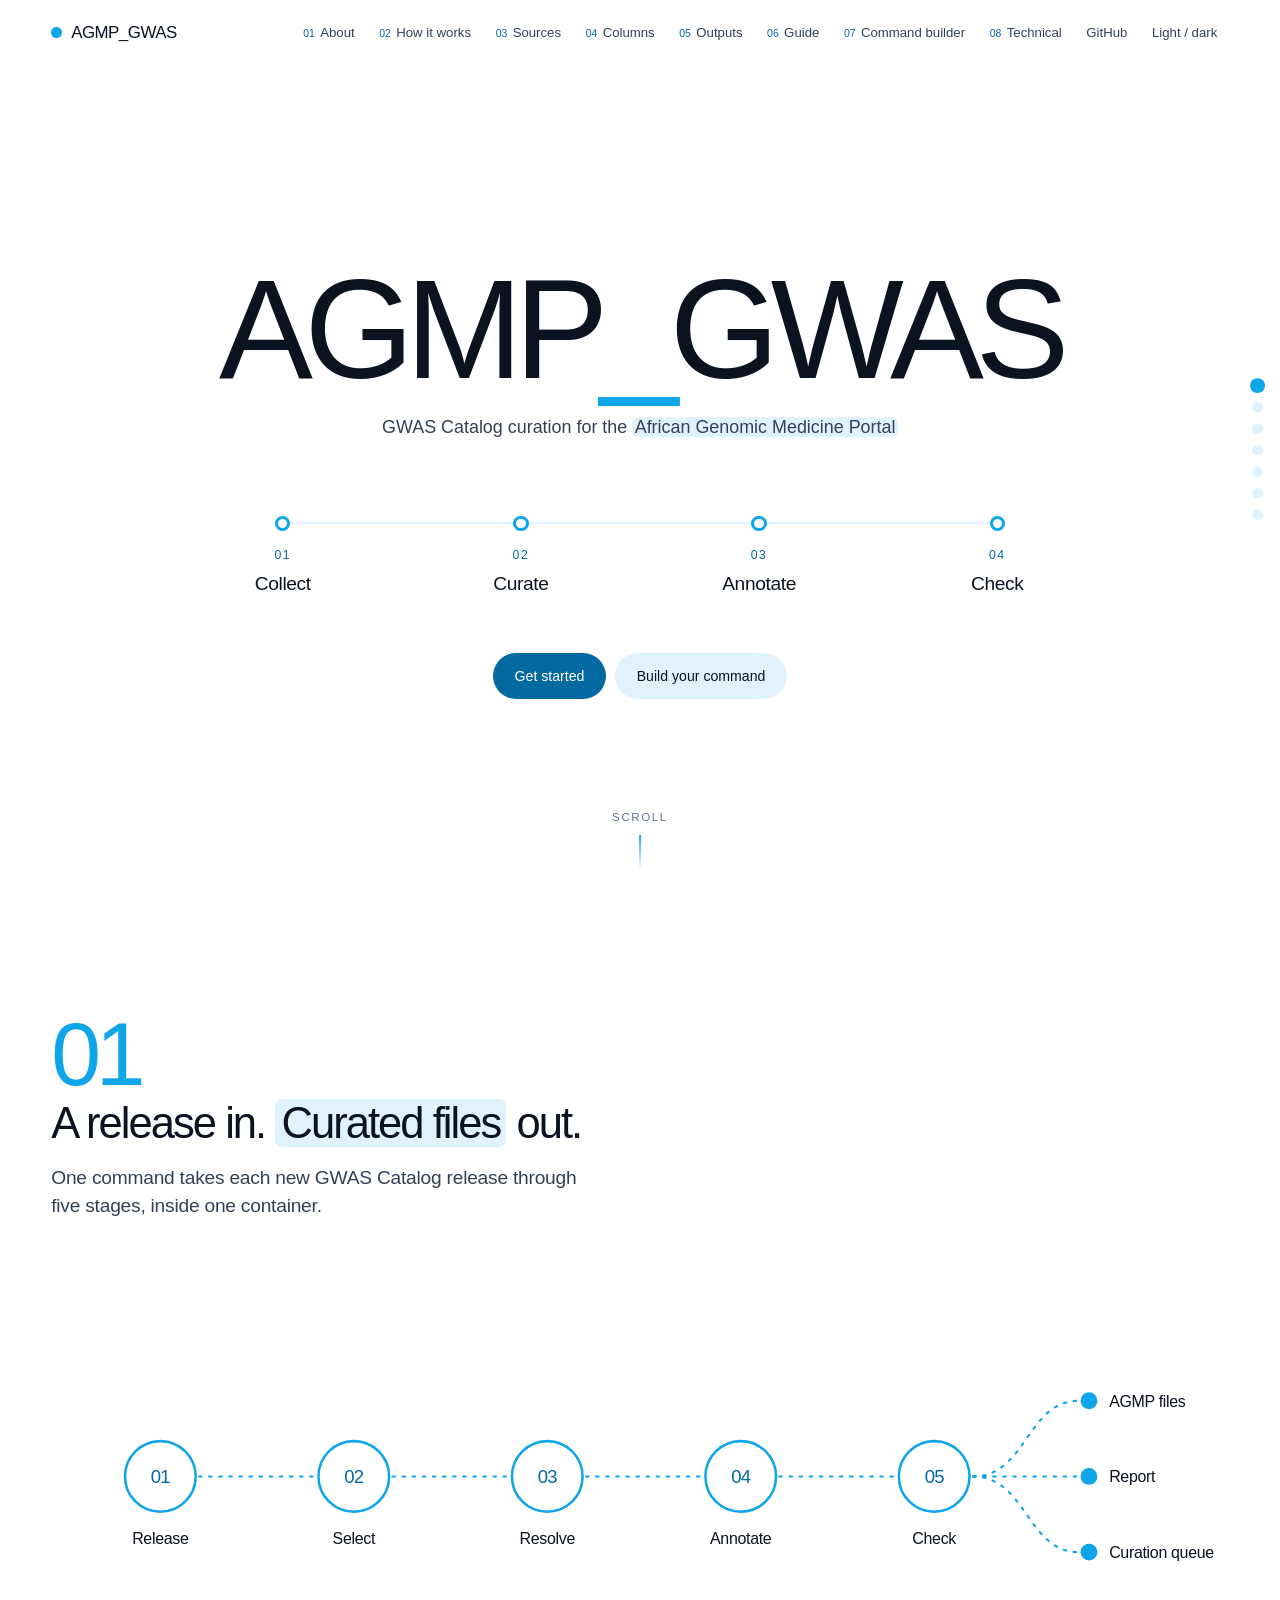
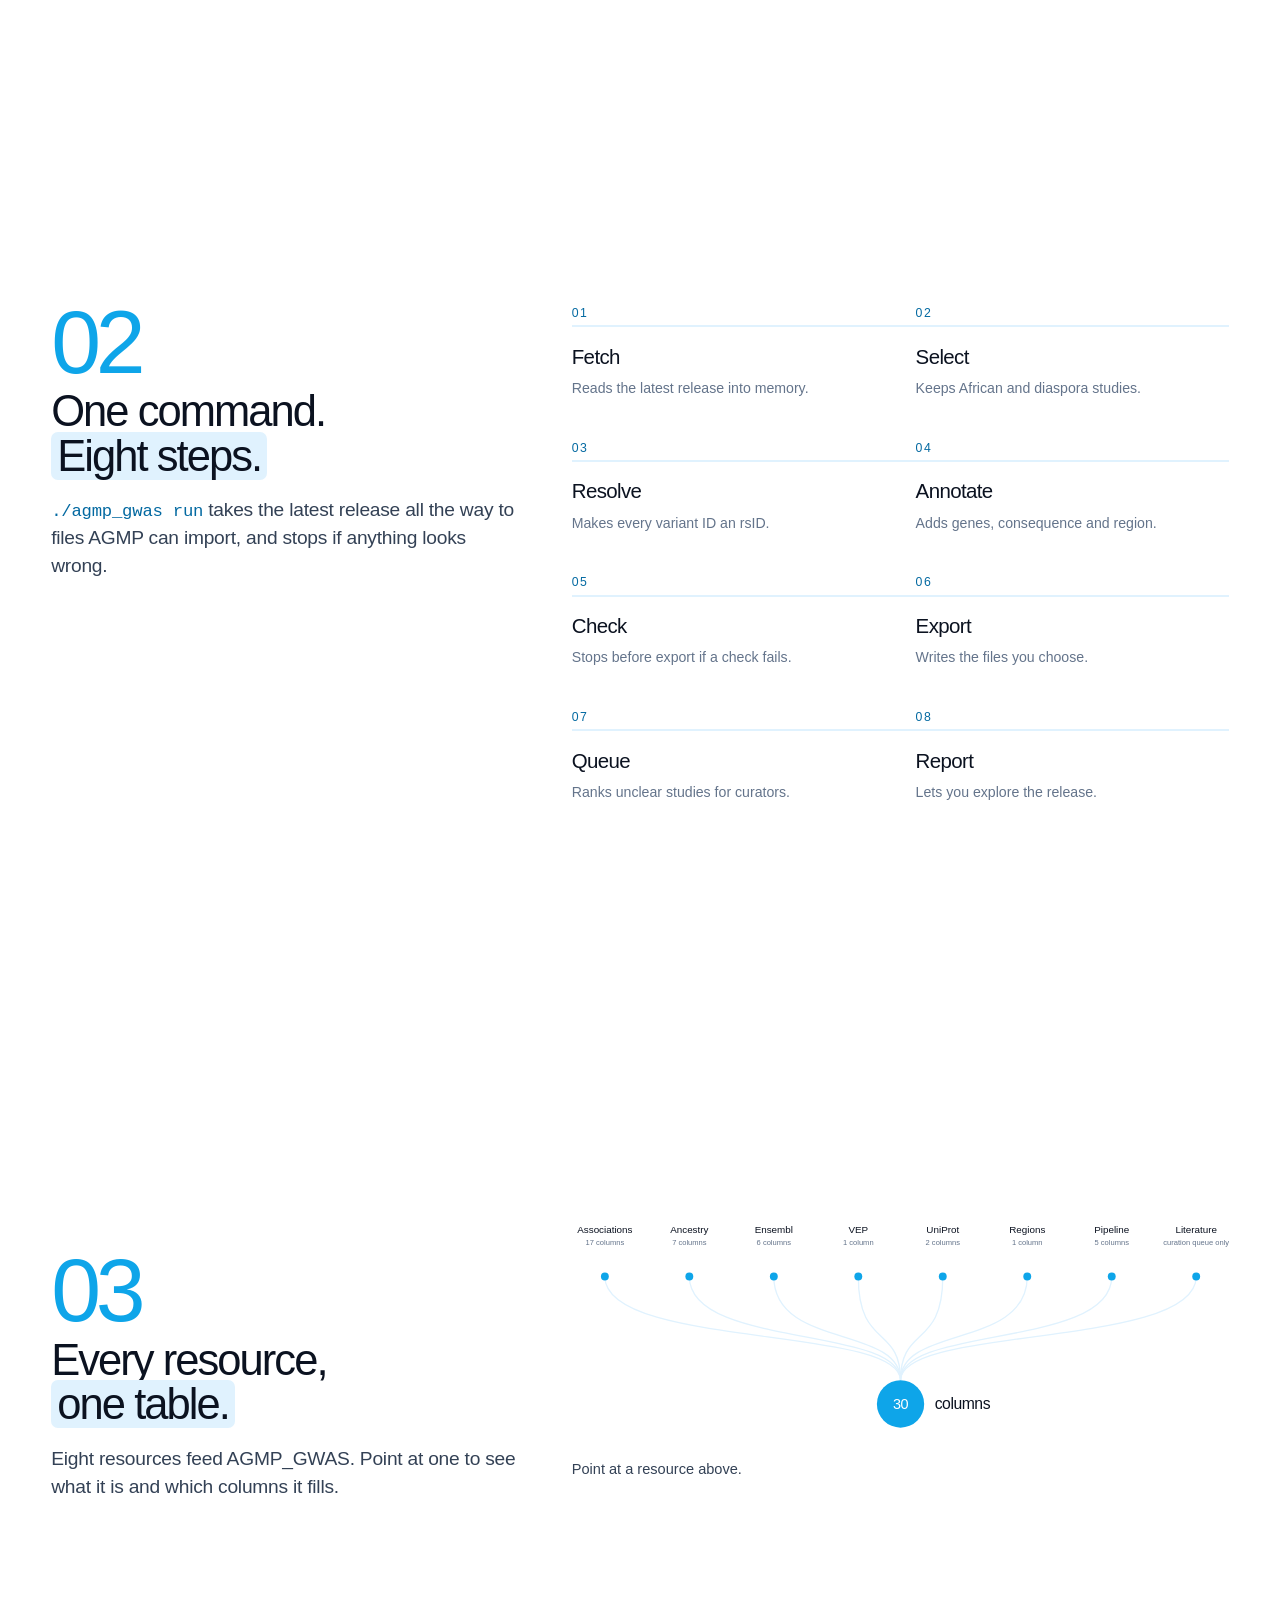
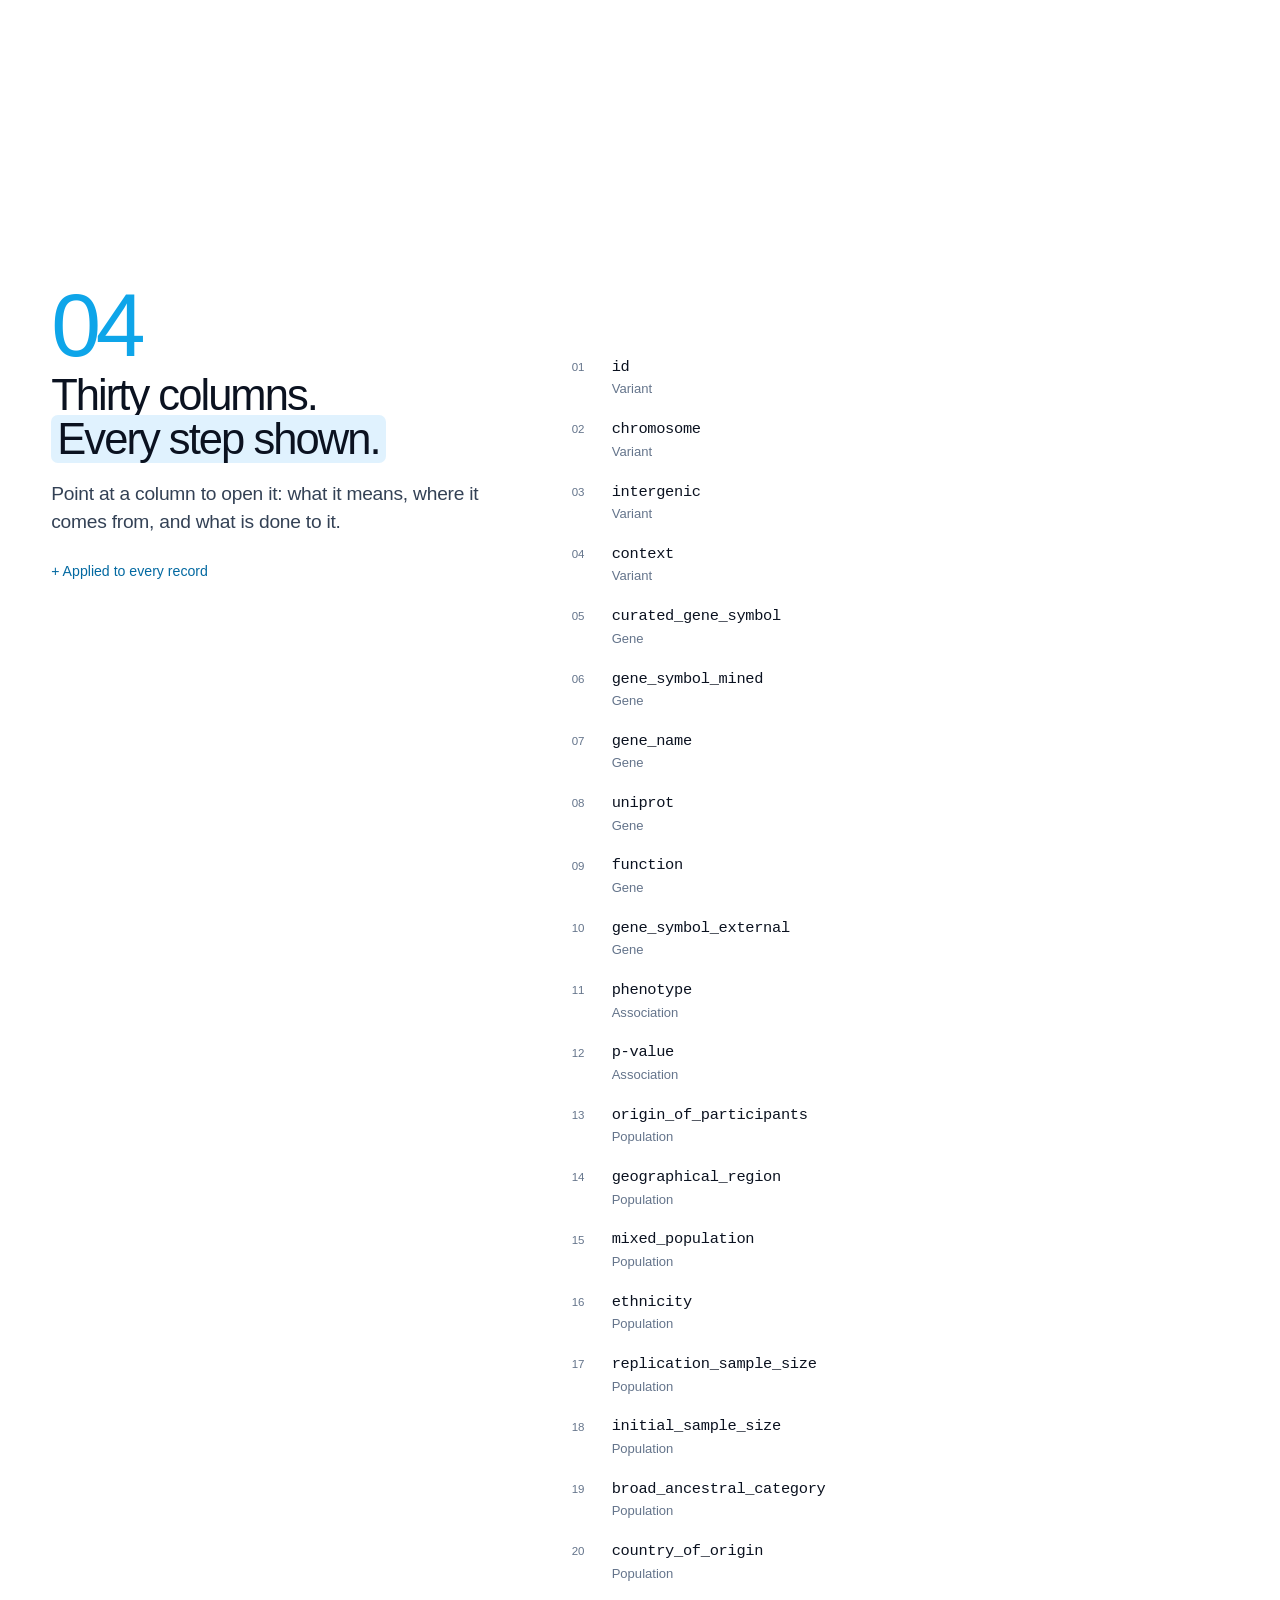
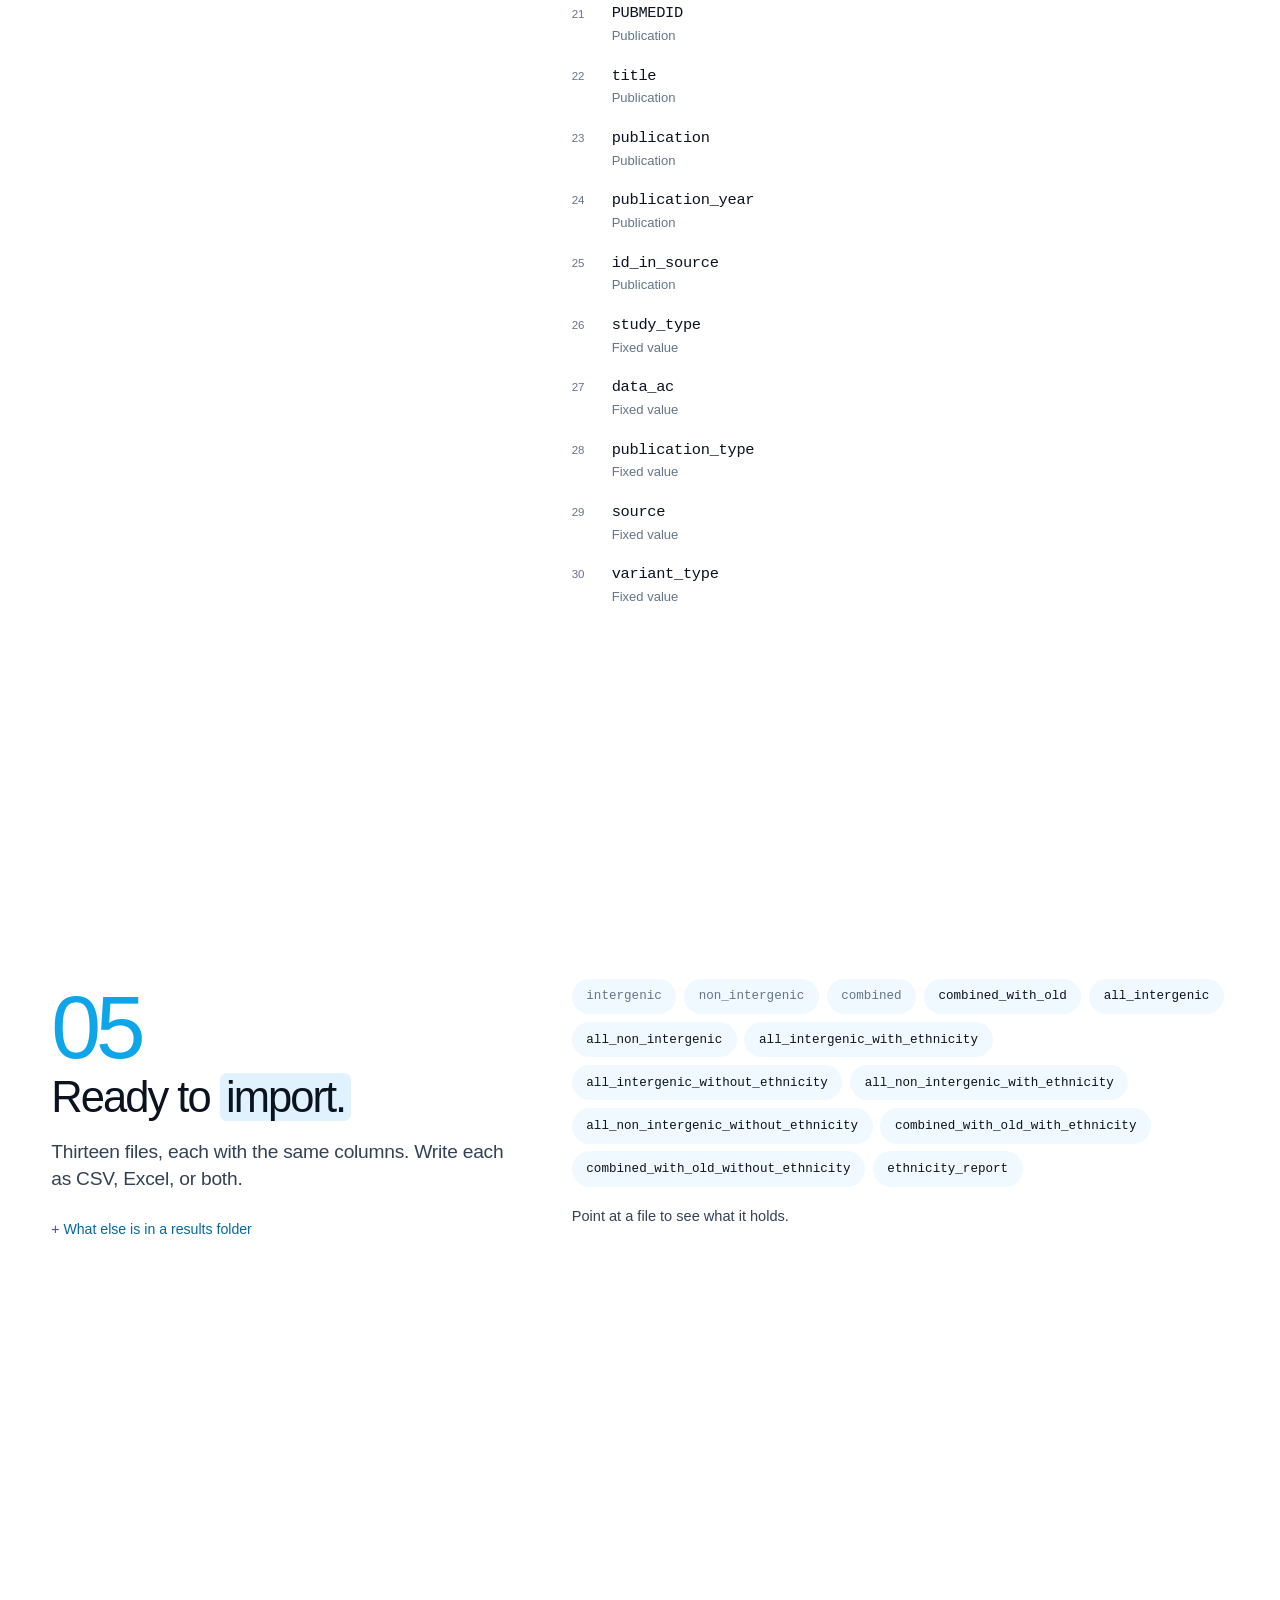
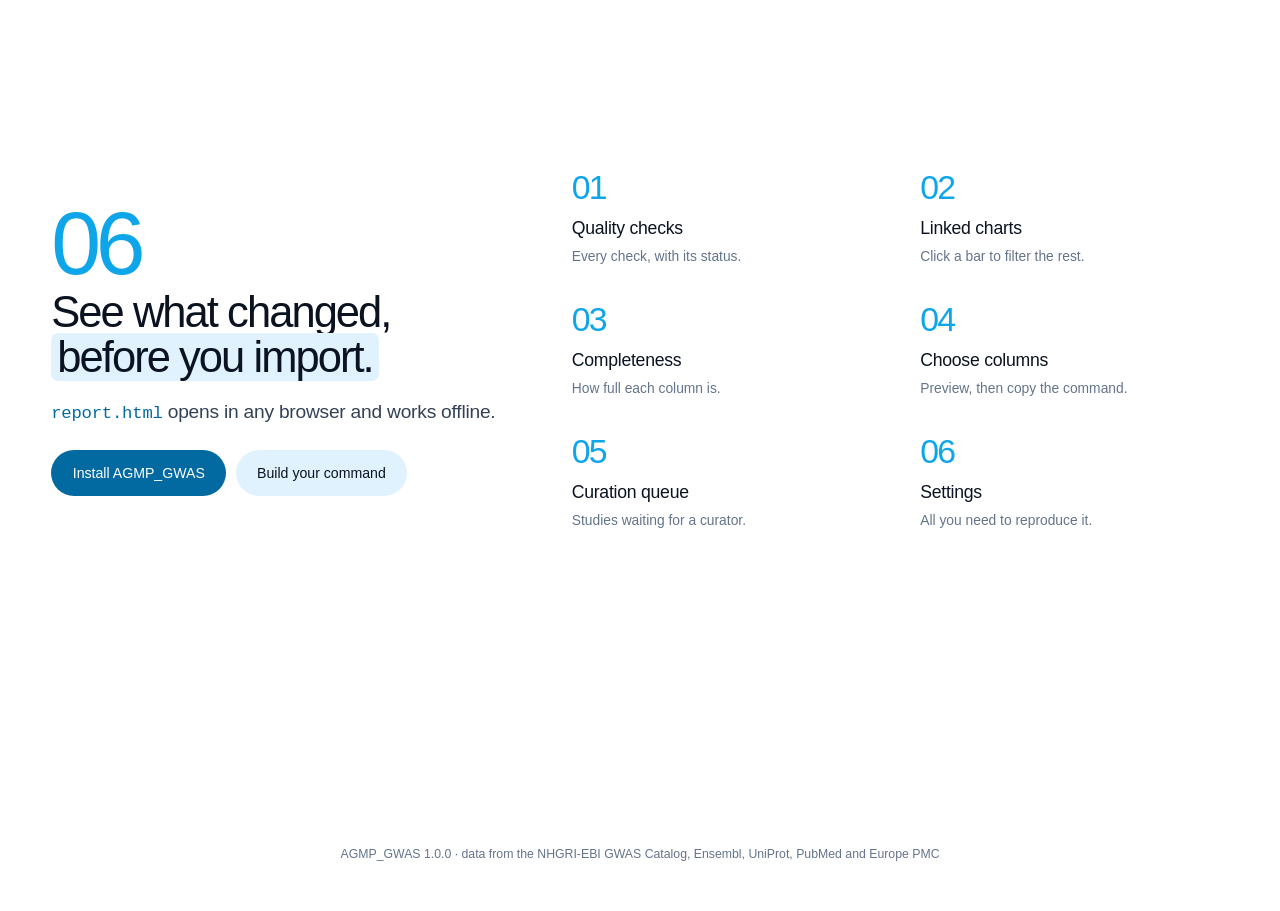
<file: docs/index.html>
<!doctype html>
<html lang="en" class="snap">
<head>
<meta charset="utf-8">
<meta name="viewport" content="width=device-width, initial-scale=1">
<title>AGMP_GWAS</title>
<meta name="description" content="AGMP_GWAS curates GWAS Catalog associations relevant to African populations and the diaspora for the African Genomic Medicine Portal.">
<script>document.documentElement.classList.add("js")</script>
<link rel="stylesheet" href="assets/style.css">
</head>
<body>
<main>

<!-- ============================================================ hero -->
<section class="panel hero" id="top" data-label="AGMP_GWAS">
  <div class="wrap">
    <h1 class="display reveal">AGMP<em>_</em>GWAS</h1>
    <p class="kicker reveal" style="--d:.1s">GWAS Catalog curation for the <mark>African Genomic Medicine Portal</mark></p>
    <nav class="journey reveal" style="--d:.2s" aria-label="The four stages">
      <a href="#how"><b>01</b><span>Collect</span></a>
      <a href="#how"><b>02</b><span>Curate</span></a>
      <a href="#sources"><b>03</b><span>Annotate</span></a>
      <a href="#outputs"><b>04</b><span>Check</span></a>
    </nav>
    <div class="pills reveal" style="--d:.3s;justify-content:center;margin-top:3.5rem"><a class="pill" href="guide.html#install">Get started</a><a class="pill soft" href="builder.html">Build your command</a></div>
  </div>
  <span class="scrollcue" aria-hidden="true">Scroll</span>
</section>

<!-- =========================================================== about -->
<section class="panel" id="about" data-label="About">
  <div class="wrap">
    <div class="intro" style="max-width:none">
      <span class="num">01</span>
      <h2 class="big">A release in. <mark>Curated files</mark> out.</h2>
      <p class="lede">One command takes each new GWAS Catalog release through five stages, inside one container.</p>
    </div>
    <figure class="wf"><svg class="wf-wide" viewBox="0 0 1400 400" role="img" aria-labelledby="wfT"><title id="wfT">Five stages, release, select, resolve, annotate and check, lead to three outputs: AGMP files, a report and a curation queue.</title><line class="wf-flow" x1="176" y1="230" x2="314" y2="230"/><line class="wf-flow" x1="406" y1="230" x2="544" y2="230"/><line class="wf-flow" x1="636" y1="230" x2="774" y2="230"/><line class="wf-flow" x1="866" y1="230" x2="1004" y2="230"/><g class="wf-node"><circle cx="130" cy="230" r="42"/><text class="wf-n" x="130" y="238" text-anchor="middle">01</text><text class="wf-t" x="130" y="310" text-anchor="middle">Release</text></g><g class="wf-node"><circle cx="360" cy="230" r="42"/><text class="wf-n" x="360" y="238" text-anchor="middle">02</text><text class="wf-t" x="360" y="310" text-anchor="middle">Select</text></g><g class="wf-node"><circle cx="590" cy="230" r="42"/><text class="wf-n" x="590" y="238" text-anchor="middle">03</text><text class="wf-t" x="590" y="310" text-anchor="middle">Resolve</text></g><g class="wf-node"><circle cx="820" cy="230" r="42"/><text class="wf-n" x="820" y="238" text-anchor="middle">04</text><text class="wf-t" x="820" y="310" text-anchor="middle">Annotate</text></g><g class="wf-node"><circle cx="1050" cy="230" r="42"/><text class="wf-n" x="1050" y="238" text-anchor="middle">05</text><text class="wf-t" x="1050" y="310" text-anchor="middle">Check</text></g><path class="wf-flow" d="M1096,230 C1160,230 1160,140 1222,140"/><circle class="wf-out" cx="1234" cy="140" r="10"/><text class="wf-t" x="1258" y="147">AGMP files</text><path class="wf-flow" d="M1096,230 C1160,230 1160,230 1222,230"/><circle class="wf-out" cx="1234" cy="230" r="10"/><text class="wf-t" x="1258" y="237">Report</text><path class="wf-flow" d="M1096,230 C1160,230 1160,320 1222,320"/><circle class="wf-out" cx="1234" cy="320" r="10"/><text class="wf-t" x="1258" y="327">Curation queue</text></svg><svg class="wf-tall" viewBox="0 0 360 820" role="img" aria-labelledby="wfT2"><title id="wfT2">Five stages lead to three outputs: AGMP files, a report and a curation queue.</title><line class="wf-flow" x1="60" y1="88" x2="60" y2="132"/><g class="wf-node"><circle cx="60" cy="50" r="34"/><text class="wf-n" x="60" y="57" text-anchor="middle">01</text><text class="wf-t" x="118" y="57">Release</text></g><line class="wf-flow" x1="60" y1="208" x2="60" y2="252"/><g class="wf-node"><circle cx="60" cy="170" r="34"/><text class="wf-n" x="60" y="177" text-anchor="middle">02</text><text class="wf-t" x="118" y="177">Select</text></g><line class="wf-flow" x1="60" y1="328" x2="60" y2="372"/><g class="wf-node"><circle cx="60" cy="290" r="34"/><text class="wf-n" x="60" y="297" text-anchor="middle">03</text><text class="wf-t" x="118" y="297">Resolve</text></g><line class="wf-flow" x1="60" y1="448" x2="60" y2="492"/><g class="wf-node"><circle cx="60" cy="410" r="34"/><text class="wf-n" x="60" y="417" text-anchor="middle">04</text><text class="wf-t" x="118" y="417">Annotate</text></g><g class="wf-node"><circle cx="60" cy="530" r="34"/><text class="wf-n" x="60" y="537" text-anchor="middle">05</text><text class="wf-t" x="118" y="537">Check</text></g><path class="wf-flow" d="M60,568 C60,620 60,650 86,650"/><circle class="wf-out" cx="98" cy="650" r="10"/><text class="wf-t" x="122" y="657">AGMP files</text><path class="wf-flow" d="M60,568 C60,690 60,720 86,720"/><circle class="wf-out" cx="98" cy="720" r="10"/><text class="wf-t" x="122" y="727">Report</text><path class="wf-flow" d="M60,568 C60,760 60,790 86,790"/><circle class="wf-out" cx="98" cy="790" r="10"/><text class="wf-t" x="122" y="797">Curation queue</text></svg></figure>
  </div>
</section>

<!-- ==================================================== how it works -->
<section class="panel" id="how" data-label="How it works">
  <div class="wrap split">
    <div class="intro">
      <span class="num">02</span>
      <h2 class="big">One command.<br><mark>Eight steps.</mark></h2>
      <p class="lede"><code>./agmp_gwas run</code> takes the latest release all the way to files AGMP can import, and stops if anything looks wrong.</p>
    </div>
    <div class="track">
      <div><h4>Fetch</h4><p>Reads the latest release into memory.</p></div>
      <div><h4>Select</h4><p>Keeps African and diaspora studies.</p></div>
      <div><h4>Resolve</h4><p>Makes every variant ID an rsID.</p></div>
      <div><h4>Annotate</h4><p>Adds genes, consequence and region.</p></div>
      <div><h4>Check</h4><p>Stops before export if a check fails.</p></div>
      <div><h4>Export</h4><p>Writes the files you choose.</p></div>
      <div><h4>Queue</h4><p>Ranks unclear studies for curators.</p></div>
      <div><h4>Report</h4><p>Lets you explore the release.</p></div>
    </div>
  </div>
</section>

<!-- ========================================================= sources -->
<section class="panel" id="sources" data-label="Sources">
  <div class="wrap split center">
    <div class="intro">
      <span class="num">03</span>
      <h2 class="big">Every resource,<br><mark>one table.</mark></h2>
      <p class="lede">Eight resources feed AGMP_GWAS. Point at one to see what it is and which columns it fills.</p>
    </div>
    <div>
      <div class="flow" id="flow"></div>
      <div class="respills" id="resPills" role="group" aria-label="Resources"></div>
      <div class="flowcard" id="flowCard" aria-live="polite"></div>
    </div>
  </div>
</section>

<!-- ========================================================= columns -->
<section class="panel" id="columns" data-label="Columns">
  <div class="wrap split">
    <div class="intro">
      <span class="num">04</span>
      <h2 class="big">Thirty columns.<br><mark>Every step shown.</mark></h2>
      <p class="lede">Point at a column to open it: what it means, where it comes from, and what is done to it.</p>
      <details class="quiet"><summary>Applied to every record</summary><ol id="recordSteps"></ol></details>
    </div>
    <div>
      <div class="filterbar" id="colFilter" role="group" aria-label="Show the columns from one resource"></div>
      <div class="collist" id="colList"></div>
    </div>
  </div>
</section>

<!-- ========================================================= outputs -->
<section class="panel" id="outputs" data-label="Outputs">
  <div class="wrap split center">
    <div class="intro">
      <span class="num">05</span>
      <h2 class="big">Ready to <mark>import.</mark></h2>
      <p class="lede">Thirteen files, each with the same columns. Write each as CSV, Excel, or both.</p>
      <details class="quiet"><summary>What else is in a results folder</summary>
<pre class="nocopy"><code>report.html               <span class="c">interactive report</span>
export/                   <span class="c">these files, and MANIFEST.tsv</span>
qc.tsv                    <span class="c">quality checks</span>
curation_queue.tsv        <span class="c">unresolved studies, ranked</span>
unmapped_variants.tsv     <span class="c">IDs not mapped, and why</span>
release.json              <span class="c">source files, dates, counts</span>
run_settings.yaml         <span class="c">every setting used</span></code></pre></details>
    </div>
    <div>
      <div class="filepills" id="filePills"></div>
      <p class="filehint" id="fileHint" aria-live="polite">Point at a file to see what it holds.</p>
    </div>
  </div>
</section>

<!-- ========================================================== report -->
<section class="panel" id="report" data-label="Report">
  <div class="wrap split center">
    <div class="intro">
      <span class="num">06</span>
      <h2 class="big">See what changed,<br><mark>before you import.</mark></h2>
      <p class="lede"><code>report.html</code> opens in any browser and works offline.</p>
      <div class="pills"><a class="pill" href="guide.html#install">Install AGMP_GWAS</a><a class="pill soft" href="builder.html">Build your command</a></div>
    </div>
    <div class="features">
      <div><h4>Quality checks</h4><p>Every check, with its status.</p></div>
      <div><h4>Linked charts</h4><p>Click a bar to filter the rest.</p></div>
      <div><h4>Completeness</h4><p>How full each column is.</p></div>
      <div><h4>Choose columns</h4><p>Preview, then copy the command.</p></div>
      <div><h4>Curation queue</h4><p>Studies waiting for a curator.</p></div>
      <div><h4>Settings</h4><p>All you need to reproduce it.</p></div>
    </div>
  </div>
</section>

</main>
<script src="assets/data.js"></script>
<script src="assets/site.js"></script>
<script>
(function () {
  "use strict";
  const A = window.AGMP;
  const esc = s => String(s).replace(/&/g, "&amp;").replace(/</g, "&lt;").replace(/>/g, "&gt;");
  const R = A.resources, C = A.columns;
  const rById = Object.fromEntries(R.map(r => [r.id, r]));
  const feeds = id => C.filter(c => id in c.sources).map(c => c.name);
  const fedText = id => id === "literature" ? "curation queue only" : `${feeds(id).length} column${feeds(id).length === 1 ? "" : "s"}`;

  // ---------------------------------------------------- data-flow diagram
  const W = 1000, H = 330, top = 36, hubX = W / 2, hubY = 280, hubR = 36;
  const xs = R.map((_, i) => 50 + i * (W - 100) / (R.length - 1));
  let s = `<svg viewBox="0 0 ${W} ${H}" role="img" aria-label="Eight resources flow into AGMP_GWAS">`;
  R.forEach((r, i) => {
    const x = xs[i], y = top + 50;
    s += `<path class="wire" data-r="${r.id}" d="M${x},${y} C${x},${y + 110} ${hubX},${hubY - 120} ${hubX},${hubY - hubR}"/>`;
  });
  R.forEach((r, i) => {
    const x = xs[i];
    s += `<g class="src" data-r="${r.id}" tabindex="0" role="button" aria-label="${esc(r.name)}, ${esc(fedText(r.id))}">` +
      `<rect x="${x - 58}" y="0" width="116" height="${top + 62}" fill="transparent"/>` +
      `<text x="${x}" y="${top - 16}" text-anchor="middle">${esc(r.short)}</text>` +
      `<text class="sub" x="${x}" y="${top + 2}" text-anchor="middle">${esc(fedText(r.id))}</text>` +
      `<circle class="dot" cx="${x}" cy="${top + 50}" r="6"/></g>`;
  });
  s += `<circle class="hub" cx="${hubX}" cy="${hubY}" r="${hubR}"/>` +
       `<text class="hubnum" x="${hubX}" y="${hubY + 8}" text-anchor="middle">30</text>` +
       `<text class="hubtext" x="${hubX + hubR + 16}" y="${hubY + 8}">columns</text></svg>`;
  const flow = document.getElementById("flow");
  flow.innerHTML = s;
  const card = document.getElementById("flowCard");
  const idle = `<p class="note">Point at a resource above.</p>`;
  card.innerHTML = idle;
  function focus(id) {
    flow.querySelectorAll(".wire").forEach(w => w.classList.toggle("on", w.dataset.r === id));
    if (!id) { card.innerHTML = idle; return; }
    const r = rById[id], f = feeds(id);
    card.innerHTML = `<h4>${esc(r.name)}</h4><p>${esc(r.what)}</p>` +
      `<div class="cols">${f.length ? f.map(n => `<span>${esc(n)}</span>`).join("") : "<span>the curation queue</span>"}</div>`;
  }
  flow.querySelectorAll(".src").forEach(el => {
    el.addEventListener("mouseenter", () => focus(el.dataset.r));
    el.addEventListener("focus", () => focus(el.dataset.r));
    el.addEventListener("click", () => {
      if (el.dataset.r === "literature") return;
      setFilter(el.dataset.r); document.getElementById("columns").scrollIntoView();
    });
    el.addEventListener("keydown", e => { if (e.key === "Enter") el.click(); });
  });
  flow.addEventListener("mouseleave", () => focus(null));
  // small screens: tap a resource pill
  const rp = document.getElementById("resPills");
  rp.innerHTML = R.map(r => `<button type="button" data-r="${r.id}">${esc(r.short)}</button>`).join("");
  rp.addEventListener("click", e => {
    const b = e.target.closest("button"); if (!b) return;
    rp.querySelectorAll("button").forEach(x => x.classList.toggle("on", x === b));
    focus(b.dataset.r);
  });

  // -------------------------------------------- columns, open on hover
  document.getElementById("recordSteps").innerHTML = A.record_steps.map(x => `<li>${esc(x)}</li>`).join("");
  const ORDER = ["Variant", "Gene", "Association", "Population", "Publication", "Fixed"];
  const shown = ORDER.flatMap(g => C.filter(c => c.group === g));
  const list = document.getElementById("colList");
  list.innerHTML = shown.map((c, i) =>
    `<div class="colrow" tabindex="0" data-sources="${Object.keys(c.sources).join(" ")}">` +
    `<span class="i">${String(i + 1).padStart(2, "0")}</span>` +
    `<span class="name">${esc(c.name)}</span><span class="short">${esc(c.group === "Fixed" ? "Fixed value" : c.group)}</span>` +
    `<div class="more"><div><p style="margin:.5rem 0 0;color:var(--ink-2);font-size:.9rem">${esc(c.desc)}</p><div class="src">` +
    Object.entries(c.sources).map(([k, v]) => `<span><b>${esc(rById[k].short)}</b> · ${esc(v)}</span>`).join("") +
    `</div><ol>${c.steps.map(x => `<li>${esc(x)}</li>`).join("")}</ol></div></div></div>`).join("");
  list.addEventListener("click", e => { const r = e.target.closest(".colrow"); if (r) r.classList.toggle("open"); });
  const fbar = document.getElementById("colFilter");
  const opts = [["", "All"], ...R.filter(r => r.id !== "literature").map(r => [r.id, r.short])];
  fbar.innerHTML = opts.map(([id, t]) => `<button type="button" class="chip" data-f="${id}" aria-pressed="${id === ""}">${esc(t)}</button>`).join("");
  function setFilter(id) {
    fbar.querySelectorAll(".chip").forEach(b => b.setAttribute("aria-pressed", String(b.dataset.f === (id || ""))));
    list.querySelectorAll(".colrow").forEach(c => { c.hidden = !!id && !c.dataset.sources.split(" ").includes(id); });
  }
  fbar.addEventListener("click", e => { const b = e.target.closest(".chip"); if (b) setFilter(b.dataset.f); });

  // ---------------------------------------------------- output files
  const hint = document.getElementById("fileHint");
  const fp = document.getElementById("filePills");
  fp.innerHTML = A.splits.map(sp => `<span tabindex="0" data-d="${esc(sp.desc)}"${sp.new_only ? " data-new" : ""}>${esc(sp.name)}</span>`).join("");
  fp.querySelectorAll("span").forEach(el => {
    const show = () => {
      fp.querySelectorAll("span").forEach(x => x.classList.toggle("on", x === el));
      hint.innerHTML = `<code>${esc(el.textContent)}</code><br>${esc(el.dataset.d)}`;
    };
    el.addEventListener("mouseenter", show); el.addEventListener("focus", show);
  });
})();
</script>
</body>
</html>
</file>
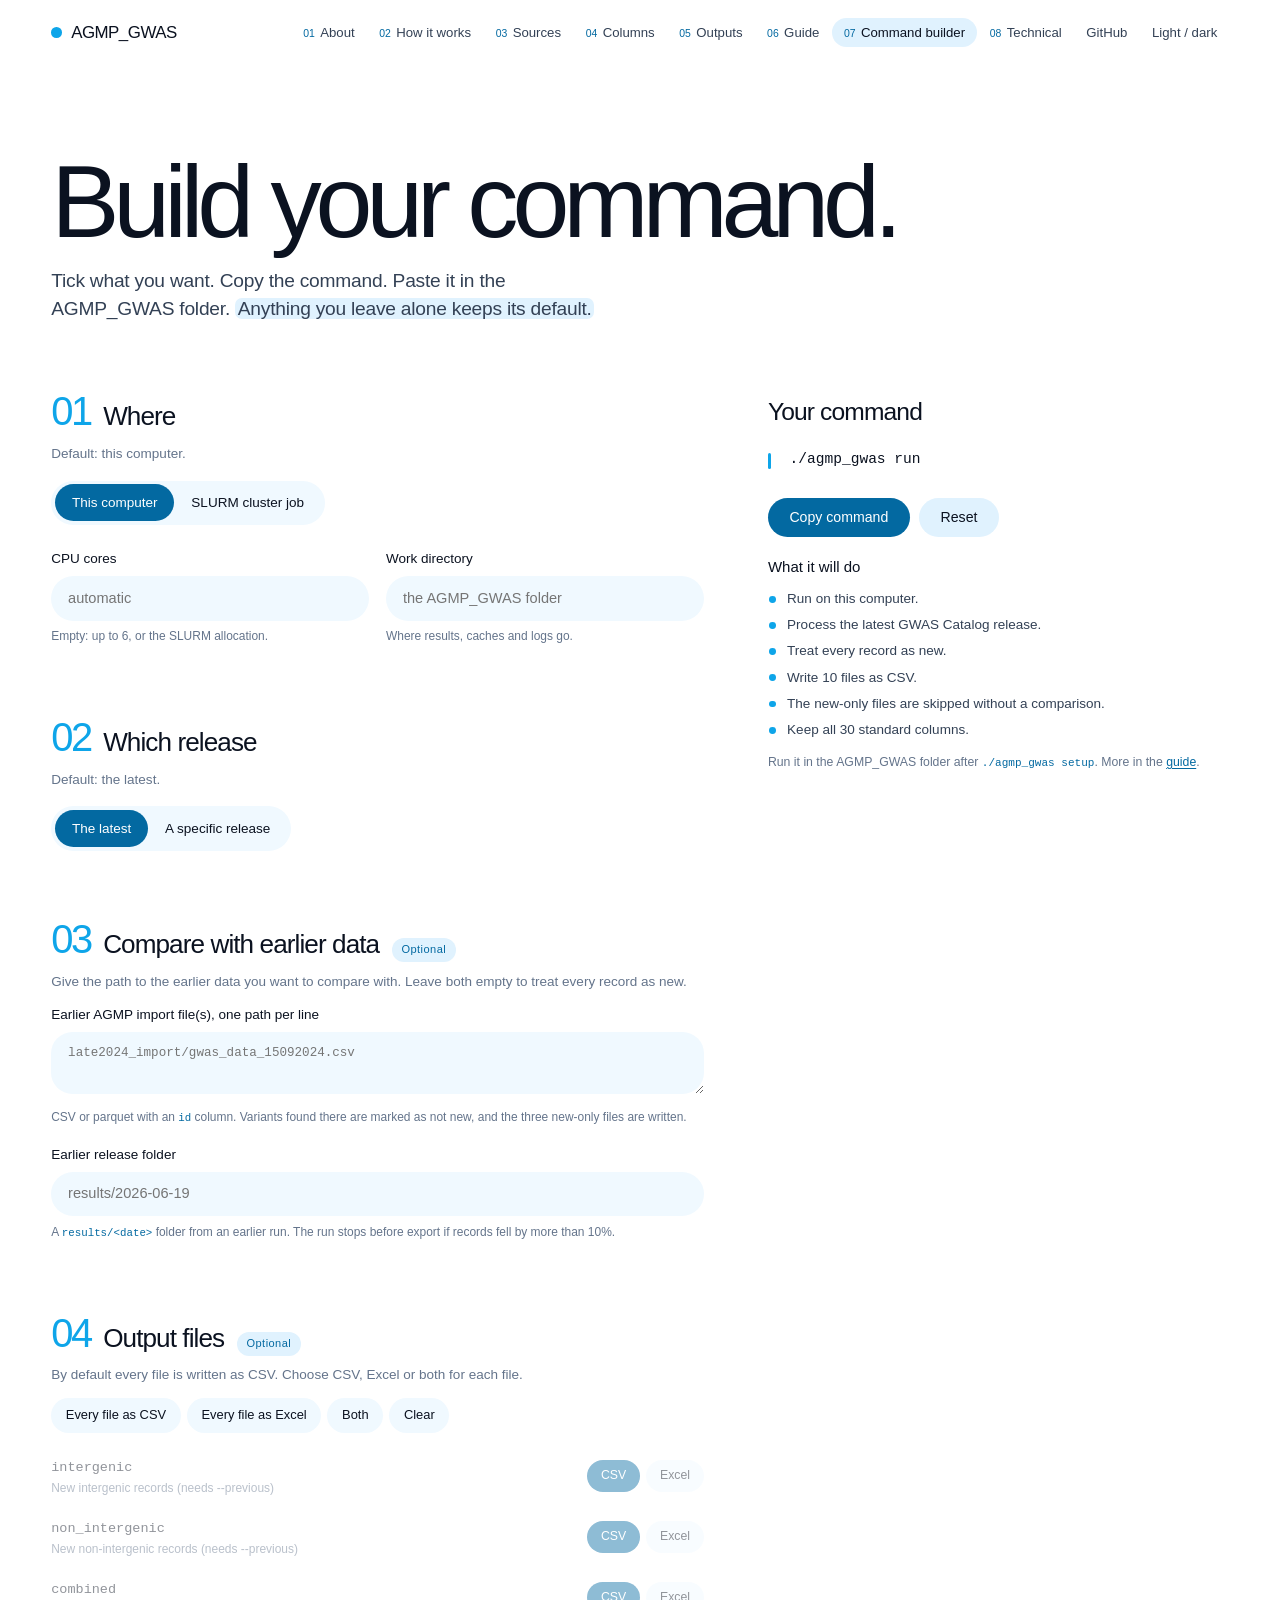
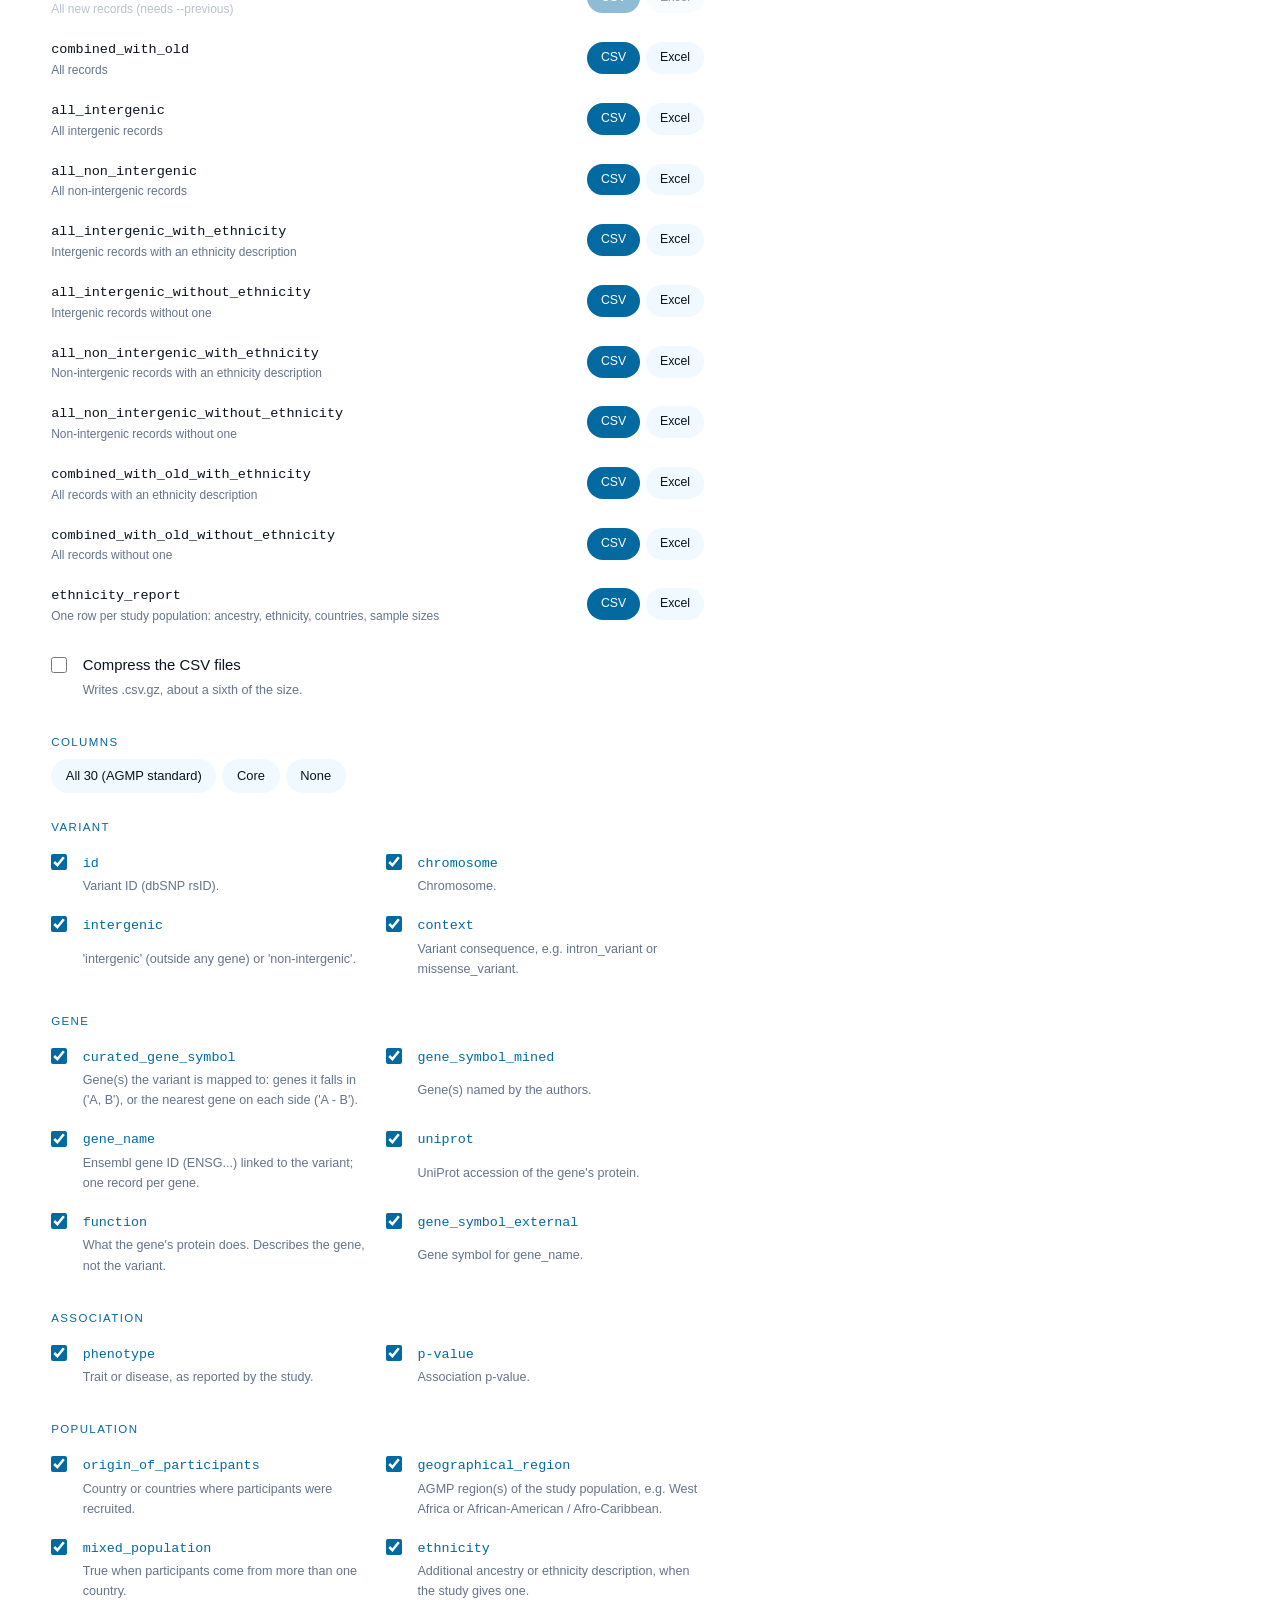
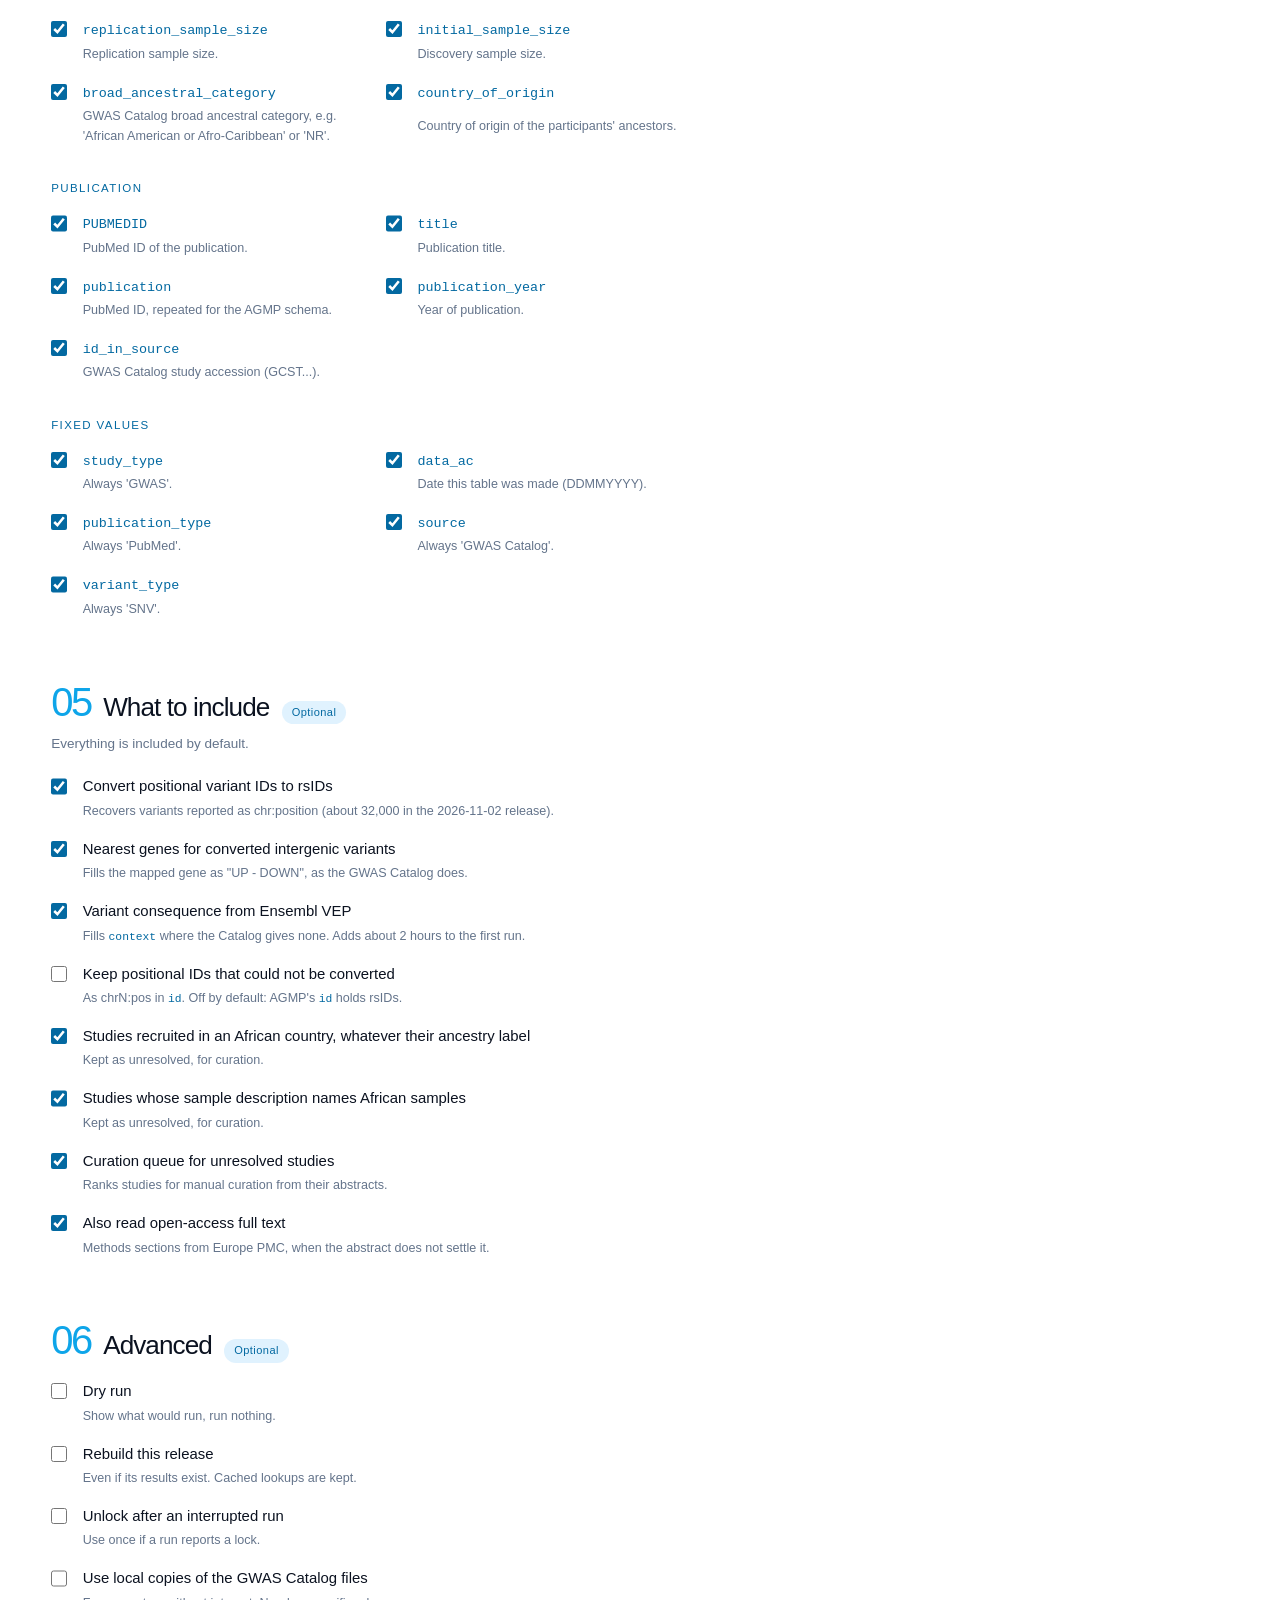
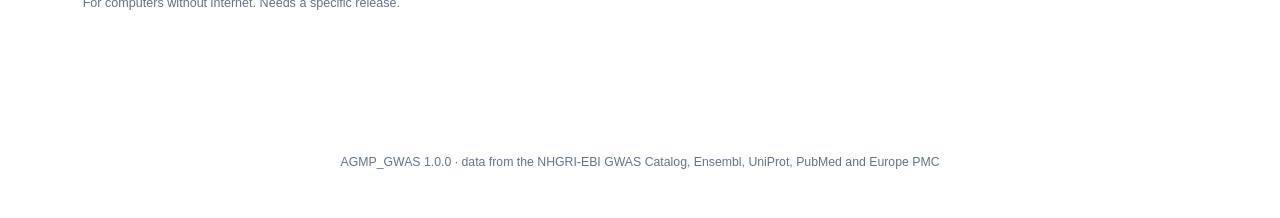
<file: docs/builder.html>
<!doctype html>
<html lang="en">
<head>
<script>document.documentElement.classList.add("js")</script>
<meta charset="utf-8">
<meta name="viewport" content="width=device-width, initial-scale=1">
<title>Command Builder</title>
<link rel="stylesheet" href="assets/style.css">
</head>
<body>
<main>
<section class="pagehead">
  <div class="wrap">
    
    <h1 class="display">Build your command.</h1>
    <p class="lede">Tick what you want. Copy the command. Paste it in the AGMP_GWAS folder. <mark>Anything you leave alone keeps its default.</mark></p>
  </div>
</section>

<div>
<form class="builder" id="b" onsubmit="return false" autocomplete="off">
<div class="opts">

<fieldset>
  <legend><b>01</b>Where</legend>
  <p class="why">Default: this computer.</p>
  <div class="seg" role="radiogroup" aria-label="Where it runs">
    <label><input type="radio" name="where" value="local" checked>This computer</label>
    <label><input type="radio" name="where" value="slurm">SLURM cluster job</label>
  </div>
  <div id="slurmBox" hidden>
    <div class="row">
      <div class="field"><label for="time">Time limit</label><input type="text" id="time" placeholder="08:00:00"><div class="d">A first run takes about 4 hours.</div></div>
      <div class="field"><label for="mem">Memory</label><input type="text" id="mem" placeholder="6G"></div>
    </div>
    <div class="row">
      <div class="field"><label for="partition">Partition</label><input type="text" id="partition" placeholder="cluster default"></div>
      <div class="field"><label for="account">Account</label><input type="text" id="account" placeholder="only if your cluster needs one"></div>
    </div>
  </div>
  <div class="row">
    <div class="field"><label for="cores">CPU cores</label><input type="number" id="cores" min="1" max="128" placeholder="automatic"><div class="d">Empty: up to 6, or the SLURM allocation.</div></div>
    <div class="field"><label for="workdir">Work directory</label><input type="text" id="workdir" placeholder="the AGMP_GWAS folder"><div class="d">Where results, caches and logs go.</div></div>
  </div>
</fieldset>

<fieldset>
  <legend><b>02</b>Which release</legend>
  <p class="why">Default: the latest.</p>
  <div class="seg" role="radiogroup" aria-label="Which release">
    <label><input type="radio" name="rel" value="latest" checked>The latest</label>
    <label><input type="radio" name="rel" value="date">A specific release</label>
  </div>
  <div class="field" id="relBox" hidden><label for="release">Release date</label><input type="text" id="release" placeholder="2026-11-02"><div class="d">YYYY-MM-DD, as in the name of a results folder.</div></div>
</fieldset>

<fieldset>
  <legend><b>03</b>Compare with earlier data <span class="tag">Optional</span></legend>
  <p class="why">Give the path to the earlier data you want to compare with. Leave both empty to treat every record as new.</p>
  <div class="field"><label for="prevFiles">Earlier AGMP import file(s), one path per line</label>
    <textarea id="prevFiles" placeholder="late2024_import/gwas_data_15092024.csv"></textarea>
    <div class="d">CSV or parquet with an <code>id</code> column. Variants found there are marked as not new, and the three new-only files are written.</div></div>
  <div class="field"><label for="relPath">Earlier release folder</label>
    <input type="text" id="relPath" placeholder="results/2026-06-19">
    <div class="d">A <code>results/&lt;date&gt;</code> folder from an earlier run. The run stops before export if records fell by more than 10%.</div></div>
</fieldset>

<fieldset>
  <legend><b>04</b>Output files <span class="tag">Optional</span></legend>
  <p class="why">By default every file is written as CSV. Choose CSV, Excel or both for each file.</p>
  <div class="mini">
    <button type="button" class="chip" data-files="csv">Every file as CSV</button>
    <button type="button" class="chip" data-files="excel">Every file as Excel</button>
    <button type="button" class="chip" data-files="both">Both</button>
    <button type="button" class="chip" data-files="none">Clear</button>
  </div>
  <div class="files" id="files"></div>
  <label class="opt" style="margin-top:12px"><input type="checkbox" id="gzip"><span class="t">Compress the CSV files</span><span class="d">Writes .csv.gz, about a sixth of the size.</span></label>
  <div class="group-h">Columns</div>
  <div class="mini"><button type="button" class="chip" data-cols="all">All 30 (AGMP standard)</button><button type="button" class="chip" data-cols="core">Core</button><button type="button" class="chip" data-cols="none">None</button></div>
  <div id="cols"></div>
</fieldset>

<fieldset>
  <legend><b>05</b>What to include <span class="tag">Optional</span></legend>
  <p class="why">Everything is included by default.</p>
  <label class="opt"><input type="checkbox" id="rescue" checked><span class="t">Convert positional variant IDs to rsIDs</span><span class="d">Recovers variants reported as chr:position (about 32,000 in the 2026-11-02 release).</span></label>
  <label class="opt"><input type="checkbox" id="flank" checked><span class="t">Nearest genes for converted intergenic variants</span><span class="d">Fills the mapped gene as "UP - DOWN", as the GWAS Catalog does.</span></label>
  <label class="opt"><input type="checkbox" id="vep" checked><span class="t">Variant consequence from Ensembl VEP</span><span class="d">Fills <code>context</code> where the Catalog gives none. Adds about 2 hours to the first run.</span></label>
  <label class="opt"><input type="checkbox" id="keepPos"><span class="t">Keep positional IDs that could not be converted</span><span class="d">As chrN:pos in <code>id</code>. Off by default: AGMP's <code>id</code> holds rsIDs.</span></label>
  <label class="opt"><input type="checkbox" id="countryRoute" checked><span class="t">Studies recruited in an African country, whatever their ancestry label</span><span class="d">Kept as unresolved, for curation.</span></label>
  <label class="opt"><input type="checkbox" id="descRoute" checked><span class="t">Studies whose sample description names African samples</span><span class="d">Kept as unresolved, for curation.</span></label>
  <label class="opt"><input type="checkbox" id="triage" checked><span class="t">Curation queue for unresolved studies</span><span class="d">Ranks studies for manual curation from their abstracts.</span></label>
  <label class="opt" id="fulltextOpt"><input type="checkbox" id="fulltext" checked><span class="t">Also read open-access full text</span><span class="d">Methods sections from Europe PMC, when the abstract does not settle it.</span></label>
</fieldset>

<fieldset>
  <legend><b>06</b>Advanced <span class="tag">Optional</span></legend>
  <label class="opt"><input type="checkbox" id="dry"><span class="t">Dry run</span><span class="d">Show what would run, run nothing.</span></label>
  <label class="opt"><input type="checkbox" id="rebuild"><span class="t">Rebuild this release</span><span class="d">Even if its results exist. Cached lookups are kept.</span></label>
  <label class="opt"><input type="checkbox" id="unlock"><span class="t">Unlock after an interrupted run</span><span class="d">Use once if a run reports a lock.</span></label>
  <label class="opt"><input type="checkbox" id="offline"><span class="t">Use local copies of the GWAS Catalog files</span><span class="d">For computers without internet. Needs a specific release.</span></label>
  <div id="offlineBox" hidden>
    <div class="field"><label for="locAssoc">Associations file (.zip)</label><input type="text" id="locAssoc" placeholder="gwas-catalog-associations_ontology-annotated-full.zip"></div>
    <div class="field"><label for="locAnc">Ancestry file (.tsv)</label><input type="text" id="locAnc" placeholder="gwas-catalog-ancestry.tsv"></div>
  </div>
</fieldset>
</div>

<div class="out">
  <div class="box">
    <h3>Your command</h3>
    <pre class="cmd nocopy" id="cmd" aria-live="polite"></pre>
    <div class="pills" style="justify-content:flex-start">
      <button type="button" class="pill" id="copy">Copy command</button>
      <button type="button" class="pill soft" id="reset">Reset</button>
    </div>
    <div id="warn"></div>
    <div style="margin-top:18px;font-size:15px">What it will do</div>
    <ul class="summary" id="summary"></ul>
  </div>
  <p class="note" style="margin-top:12px">Run it in the AGMP_GWAS folder after <code>./agmp_gwas setup</code>. More in the <a href="guide.html">guide</a>.</p>
</div>
</form>
</div>
</main>
<script src="assets/data.js"></script>
<script src="assets/site.js"></script>
<script>
(function () {
  "use strict";
  const A = window.AGMP;
  const $ = s => document.querySelector(s);
  const v = id => document.getElementById(id);
  const form = $("#b");
  const q = s => /^[A-Za-z0-9_./:=,@+-]+$/.test(s) ? s : "'" + s.replace(/'/g, "'\\''") + "'";
  const esc = s => String(s).replace(/&/g, "&amp;").replace(/</g, "&lt;");
  const opt = (id, title, desc, checked, extra = "") =>
    `<label class="opt" ${extra}><input type="checkbox" id="${id}"${checked ? " checked" : ""}><span class="t">${title}</span>${desc ? `<span class="d">${esc(desc)}</span>` : ""}</label>`;

  const FILES = A.splits.map(s => s.name);
  $("#files").innerHTML = A.splits.map(s =>
    `<div class="file"${s.new_only ? ' data-newonly="1"' : ""}><div><div class="t"><code>${s.name}</code></div><div class="d">${esc(s.desc)}</div></div>` +
    `<div class="fmt" role="group" aria-label="Formats for ${s.name}">` +
    `<label><input type="checkbox" id="csv-${s.name}"${A.default_csv.includes(s.name) ? " checked" : ""}>CSV</label>` +
    `<label><input type="checkbox" id="xls-${s.name}"${A.default_excel.includes(s.name) ? " checked" : ""}>Excel</label></div></div>`).join("");
  const groups = {};
  for (const c of A.columns) (groups[c.group] = groups[c.group] || []).push(c);
  $("#cols").innerHTML = ["Variant", "Gene", "Association", "Population", "Publication", "Fixed"].filter(g => groups[g]).map(g =>
    `<div class="group-h">${g === "Fixed" ? "Fixed values" : g}</div><div class="colgrid">` +
    groups[g].map(c => opt("col-" + c.name, `<code>${c.name}</code>`, c.desc, true)).join("") + "</div>").join("");

  const ALLCOLS = A.columns.map(c => c.name);
  const CORE = ["id", "PUBMEDID", "phenotype", "p-value", "geographical_region", "origin_of_participants",
                "broad_ancestral_category", "gene_symbol_external", "context", "id_in_source"];

  document.querySelectorAll("[data-cols]").forEach(b => b.addEventListener("click", () => {
    const want = b.dataset.cols === "all" ? ALLCOLS : b.dataset.cols === "none" ? [] : CORE;
    ALLCOLS.forEach(c => v("col-" + c).checked = want.includes(c)); update();
  }));
  document.querySelectorAll("[data-files]").forEach(b => b.addEventListener("click", () => {
    const m = b.dataset.files;
    FILES.forEach(f => { v("csv-" + f).checked = m === "csv" || m === "both"; v("xls-" + f).checked = m === "excel" || m === "both"; });
    update();
  }));
  // a file list for the command: "all", "none", or the names
  // the shorter of "a,b,c" and "all,-x,-y"
  const listArg = sel => {
    if (sel.length === FILES.length) return "all";
    if (!sel.length) return "none";
    const minus = "all," + FILES.filter(f => !sel.includes(f)).map(f => "-" + f).join(",");
    const plus = sel.join(",");
    return minus.length < plus.length ? minus : plus;
  };

  function update() {
    const where = form.where.value, rel = form.rel.value;
    $("#slurmBox").hidden = where !== "slurm";
    $("#relBox").hidden = rel !== "date";

    $("#offlineBox").hidden = !v("offline").checked;
    v("fulltext").disabled = !v("triage").checked;
    $("#fulltextOpt").classList.toggle("disabled", !v("triage").checked);
    const prevFiles = v("prevFiles").value.split("\n").map(s => s.trim()).filter(Boolean);
    const comparing = prevFiles.length > 0;
    document.querySelectorAll('[data-newonly="1"]').forEach(l => l.classList.toggle("disabled", !comparing));
    // without a comparison the new-only files are skipped anyway, so they never lengthen the command
    const counts = f => comparing || !A.splits.find(x => x.name === f).new_only;
    const pick = (pre, deflt) => FILES.filter(f => counts(f) ? v(pre + f).checked : deflt.includes(f));
    const csvSel = pick("csv-", A.default_csv), xlsSel = pick("xls-", A.default_excel);

    const args = [], say = [], warn = [];
    if (where === "slurm") {
      args.push("--slurm");
      for (const [id, flag] of [["time", "--time"], ["mem", "--mem"], ["partition", "--partition"], ["account", "--account"]])
        if (v(id).value.trim()) args.push(flag, q(v(id).value.trim()));
      say.push(`Submit a SLURM job (time limit ${v("time").value.trim() || "8 hours"}).`);
    } else say.push("Run on this computer.");
    if (v("cores").value) args.push("--cores", String(parseInt(v("cores").value, 10)));
    if (v("workdir").value.trim()) { args.push("--workdir", q(v("workdir").value.trim())); say.push(`Write results, caches and logs to ${v("workdir").value.trim()}.`); }
    if (rel === "date") {
      const d = v("release").value.trim();
      if (!/^\d{4}-\d{2}-\d{2}$/.test(d)) warn.push("Enter the release date as YYYY-MM-DD.");
      else { args.push("--release", d); say.push(`Process the GWAS Catalog release of ${d}.`); }
    } else say.push("Process the latest GWAS Catalog release.");
    if (comparing) {
      for (const f of prevFiles) args.push("--previous", q(f));
      say.push(`Mark variants in ${prevFiles.length === 1 ? "the earlier import" : prevFiles.length + " earlier imports"} as not new; write the new-only files.`);
    } else say.push("Treat every record as new.");
    const rp = v("relPath").value.trim();
    if (rp) { args.push("--compare-release", q(rp)); say.push(`Stop if records fell by over 10% since ${rp}.`); }

    const csvDefault = listArg(A.default_csv), xlsDefault = listArg(A.default_excel);
    if (!csvSel.length && !xlsSel.length) warn.push("Choose at least one output file.");
    if (listArg(csvSel) !== csvDefault) args.push("--csv", listArg(csvSel));
    if (listArg(xlsSel) !== xlsDefault) args.push("--excel", listArg(xlsSel));
    if (v("gzip").checked && csvSel.length) args.push("--gzip");
    const usable = f => comparing || !A.splits.find(x => x.name === f).new_only;
    const nC = csvSel.filter(usable).length, nX = xlsSel.filter(usable).length;
    if (nC) say.push(`Write ${nC} file${nC > 1 ? "s" : ""} as ${v("gzip").checked ? "compressed CSV" : "CSV"}.`);
    if (nX) say.push(`Write ${nX} file${nX > 1 ? "s" : ""} as Excel${nX > 3 ? " (slow for the large files)" : ""}.`);
    if ((csvSel.length + xlsSel.length) && !comparing && [...csvSel, ...xlsSel].some(f => !usable(f)))
      say.push("The new-only files are skipped without a comparison.");
    const cols = ALLCOLS.filter(c => v("col-" + c).checked);
    if (!cols.length) warn.push("Choose at least one column.");
    else if (cols.length !== ALLCOLS.length) { args.push("--columns", cols.join(",")); say.push(`Keep ${cols.length} of 30 columns (the AGMP import needs all 30).`); }
    else say.push("Keep all 30 standard columns.");

    for (const [id, flag, text] of [["rescue", "--no-rescue", "Leave positional IDs unconverted."],
        ["flank", "--no-flanking", "No nearest genes for converted intergenic variants."],
        ["vep", "--no-vep", "Do not fill missing consequences."],
        ["countryRoute", "--no-country-route", "Leave out studies included only for recruiting in Africa."],
        ["descRoute", "--no-description-route", "Leave out studies included only for their sample description."],
        ["triage", "--no-triage", "Skip the curation queue."]])
      if (!v(id).checked) { args.push(flag); say.push(text); }
    if (v("triage").checked && !v("fulltext").checked) { args.push("--no-fulltext"); say.push("Curation queue from abstracts only."); }
    if (v("keepPos").checked) { args.push("--keep-unresolved-positional"); say.push("Keep unconverted positional IDs."); }
    if (v("offline").checked) {
      if (rel !== "date") warn.push("Offline runs need a specific release.");
      const a = v("locAssoc").value.trim(), b = v("locAnc").value.trim();
      if (!a || !b) warn.push("Give both local GWAS Catalog files.");
      else { args.push("--local-associations", q(a), "--local-ancestry", q(b)); say.push("Read the Catalog from local files."); }
    }
    if (v("dry").checked) { args.push("--dry-run"); say.unshift("Dry run: change nothing."); }
    if (v("rebuild").checked) { args.push("--rebuild"); say.push("Rebuild the release even if it exists."); }
    if (v("unlock").checked) { args.push("--unlock"); say.unshift("Only clear the lock from an interrupted run."); }

    const parts = []; let cur = "./agmp_gwas run";
    for (let i = 0; i < args.length; i++) {
      const a = args[i], next = args[i + 1];
      const piece = a.startsWith("--") && next !== undefined && !next.startsWith("--") ? a + " " + args[++i] : a;
      if ((cur + " " + piece).length > 56) { parts.push(cur); cur = "  " + piece; } else cur += " " + piece;
    }
    parts.push(cur);
    $("#cmd").textContent = parts.join(" \\\n");
    $("#summary").innerHTML = say.map(s => `<li>${esc(s)}</li>`).join("");
    $("#warn").innerHTML = warn.map(w => `<div class="warn">${esc(w)}</div>`).join("");
    try { localStorage.setItem("agmp-gwas-builder", JSON.stringify(save())); } catch (e) {}
  }
  function save() {
    const s = {};
    form.querySelectorAll("input, textarea").forEach(i => {
      if (i.type === "radio") { if (i.checked) s[i.name] = i.value; }
      else if (i.type === "checkbox") s[i.id] = i.checked; else s[i.id] = i.value;
    });
    return s;
  }
  function load(s) {
    form.querySelectorAll("input, textarea").forEach(i => {
      if (i.type === "radio") { if (s[i.name] !== undefined) i.checked = s[i.name] === i.value; }
      else if (i.type === "checkbox") { if (s[i.id] !== undefined) i.checked = s[i.id]; }
      else if (s[i.id] !== undefined) i.value = s[i.id];
    });
  }
  const defaults = save();
  try { const s = JSON.parse(localStorage.getItem("agmp-gwas-builder") || "null"); if (s) load(s); } catch (e) {}
  form.addEventListener("input", update);
  form.addEventListener("change", update);
  $("#reset").addEventListener("click", () => { load(defaults); update(); });
  $("#copy").addEventListener("click", async e => {
    try { await navigator.clipboard.writeText($("#cmd").textContent); e.target.textContent = "Copied"; }
    catch (err) { const r = document.createRange(); r.selectNodeContents($("#cmd")); getSelection().removeAllRanges(); getSelection().addRange(r); e.target.textContent = "Press Ctrl/Cmd+C"; }
    setTimeout(() => (e.target.textContent = "Copy command"), 1500);
  });
  update();
})();
</script>
</body>
</html>
</file>
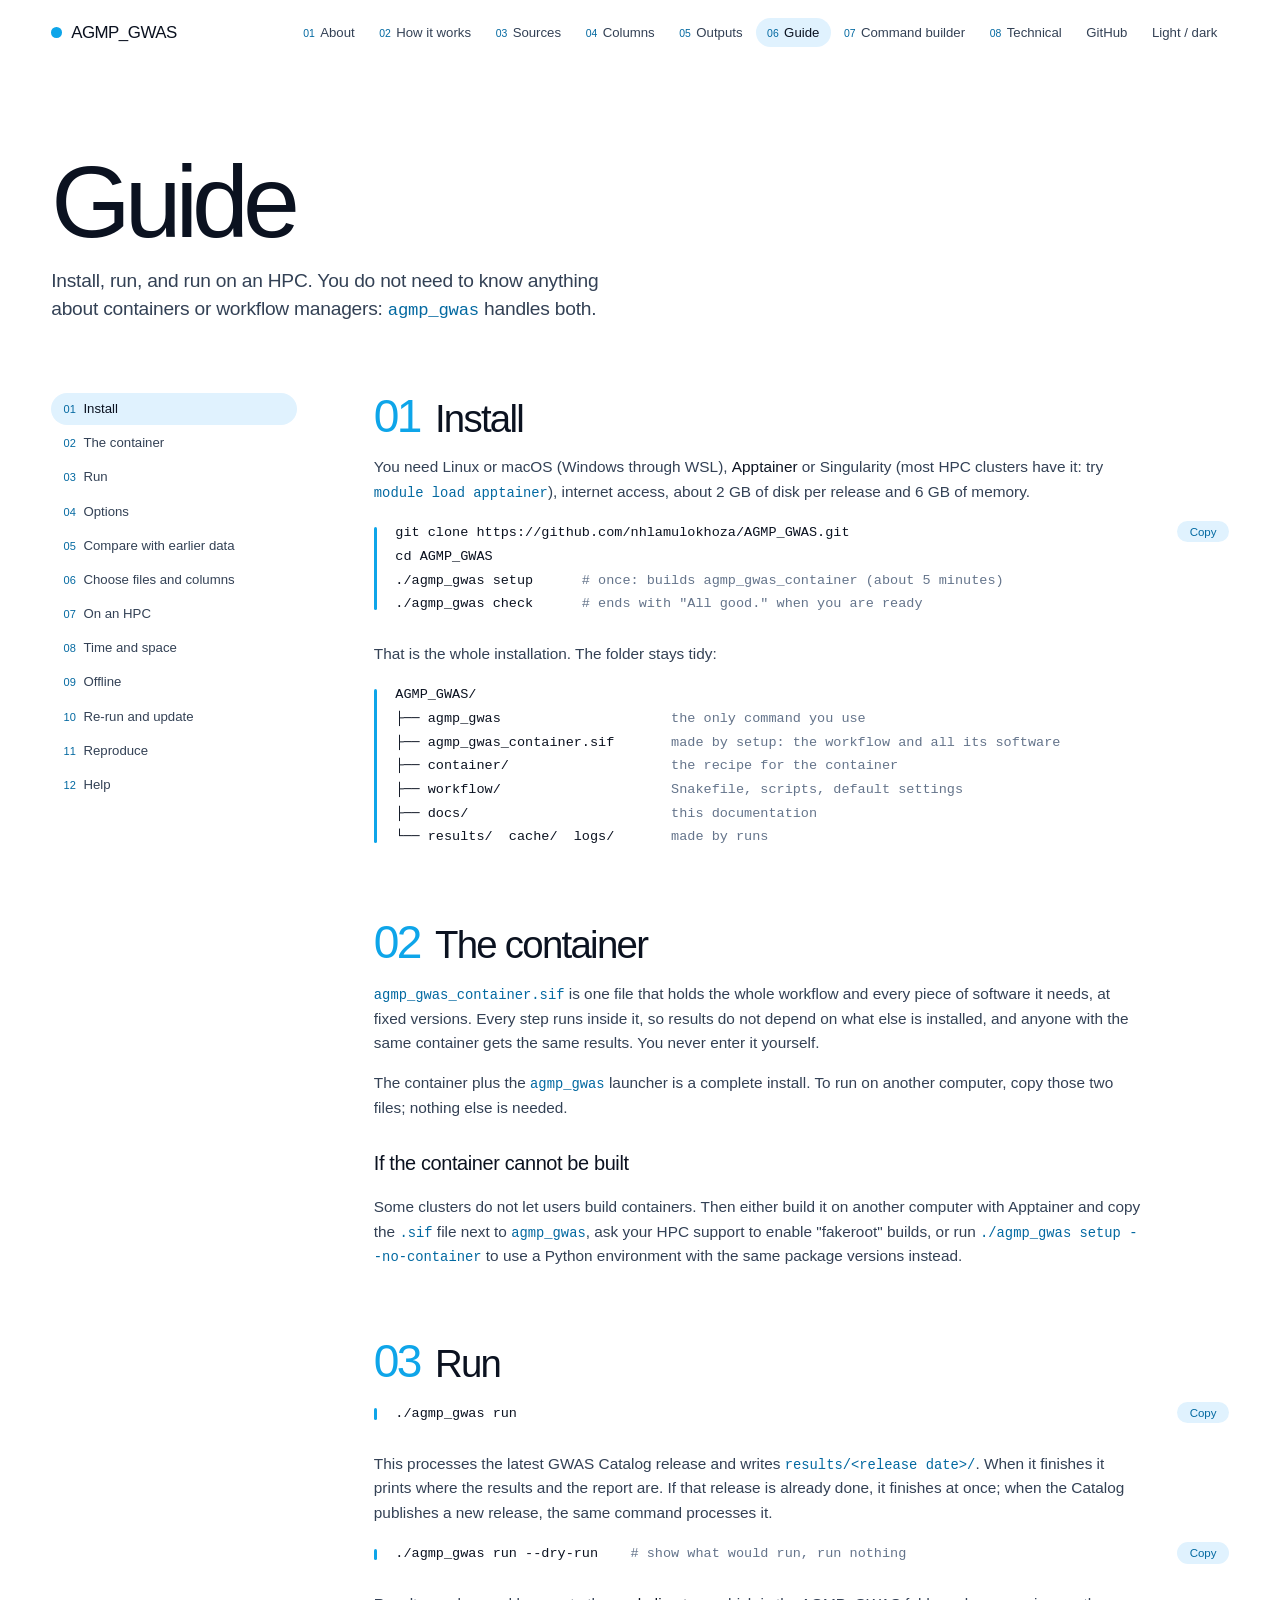
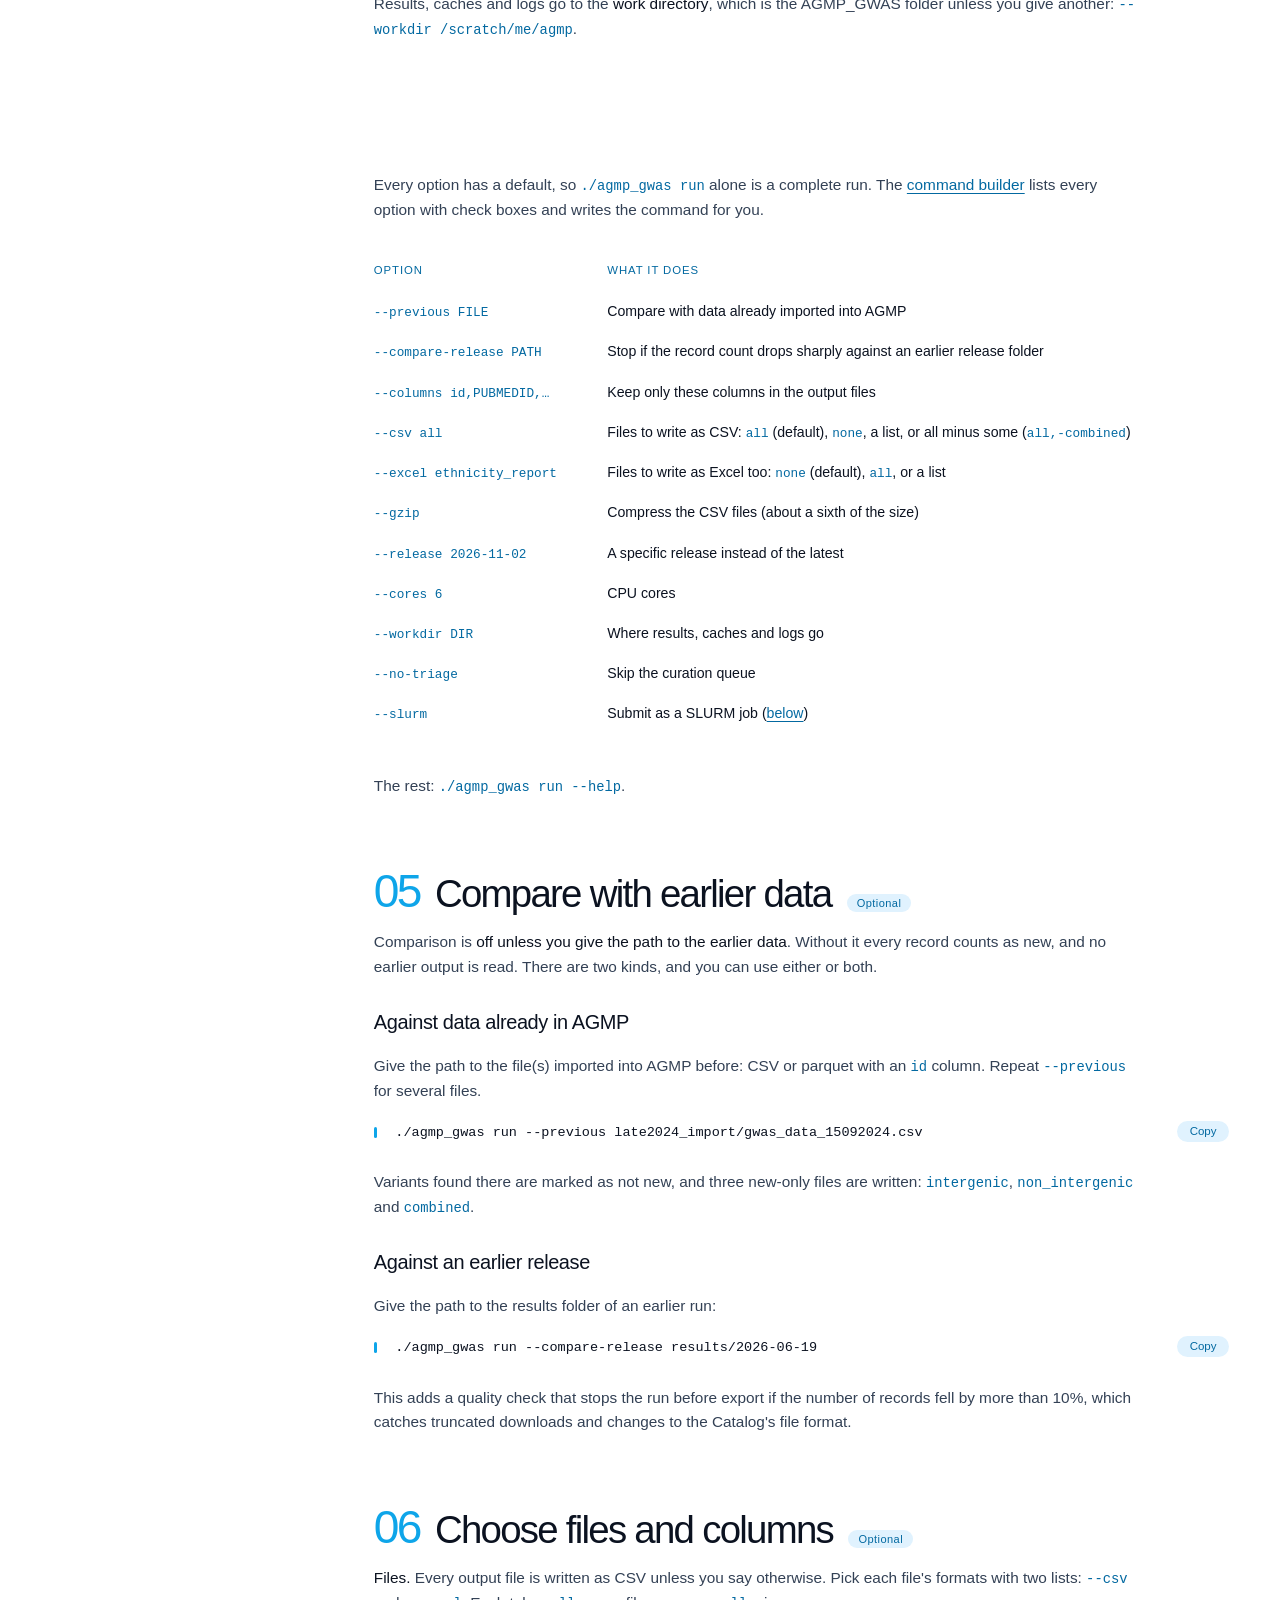
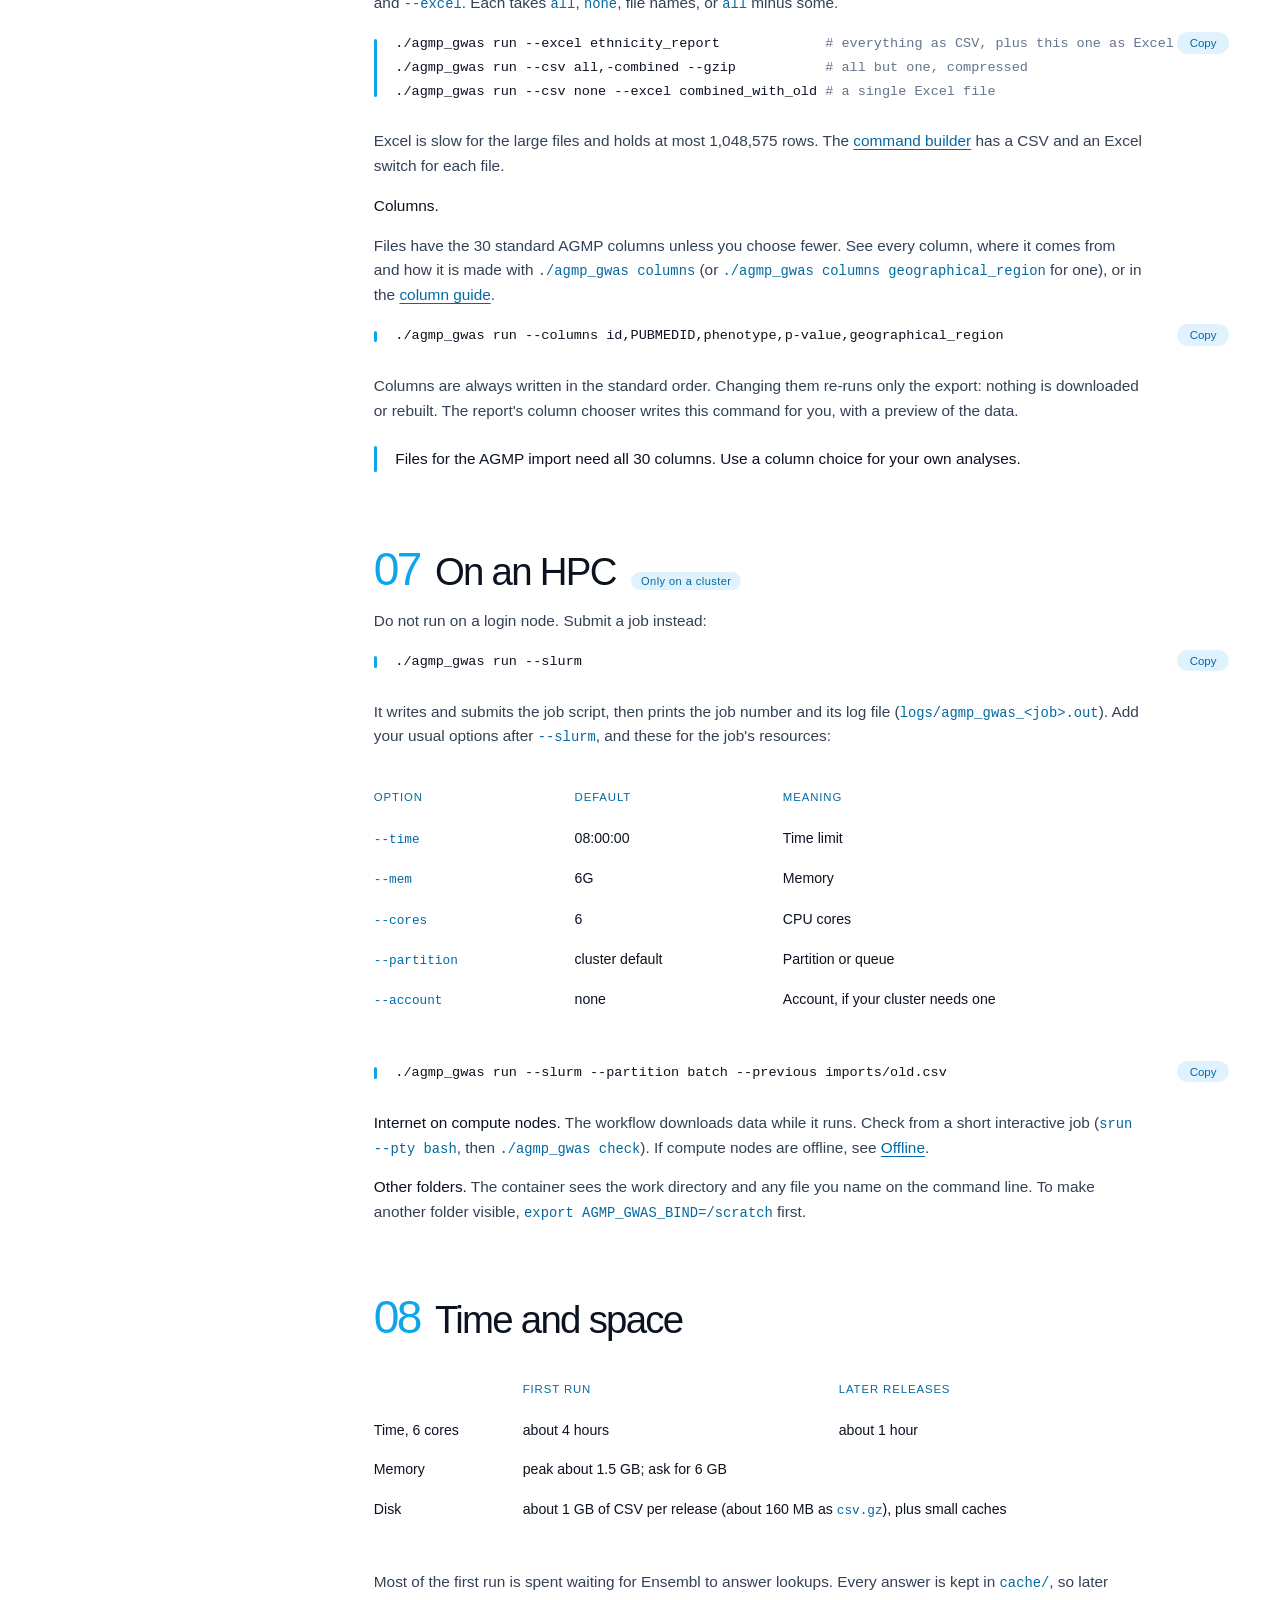
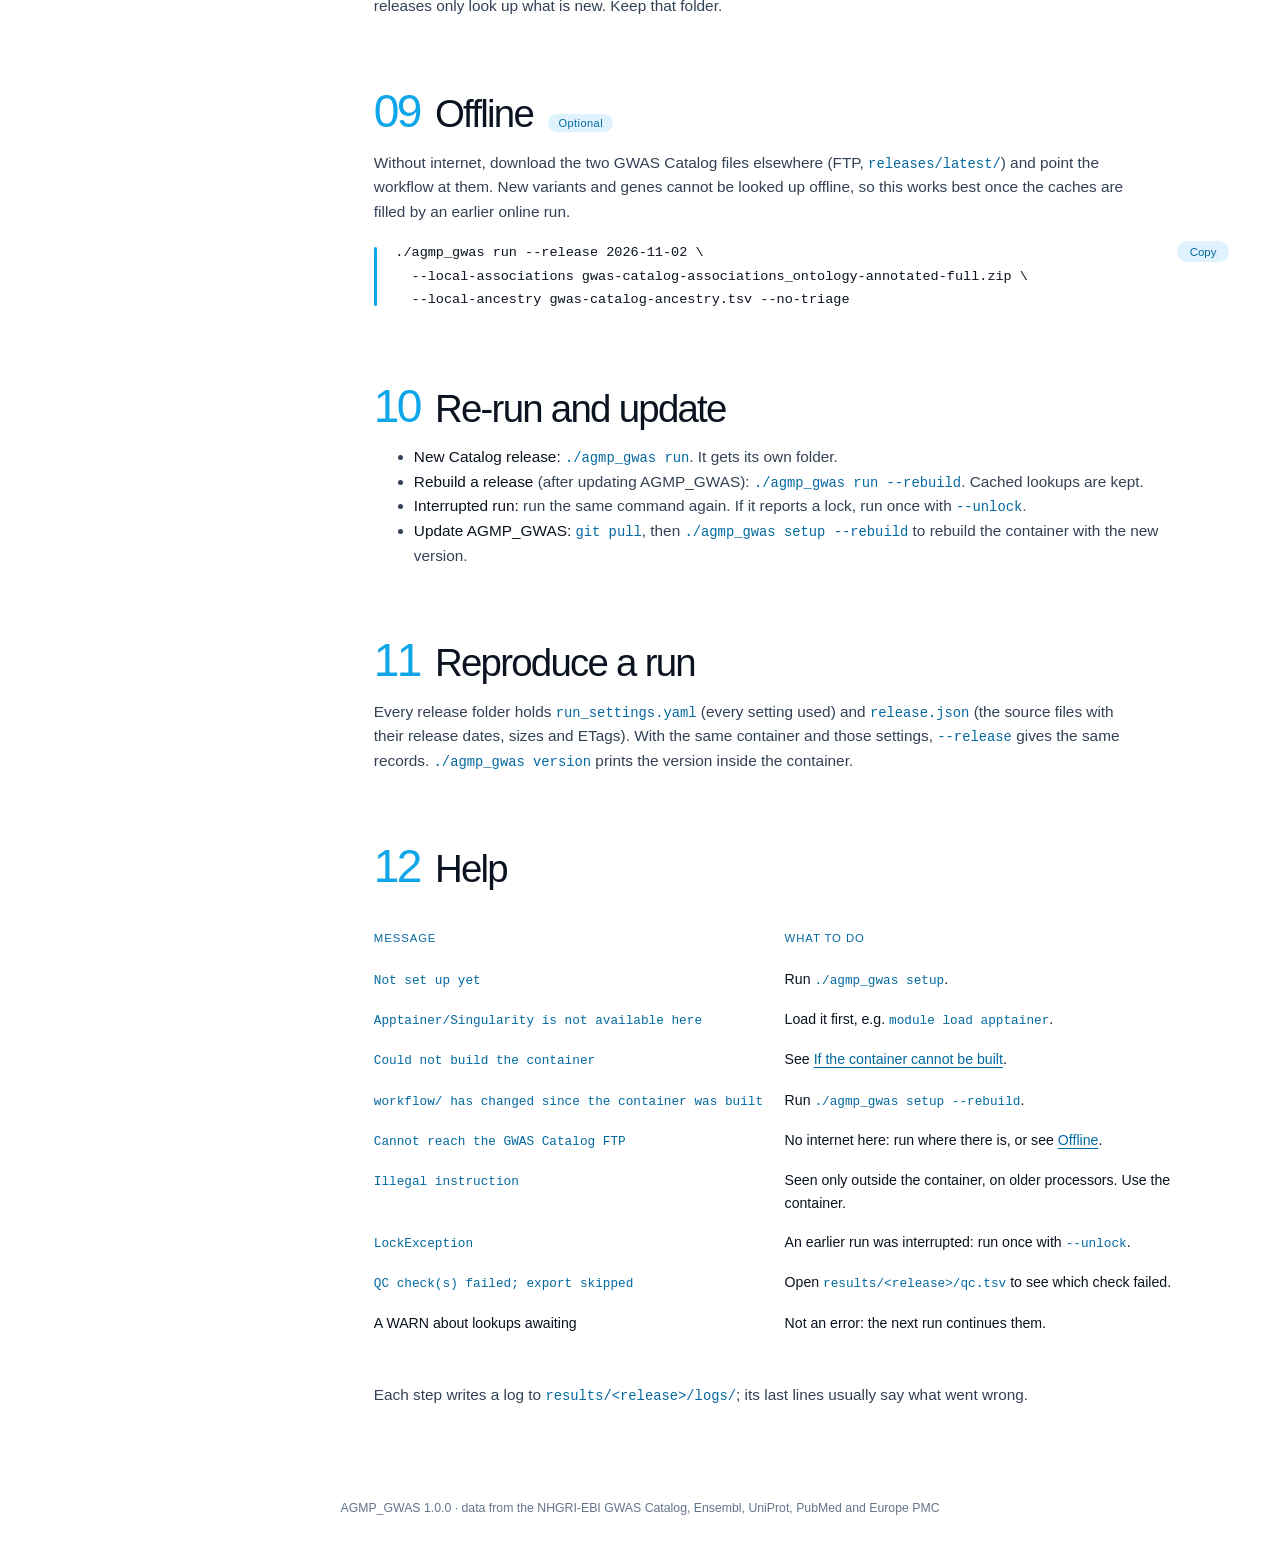
<file: docs/guide.html>
<!doctype html>
<html lang="en">
<head>
<script>document.documentElement.classList.add("js")</script>
<meta charset="utf-8">
<meta name="viewport" content="width=device-width, initial-scale=1">
<title>AGMP_GWAS Guide</title>
<link rel="stylesheet" href="assets/style.css">
</head>
<body>
<main>
<section class="pagehead">
  <div class="wrap">
    
    <h1 class="display">Guide</h1>
    <p class="lede">Install, run, and run on an HPC. You do not need to know anything about containers or workflow managers: <code>agmp_gwas</code> handles both.</p>

  </div>
</section>

<div class="docgrid">
<aside class="side"><nav class="toc" aria-label="On this page">
      <a href="#install"><b>01</b>Install</a><a href="#container"><b>02</b>The container</a><a href="#run"><b>03</b>Run</a><a href="#options"><b>04</b>Options</a>
      <a href="#compare"><b>05</b>Compare with earlier data</a><a href="#columns"><b>06</b>Choose files and columns</a><a href="#hpc"><b>07</b>On an HPC</a>
      <a href="#resources"><b>08</b>Time and space</a><a href="#offline"><b>09</b>Offline</a><a href="#rerun"><b>10</b>Re-run and update</a>
      <a href="#reproduce"><b>11</b>Reproduce</a><a href="#help"><b>12</b>Help</a>
    </nav></aside>
<div class="doc">

<h2 id="install"><span class="n">01</span>Install</h2>
<p>You need Linux or macOS (Windows through WSL), <strong>Apptainer</strong> or Singularity (most HPC clusters have it: try <code>module load apptainer</code>), internet access, about 2 GB of disk per release and 6 GB of memory.</p>
<pre><code>git clone https://github.com/nhlamulokhoza/AGMP_GWAS.git
cd AGMP_GWAS
./agmp_gwas setup      <span class="c"># once: builds agmp_gwas_container (about 5 minutes)</span>
./agmp_gwas check      <span class="c"># ends with "All good." when you are ready</span></code></pre>
<p>That is the whole installation. The folder stays tidy:</p>
<pre class="nocopy"><code>AGMP_GWAS/
├── agmp_gwas                     <span class="c">the only command you use</span>
├── agmp_gwas_container.sif       <span class="c">made by setup: the workflow and all its software</span>
├── container/                    <span class="c">the recipe for the container</span>
├── workflow/                     <span class="c">Snakefile, scripts, default settings</span>
├── docs/                         <span class="c">this documentation</span>
└── results/  cache/  logs/       <span class="c">made by runs</span></code></pre>

<h2 id="container"><span class="n">02</span>The container</h2>
<p><code>agmp_gwas_container.sif</code> is one file that holds the whole workflow and every piece of software it needs, at fixed versions. Every step runs inside it, so results do not depend on what else is installed, and anyone with the same container gets the same results. You never enter it yourself.</p>
<p>The container plus the <code>agmp_gwas</code> launcher is a complete install. To run on another computer, copy those two files; nothing else is needed.</p>
<h3>If the container cannot be built</h3>
<p>Some clusters do not let users build containers. Then either build it on another computer with Apptainer and copy the <code>.sif</code> file next to <code>agmp_gwas</code>, ask your HPC support to enable "fakeroot" builds, or run <code>./agmp_gwas setup --no-container</code> to use a Python environment with the same package versions instead.</p>

<h2 id="run"><span class="n">03</span>Run</h2>
<pre><code>./agmp_gwas run</code></pre>
<p>This processes the latest GWAS Catalog release and writes <code>results/&lt;release date&gt;/</code>. When it finishes it prints where the results and the report are. If that release is already done, it finishes at once; when the Catalog publishes a new release, the same command processes it.</p>
<pre><code>./agmp_gwas run --dry-run    <span class="c"># show what would run, run nothing</span></code></pre>
<p>Results, caches and logs go to the <strong>work directory</strong>, which is the AGMP_GWAS folder unless you give another: <code>--workdir /scratch/me/agmp</code>.</p>

<h2 id="options"><span class="n">04</span>Options <span class="tag">Optional</span></h2>
<p>Every option has a default, so <code>./agmp_gwas run</code> alone is a complete run. The <a href="builder.html">command builder</a> lists every option with check boxes and writes the command for you.</p>
<div class="table-wrap"><table>
<thead><tr><th>Option</th><th>What it does</th></tr></thead>
<tbody>
<tr><td><code>--previous FILE</code></td><td>Compare with data already imported into AGMP</td></tr>
<tr><td><code>--compare-release PATH</code></td><td>Stop if the record count drops sharply against an earlier release folder</td></tr>
<tr><td><code>--columns id,PUBMEDID,…</code></td><td>Keep only these columns in the output files</td></tr>
<tr><td><code>--csv all</code></td><td>Files to write as CSV: <code>all</code> (default), <code>none</code>, a list, or all minus some (<code>all,-combined</code>)</td></tr>
<tr><td><code>--excel ethnicity_report</code></td><td>Files to write as Excel too: <code>none</code> (default), <code>all</code>, or a list</td></tr>
<tr><td><code>--gzip</code></td><td>Compress the CSV files (about a sixth of the size)</td></tr>
<tr><td><code>--release 2026-11-02</code></td><td>A specific release instead of the latest</td></tr>
<tr><td><code>--cores 6</code></td><td>CPU cores</td></tr>
<tr><td><code>--workdir DIR</code></td><td>Where results, caches and logs go</td></tr>
<tr><td><code>--no-triage</code></td><td>Skip the curation queue</td></tr>
<tr><td><code>--slurm</code></td><td>Submit as a SLURM job (<a href="#hpc">below</a>)</td></tr>
</tbody></table></div>
<p>The rest: <code>./agmp_gwas run --help</code>.</p>

<h2 id="compare"><span class="n">05</span>Compare with earlier data <span class="tag">Optional</span></h2>
<p>Comparison is <strong>off unless you give the path to the earlier data</strong>. Without it every record counts as new, and no earlier output is read. There are two kinds, and you can use either or both.</p>
<h3>Against data already in AGMP</h3>
<p>Give the path to the file(s) imported into AGMP before: CSV or parquet with an <code>id</code> column. Repeat <code>--previous</code> for several files.</p>
<pre><code>./agmp_gwas run --previous late2024_import/gwas_data_15092024.csv</code></pre>
<p>Variants found there are marked as not new, and three new-only files are written: <code>intergenic</code>, <code>non_intergenic</code> and <code>combined</code>.</p>
<h3>Against an earlier release</h3>
<p>Give the path to the results folder of an earlier run:</p>
<pre><code>./agmp_gwas run --compare-release results/2026-06-19</code></pre>
<p>This adds a quality check that stops the run before export if the number of records fell by more than 10%, which catches truncated downloads and changes to the Catalog's file format.</p>

<h2 id="columns"><span class="n">06</span>Choose files and columns <span class="tag">Optional</span></h2>
<p><strong>Files.</strong> Every output file is written as CSV unless you say otherwise. Pick each file's formats with two lists: <code>--csv</code> and <code>--excel</code>. Each takes <code>all</code>, <code>none</code>, file names, or <code>all</code> minus some.</p>
<pre><code>./agmp_gwas run --excel ethnicity_report             <span class="c"># everything as CSV, plus this one as Excel</span>
./agmp_gwas run --csv all,-combined --gzip           <span class="c"># all but one, compressed</span>
./agmp_gwas run --csv none --excel combined_with_old <span class="c"># a single Excel file</span></code></pre>
<p>Excel is slow for the large files and holds at most 1,048,575 rows. The <a href="builder.html">command builder</a> has a CSV and an Excel switch for each file.</p>
<p><strong>Columns.</strong></p>
<p>Files have the 30 standard AGMP columns unless you choose fewer. See every column, where it comes from and how it is made with <code>./agmp_gwas columns</code> (or <code>./agmp_gwas columns geographical_region</code> for one), or in the <a href="index.html#columns">column guide</a>.</p>
<pre><code>./agmp_gwas run --columns id,PUBMEDID,phenotype,p-value,geographical_region</code></pre>
<p>Columns are always written in the standard order. Changing them re-runs only the export: nothing is downloaded or rebuilt. The report's column chooser writes this command for you, with a preview of the data.</p>
<div class="callout"><p>Files for the AGMP import need all 30 columns. Use a column choice for your own analyses.</p></div>

<h2 id="hpc"><span class="n">07</span>On an HPC <span class="tag">Only on a cluster</span></h2>
<p>Do not run on a login node. Submit a job instead:</p>
<pre><code>./agmp_gwas run --slurm</code></pre>
<p>It writes and submits the job script, then prints the job number and its log file (<code>logs/agmp_gwas_&lt;job&gt;.out</code>). Add your usual options after <code>--slurm</code>, and these for the job's resources:</p>
<div class="table-wrap"><table>
<thead><tr><th>Option</th><th>Default</th><th>Meaning</th></tr></thead>
<tbody>
<tr><td><code>--time</code></td><td>08:00:00</td><td>Time limit</td></tr>
<tr><td><code>--mem</code></td><td>6G</td><td>Memory</td></tr>
<tr><td><code>--cores</code></td><td>6</td><td>CPU cores</td></tr>
<tr><td><code>--partition</code></td><td>cluster default</td><td>Partition or queue</td></tr>
<tr><td><code>--account</code></td><td>none</td><td>Account, if your cluster needs one</td></tr>
</tbody></table></div>
<pre><code>./agmp_gwas run --slurm --partition batch --previous imports/old.csv</code></pre>
<p><strong>Internet on compute nodes.</strong> The workflow downloads data while it runs. Check from a short interactive job (<code>srun --pty bash</code>, then <code>./agmp_gwas check</code>). If compute nodes are offline, see <a href="#offline">Offline</a>.</p>
<p><strong>Other folders.</strong> The container sees the work directory and any file you name on the command line. To make another folder visible, <code>export AGMP_GWAS_BIND=/scratch</code> first.</p>

<h2 id="resources"><span class="n">08</span>Time and space</h2>
<div class="table-wrap"><table>
<thead><tr><th></th><th>First run</th><th>Later releases</th></tr></thead>
<tbody>
<tr><td>Time, 6 cores</td><td>about 4 hours</td><td>about 1 hour</td></tr>
<tr><td>Memory</td><td colspan="2">peak about 1.5 GB; ask for 6 GB</td></tr>
<tr><td>Disk</td><td colspan="2">about 1 GB of CSV per release (about 160 MB as <code>csv.gz</code>), plus small caches</td></tr>
</tbody></table></div>
<p>Most of the first run is spent waiting for Ensembl to answer lookups. Every answer is kept in <code>cache/</code>, so later releases only look up what is new. Keep that folder.</p>

<h2 id="offline"><span class="n">09</span>Offline <span class="tag">Optional</span></h2>
<p>Without internet, download the two GWAS Catalog files elsewhere (FTP, <code>releases/latest/</code>) and point the workflow at them. New variants and genes cannot be looked up offline, so this works best once the caches are filled by an earlier online run.</p>
<pre><code>./agmp_gwas run --release 2026-11-02 \
  --local-associations gwas-catalog-associations_ontology-annotated-full.zip \
  --local-ancestry gwas-catalog-ancestry.tsv --no-triage</code></pre>

<h2 id="rerun"><span class="n">10</span>Re-run and update</h2>
<ul>
  <li><strong>New Catalog release:</strong> <code>./agmp_gwas run</code>. It gets its own folder.</li>
  <li><strong>Rebuild a release</strong> (after updating AGMP_GWAS): <code>./agmp_gwas run --rebuild</code>. Cached lookups are kept.</li>
  <li><strong>Interrupted run:</strong> run the same command again. If it reports a lock, run once with <code>--unlock</code>.</li>
  <li><strong>Update AGMP_GWAS:</strong> <code>git pull</code>, then <code>./agmp_gwas setup --rebuild</code> to rebuild the container with the new version.</li>
</ul>

<h2 id="reproduce"><span class="n">11</span>Reproduce a run</h2>
<p>Every release folder holds <code>run_settings.yaml</code> (every setting used) and <code>release.json</code> (the source files with their release dates, sizes and ETags). With the same container and those settings, <code>--release</code> gives the same records. <code>./agmp_gwas version</code> prints the version inside the container.</p>

<h2 id="help"><span class="n">12</span>Help</h2>
<div class="table-wrap"><table>
<thead><tr><th>Message</th><th>What to do</th></tr></thead>
<tbody>
<tr><td><code>Not set up yet</code></td><td>Run <code>./agmp_gwas setup</code>.</td></tr>
<tr><td><code>Apptainer/Singularity is not available here</code></td><td>Load it first, e.g. <code>module load apptainer</code>.</td></tr>
<tr><td><code>Could not build the container</code></td><td>See <a href="#container">If the container cannot be built</a>.</td></tr>
<tr><td><code>workflow/ has changed since the container was built</code></td><td>Run <code>./agmp_gwas setup --rebuild</code>.</td></tr>
<tr><td><code>Cannot reach the GWAS Catalog FTP</code></td><td>No internet here: run where there is, or see <a href="#offline">Offline</a>.</td></tr>
<tr><td><code>Illegal instruction</code></td><td>Seen only outside the container, on older processors. Use the container.</td></tr>
<tr><td><code>LockException</code></td><td>An earlier run was interrupted: run once with <code>--unlock</code>.</td></tr>
<tr><td><code>QC check(s) failed; export skipped</code></td><td>Open <code>results/&lt;release&gt;/qc.tsv</code> to see which check failed.</td></tr>
<tr><td>A WARN about lookups awaiting</td><td>Not an error: the next run continues them.</td></tr>
</tbody></table></div>
<p>Each step writes a log to <code>results/&lt;release&gt;/logs/</code>; its last lines usually say what went wrong.</p>

</div>
</div>
</main>
<script src="assets/data.js"></script>
<script src="assets/site.js"></script>
</body>
</html>
</file>
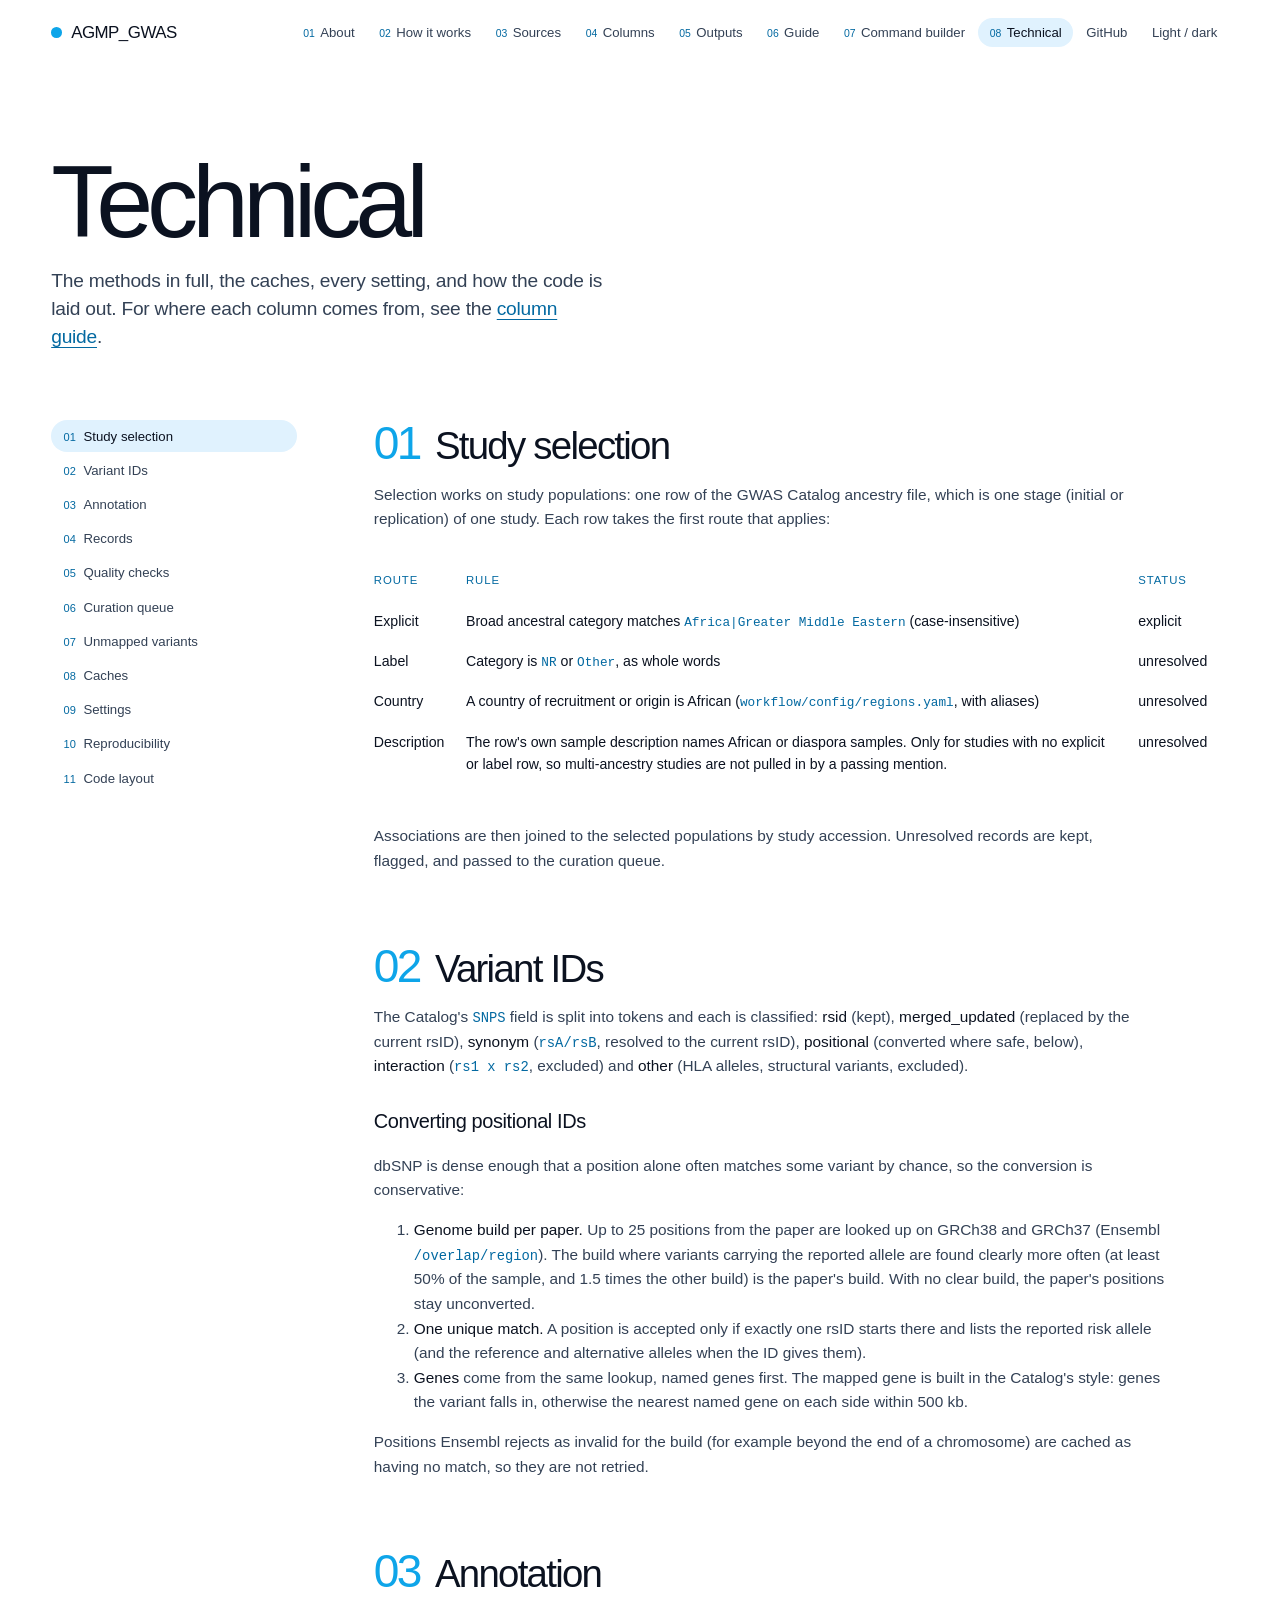
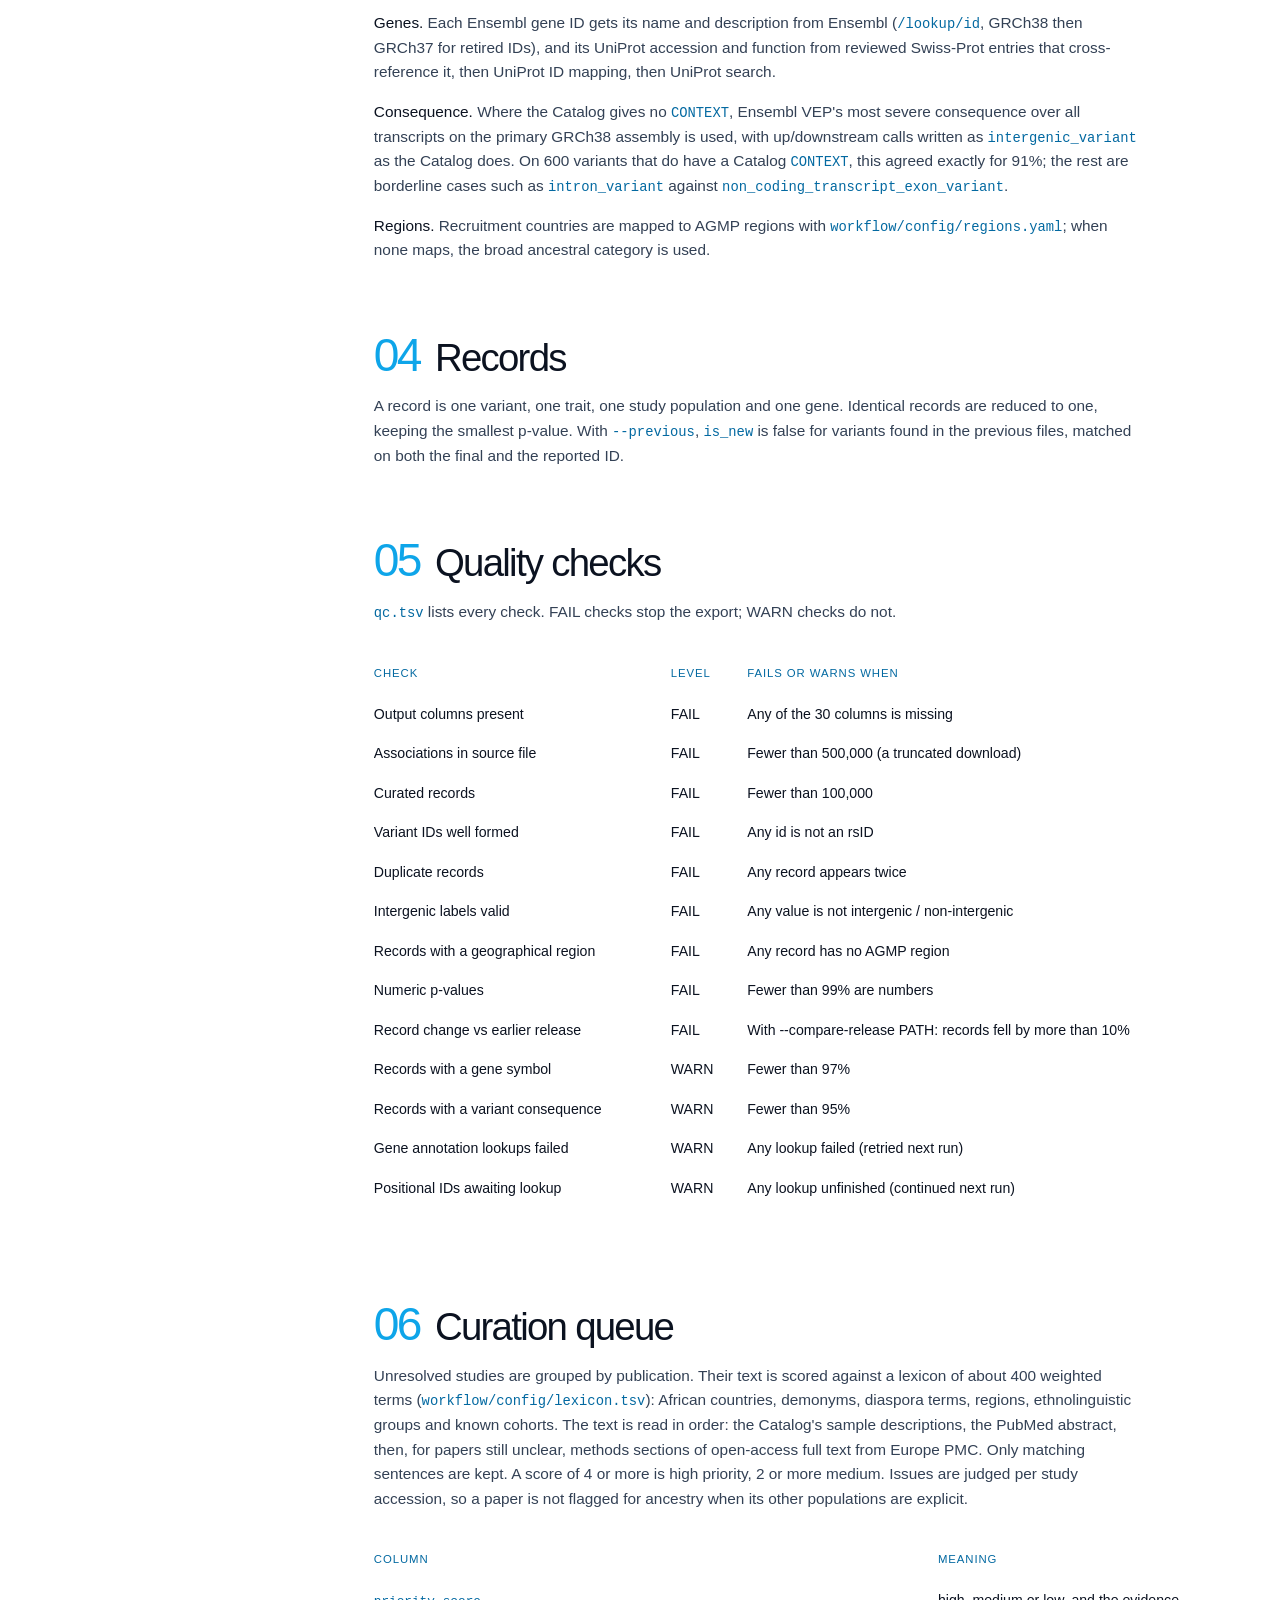
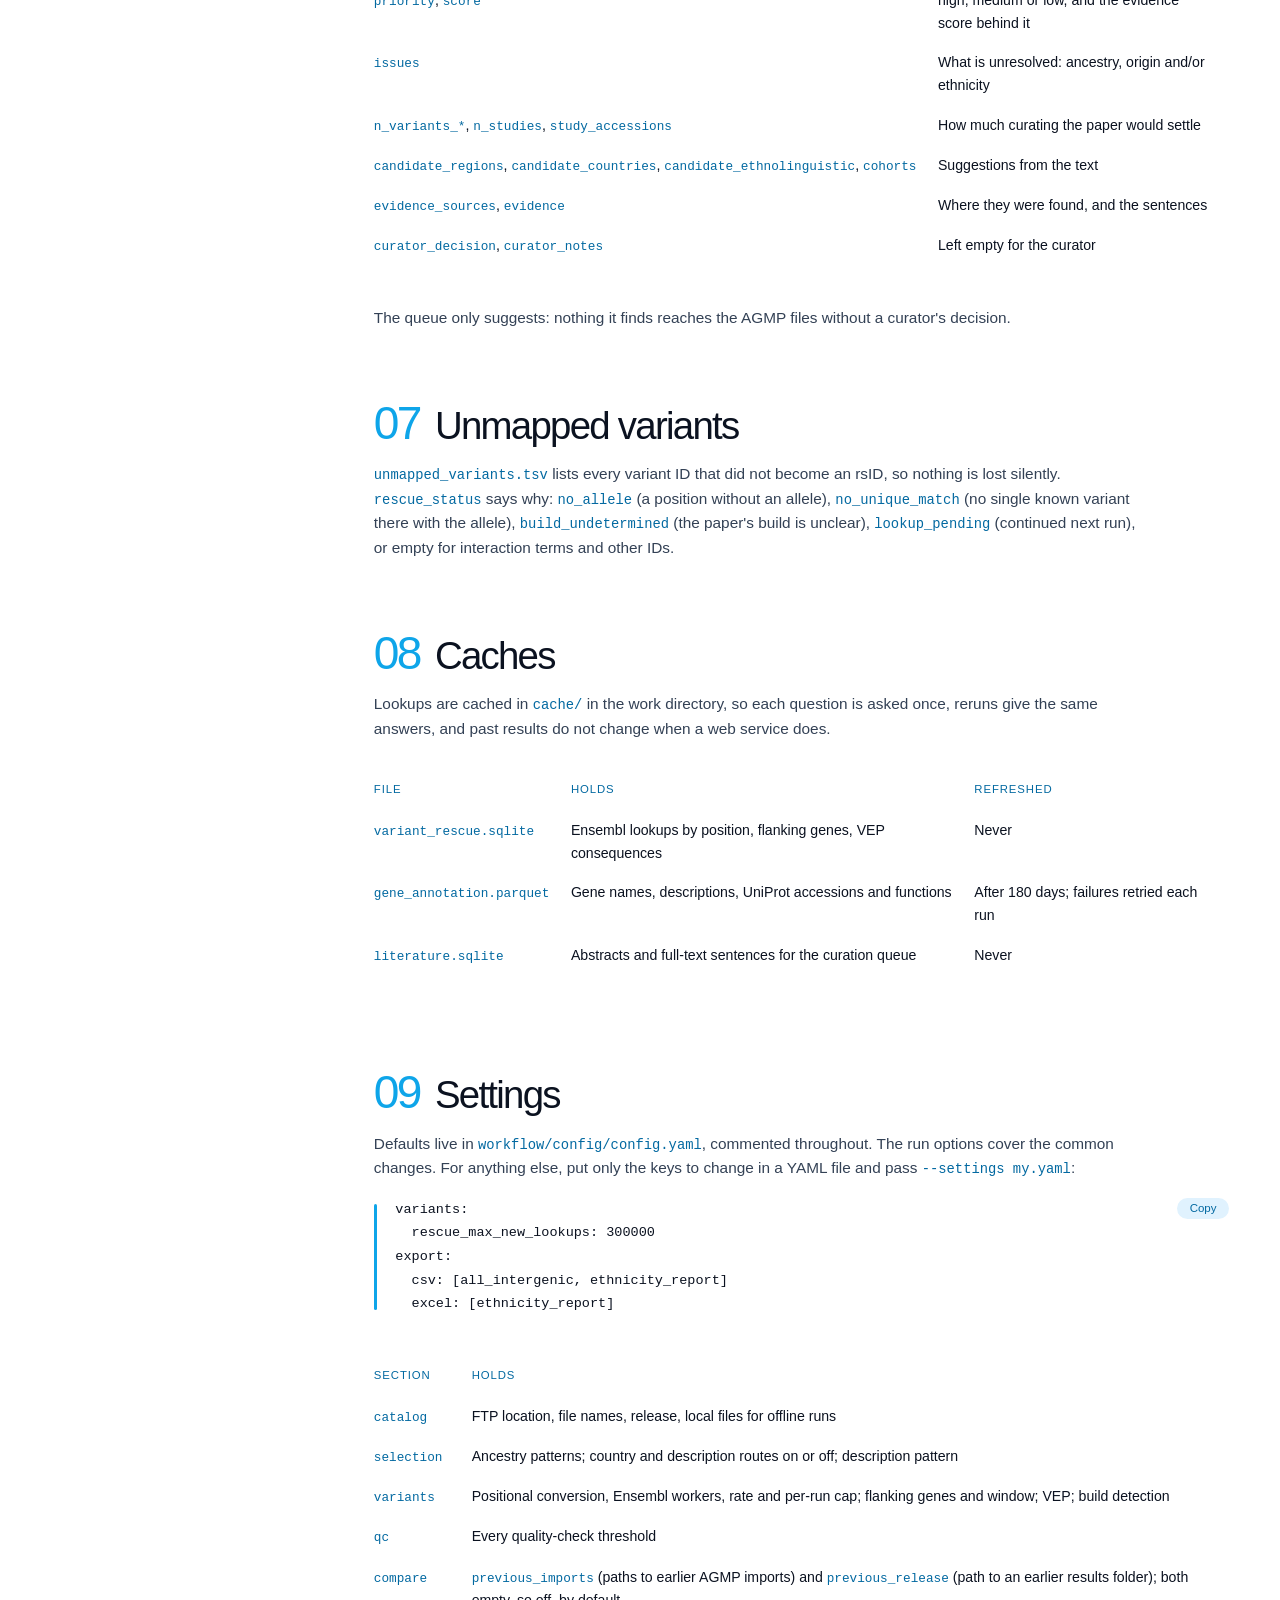
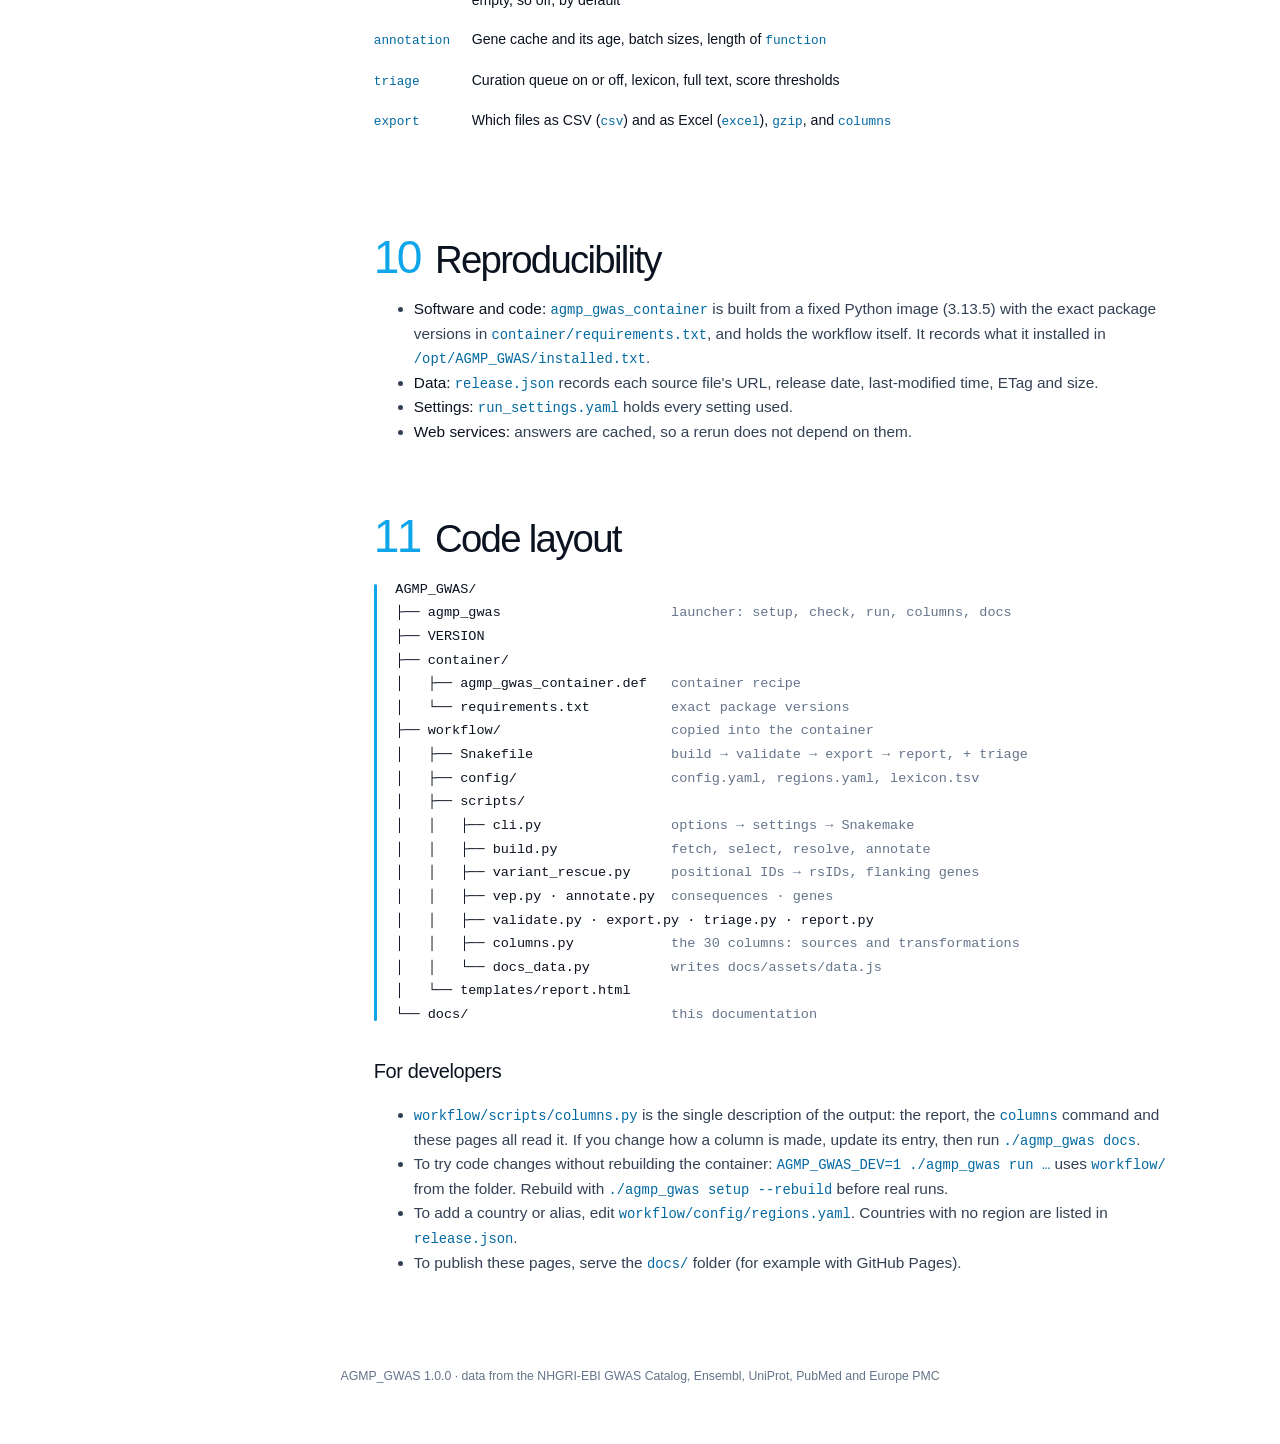
<file: docs/technical.html>
<!doctype html>
<html lang="en">
<head>
<script>document.documentElement.classList.add("js")</script>
<meta charset="utf-8">
<meta name="viewport" content="width=device-width, initial-scale=1">
<title>AGMP_GWAS Technical</title>
<link rel="stylesheet" href="assets/style.css">
</head>
<body>
<main>
<section class="pagehead">
  <div class="wrap">
    
    <h1 class="display">Technical</h1>
    <p class="lede">The methods in full, the caches, every setting, and how the code is laid out. For where each column comes from, see the <a href="index.html#columns">column guide</a>.</p>

  </div>
</section>

<div class="docgrid">
<aside class="side"><nav class="toc" aria-label="On this page">
      <a href="#selection"><b>01</b>Study selection</a><a href="#variants"><b>02</b>Variant IDs</a><a href="#annotation"><b>03</b>Annotation</a>
      <a href="#records"><b>04</b>Records</a><a href="#qc"><b>05</b>Quality checks</a><a href="#queue"><b>06</b>Curation queue</a>
      <a href="#unmapped"><b>07</b>Unmapped variants</a><a href="#caches"><b>08</b>Caches</a><a href="#settings"><b>09</b>Settings</a>
      <a href="#reproducibility"><b>10</b>Reproducibility</a><a href="#layout"><b>11</b>Code layout</a>
    </nav></aside>
<div class="doc">

<h2 id="selection"><span class="n">01</span>Study selection</h2>
<p>Selection works on study populations: one row of the GWAS Catalog ancestry file, which is one stage (initial or replication) of one study. Each row takes the first route that applies:</p>
<div class="table-wrap"><table>
<thead><tr><th>Route</th><th>Rule</th><th>Status</th></tr></thead>
<tbody>
<tr><td>Explicit</td><td>Broad ancestral category matches <code>Africa|Greater Middle Eastern</code> (case-insensitive)</td><td>explicit</td></tr>
<tr><td>Label</td><td>Category is <code>NR</code> or <code>Other</code>, as whole words</td><td>unresolved</td></tr>
<tr><td>Country</td><td>A country of recruitment or origin is African (<code>workflow/config/regions.yaml</code>, with aliases)</td><td>unresolved</td></tr>
<tr><td>Description</td><td>The row's own sample description names African or diaspora samples. Only for studies with no explicit or label row, so multi-ancestry studies are not pulled in by a passing mention.</td><td>unresolved</td></tr>
</tbody></table></div>
<p>Associations are then joined to the selected populations by study accession. Unresolved records are kept, flagged, and passed to the curation queue.</p>

<h2 id="variants"><span class="n">02</span>Variant IDs</h2>
<p>The Catalog's <code>SNPS</code> field is split into tokens and each is classified: <strong>rsid</strong> (kept), <strong>merged_updated</strong> (replaced by the current rsID), <strong>synonym</strong> (<code>rsA/rsB</code>, resolved to the current rsID), <strong>positional</strong> (converted where safe, below), <strong>interaction</strong> (<code>rs1 x rs2</code>, excluded) and <strong>other</strong> (HLA alleles, structural variants, excluded).</p>
<h3>Converting positional IDs</h3>
<p>dbSNP is dense enough that a position alone often matches some variant by chance, so the conversion is conservative:</p>
<ol>
  <li><strong>Genome build per paper.</strong> Up to 25 positions from the paper are looked up on GRCh38 and GRCh37 (Ensembl <code>/overlap/region</code>). The build where variants carrying the reported allele are found clearly more often (at least 50% of the sample, and 1.5 times the other build) is the paper's build. With no clear build, the paper's positions stay unconverted.</li>
  <li><strong>One unique match.</strong> A position is accepted only if exactly one rsID starts there and lists the reported risk allele (and the reference and alternative alleles when the ID gives them).</li>
  <li><strong>Genes</strong> come from the same lookup, named genes first. The mapped gene is built in the Catalog's style: genes the variant falls in, otherwise the nearest named gene on each side within 500 kb.</li>
</ol>
<p>Positions Ensembl rejects as invalid for the build (for example beyond the end of a chromosome) are cached as having no match, so they are not retried.</p>

<h2 id="annotation"><span class="n">03</span>Annotation</h2>
<p><strong>Genes.</strong> Each Ensembl gene ID gets its name and description from Ensembl (<code>/lookup/id</code>, GRCh38 then GRCh37 for retired IDs), and its UniProt accession and function from reviewed Swiss-Prot entries that cross-reference it, then UniProt ID mapping, then UniProt search.</p>
<p><strong>Consequence.</strong> Where the Catalog gives no <code>CONTEXT</code>, Ensembl VEP's most severe consequence over all transcripts on the primary GRCh38 assembly is used, with up/downstream calls written as <code>intergenic_variant</code> as the Catalog does. On 600 variants that do have a Catalog <code>CONTEXT</code>, this agreed exactly for 91%; the rest are borderline cases such as <code>intron_variant</code> against <code>non_coding_transcript_exon_variant</code>.</p>
<p><strong>Regions.</strong> Recruitment countries are mapped to AGMP regions with <code>workflow/config/regions.yaml</code>; when none maps, the broad ancestral category is used.</p>

<h2 id="records"><span class="n">04</span>Records</h2>
<p>A record is one variant, one trait, one study population and one gene. Identical records are reduced to one, keeping the smallest p-value. With <code>--previous</code>, <code>is_new</code> is false for variants found in the previous files, matched on both the final and the reported ID.</p>

<h2 id="qc"><span class="n">05</span>Quality checks</h2>
<p><code>qc.tsv</code> lists every check. FAIL checks stop the export; WARN checks do not.</p>
<div class="table-wrap"><table><thead><tr><th>Check</th><th>Level</th><th>Fails or warns when</th></tr></thead><tbody id="qcBody"></tbody></table></div>

<h2 id="queue"><span class="n">06</span>Curation queue</h2>
<p>Unresolved studies are grouped by publication. Their text is scored against a lexicon of about 400 weighted terms (<code>workflow/config/lexicon.tsv</code>): African countries, demonyms, diaspora terms, regions, ethnolinguistic groups and known cohorts. The text is read in order: the Catalog's sample descriptions, the PubMed abstract, then, for papers still unclear, methods sections of open-access full text from Europe PMC. Only matching sentences are kept. A score of 4 or more is high priority, 2 or more medium. Issues are judged per study accession, so a paper is not flagged for ancestry when its other populations are explicit.</p>
<div class="table-wrap"><table>
<thead><tr><th>Column</th><th>Meaning</th></tr></thead>
<tbody>
<tr><td><code>priority</code>, <code>score</code></td><td>high, medium or low, and the evidence score behind it</td></tr>
<tr><td><code>issues</code></td><td>What is unresolved: ancestry, origin and/or ethnicity</td></tr>
<tr><td><code>n_variants_*</code>, <code>n_studies</code>, <code>study_accessions</code></td><td>How much curating the paper would settle</td></tr>
<tr><td><code>candidate_regions</code>, <code>candidate_countries</code>, <code>candidate_ethnolinguistic</code>, <code>cohorts</code></td><td>Suggestions from the text</td></tr>
<tr><td><code>evidence_sources</code>, <code>evidence</code></td><td>Where they were found, and the sentences</td></tr>
<tr><td><code>curator_decision</code>, <code>curator_notes</code></td><td>Left empty for the curator</td></tr>
</tbody></table></div>
<p>The queue only suggests: nothing it finds reaches the AGMP files without a curator's decision.</p>

<h2 id="unmapped"><span class="n">07</span>Unmapped variants</h2>
<p><code>unmapped_variants.tsv</code> lists every variant ID that did not become an rsID, so nothing is lost silently. <code>rescue_status</code> says why: <code>no_allele</code> (a position without an allele), <code>no_unique_match</code> (no single known variant there with the allele), <code>build_undetermined</code> (the paper's build is unclear), <code>lookup_pending</code> (continued next run), or empty for interaction terms and other IDs.</p>

<h2 id="caches"><span class="n">08</span>Caches</h2>
<p>Lookups are cached in <code>cache/</code> in the work directory, so each question is asked once, reruns give the same answers, and past results do not change when a web service does.</p>
<div class="table-wrap"><table>
<thead><tr><th>File</th><th>Holds</th><th>Refreshed</th></tr></thead>
<tbody>
<tr><td><code>variant_rescue.sqlite</code></td><td>Ensembl lookups by position, flanking genes, VEP consequences</td><td>Never</td></tr>
<tr><td><code>gene_annotation.parquet</code></td><td>Gene names, descriptions, UniProt accessions and functions</td><td>After 180 days; failures retried each run</td></tr>
<tr><td><code>literature.sqlite</code></td><td>Abstracts and full-text sentences for the curation queue</td><td>Never</td></tr>
</tbody></table></div>

<h2 id="settings"><span class="n">09</span>Settings</h2>
<p>Defaults live in <code>workflow/config/config.yaml</code>, commented throughout. The run options cover the common changes. For anything else, put only the keys to change in a YAML file and pass <code>--settings my.yaml</code>:</p>
<pre><code>variants:
  rescue_max_new_lookups: 300000
export:
  csv: [all_intergenic, ethnicity_report]
  excel: [ethnicity_report]</code></pre>
<div class="table-wrap"><table>
<thead><tr><th>Section</th><th>Holds</th></tr></thead>
<tbody>
<tr><td><code>catalog</code></td><td>FTP location, file names, release, local files for offline runs</td></tr>
<tr><td><code>selection</code></td><td>Ancestry patterns; country and description routes on or off; description pattern</td></tr>
<tr><td><code>variants</code></td><td>Positional conversion, Ensembl workers, rate and per-run cap; flanking genes and window; VEP; build detection</td></tr>
<tr><td><code>qc</code></td><td>Every quality-check threshold</td></tr>
<tr><td><code>compare</code></td><td><code>previous_imports</code> (paths to earlier AGMP imports) and <code>previous_release</code> (path to an earlier results folder); both empty, so off, by default</td></tr>
<tr><td><code>annotation</code></td><td>Gene cache and its age, batch sizes, length of <code>function</code></td></tr>
<tr><td><code>triage</code></td><td>Curation queue on or off, lexicon, full text, score thresholds</td></tr>
<tr><td><code>export</code></td><td>Which files as CSV (<code>csv</code>) and as Excel (<code>excel</code>), <code>gzip</code>, and <code>columns</code></td></tr>
</tbody></table></div>

<h2 id="reproducibility"><span class="n">10</span>Reproducibility</h2>
<ul>
  <li><strong>Software and code:</strong> <code>agmp_gwas_container</code> is built from a fixed Python image (3.13.5) with the exact package versions in <code>container/requirements.txt</code>, and holds the workflow itself. It records what it installed in <code>/opt/AGMP_GWAS/installed.txt</code>.</li>
  <li><strong>Data:</strong> <code>release.json</code> records each source file's URL, release date, last-modified time, ETag and size.</li>
  <li><strong>Settings:</strong> <code>run_settings.yaml</code> holds every setting used.</li>
  <li><strong>Web services:</strong> answers are cached, so a rerun does not depend on them.</li>
</ul>

<h2 id="layout"><span class="n">11</span>Code layout</h2>
<pre class="nocopy"><code>AGMP_GWAS/
├── agmp_gwas                     <span class="c">launcher: setup, check, run, columns, docs</span>
├── VERSION
├── container/
│   ├── agmp_gwas_container.def   <span class="c">container recipe</span>
│   └── requirements.txt          <span class="c">exact package versions</span>
├── workflow/                     <span class="c">copied into the container</span>
│   ├── Snakefile                 <span class="c">build → validate → export → report, + triage</span>
│   ├── config/                   <span class="c">config.yaml, regions.yaml, lexicon.tsv</span>
│   ├── scripts/
│   │   ├── cli.py                <span class="c">options → settings → Snakemake</span>
│   │   ├── build.py              <span class="c">fetch, select, resolve, annotate</span>
│   │   ├── variant_rescue.py     <span class="c">positional IDs → rsIDs, flanking genes</span>
│   │   ├── vep.py · annotate.py  <span class="c">consequences · genes</span>
│   │   ├── validate.py · export.py · triage.py · report.py
│   │   ├── columns.py            <span class="c">the 30 columns: sources and transformations</span>
│   │   └── docs_data.py          <span class="c">writes docs/assets/data.js</span>
│   └── templates/report.html
└── docs/                         <span class="c">this documentation</span></code></pre>
<h3>For developers</h3>
<ul>
  <li><code>workflow/scripts/columns.py</code> is the single description of the output: the report, the <code>columns</code> command and these pages all read it. If you change how a column is made, update its entry, then run <code>./agmp_gwas docs</code>.</li>
  <li>To try code changes without rebuilding the container: <code>AGMP_GWAS_DEV=1 ./agmp_gwas run …</code> uses <code>workflow/</code> from the folder. Rebuild with <code>./agmp_gwas setup --rebuild</code> before real runs.</li>
  <li>To add a country or alias, edit <code>workflow/config/regions.yaml</code>. Countries with no region are listed in <code>release.json</code>.</li>
  <li>To publish these pages, serve the <code>docs/</code> folder (for example with GitHub Pages).</li>
</ul>

</div>
</div>
</main>
<script src="assets/data.js"></script>
<script src="assets/site.js"></script>
<script>
(function () {
  const q = window.AGMP.qc, pct = x => Math.round(x * 100) + "%";
  const rows = [
    ["Output columns present", "FAIL", "Any of the 30 columns is missing"],
    ["Associations in source file", "FAIL", `Fewer than ${q.min_associations_total.toLocaleString()} (a truncated download)`],
    ["Curated records", "FAIL", `Fewer than ${q.min_records.toLocaleString()}`],
    ["Variant IDs well formed", "FAIL", "Any id is not an rsID"],
    ["Duplicate records", "FAIL", "Any record appears twice"],
    ["Intergenic labels valid", "FAIL", "Any value is not intergenic / non-intergenic"],
    ["Records with a geographical region", "FAIL", "Any record has no AGMP region"],
    ["Numeric p-values", "FAIL", `Fewer than ${pct(q.min_numeric_pvalue_fraction)} are numbers`],
    ["Record change vs earlier release", "FAIL", `With --compare-release PATH: records fell by more than ${pct(q.max_record_drop_fraction)}`],
    ["Records with a gene symbol", "WARN", `Fewer than ${pct(q.min_gene_symbol_fraction)}`],
    ["Records with a variant consequence", "WARN", `Fewer than ${pct(q.min_context_fraction)}`],
    ["Gene annotation lookups failed", "WARN", "Any lookup failed (retried next run)"],
    ["Positional IDs awaiting lookup", "WARN", "Any lookup unfinished (continued next run)"],
  ];
  document.getElementById("qcBody").innerHTML = rows.map(r => `<tr><td>${r[0]}</td><td>${r[1]}</td><td>${r[2]}</td></tr>`).join("");
})();
</script>
</body>
</html>
</file>
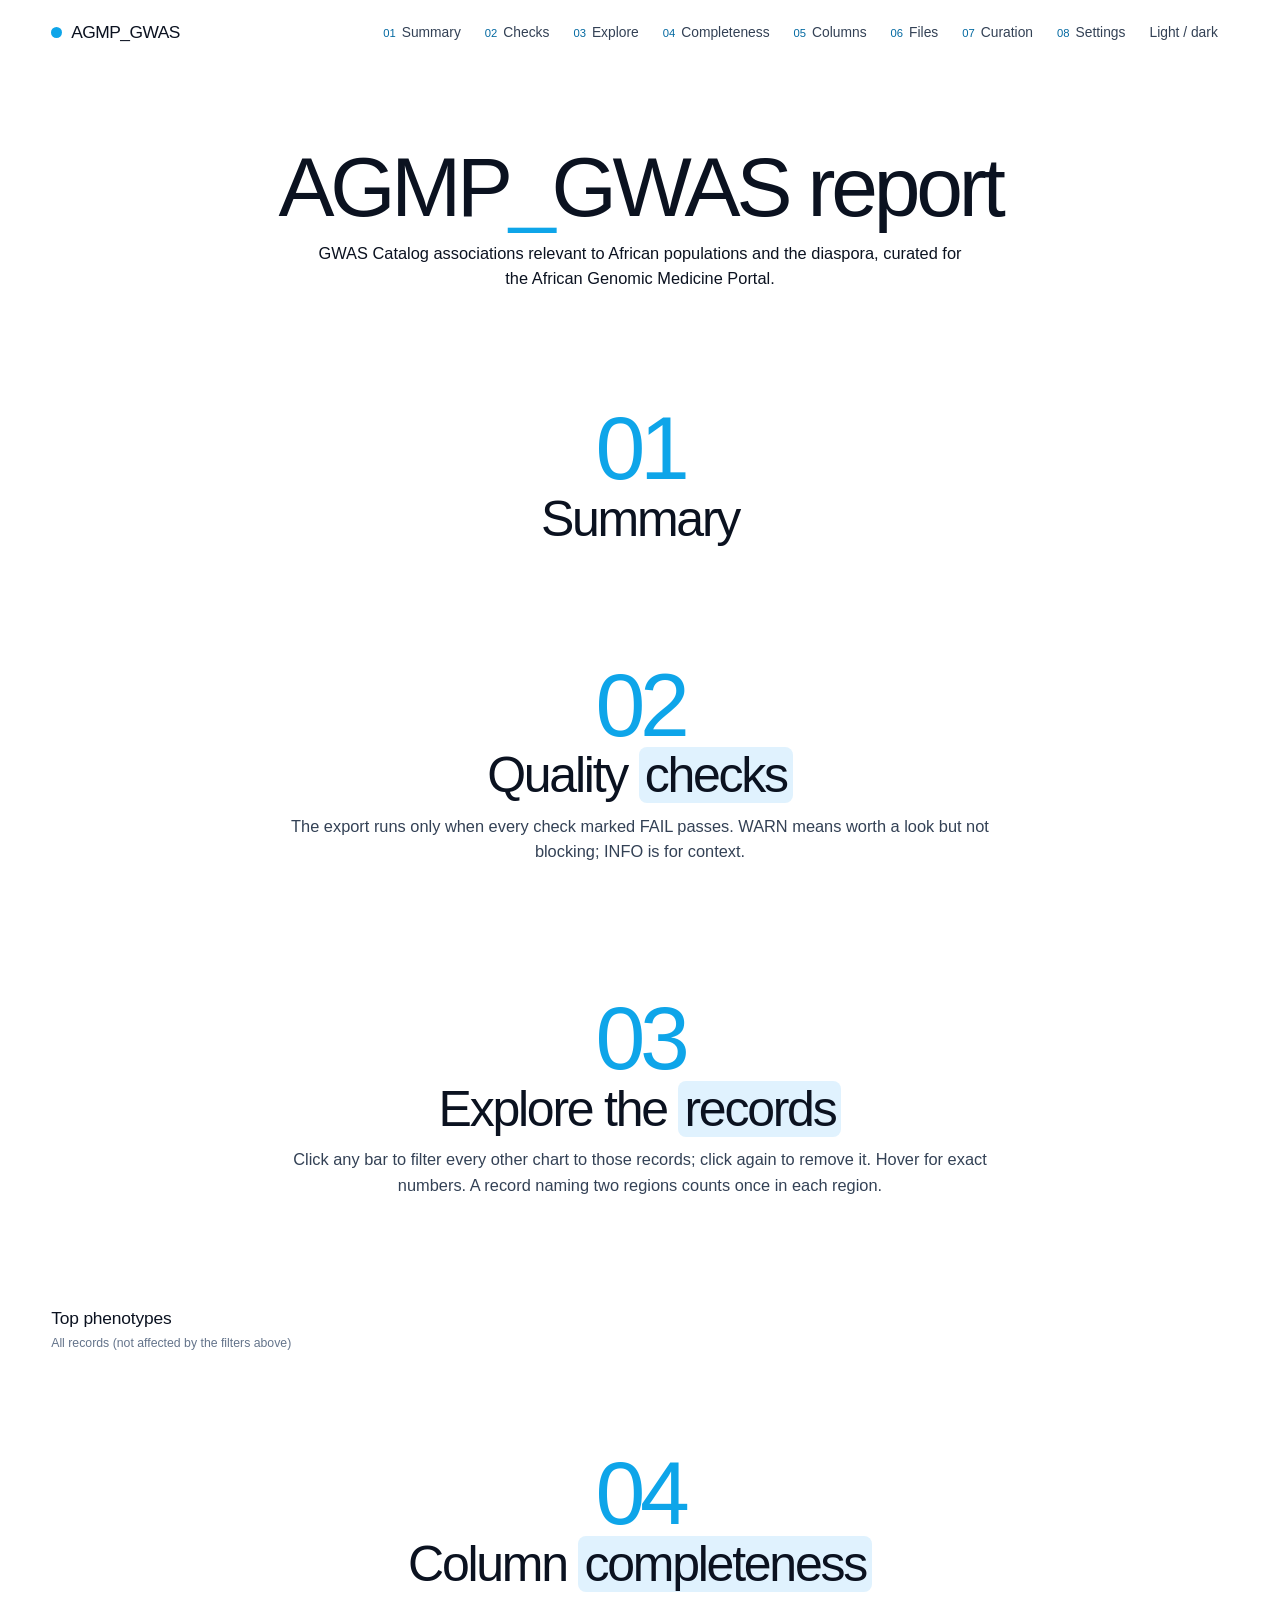
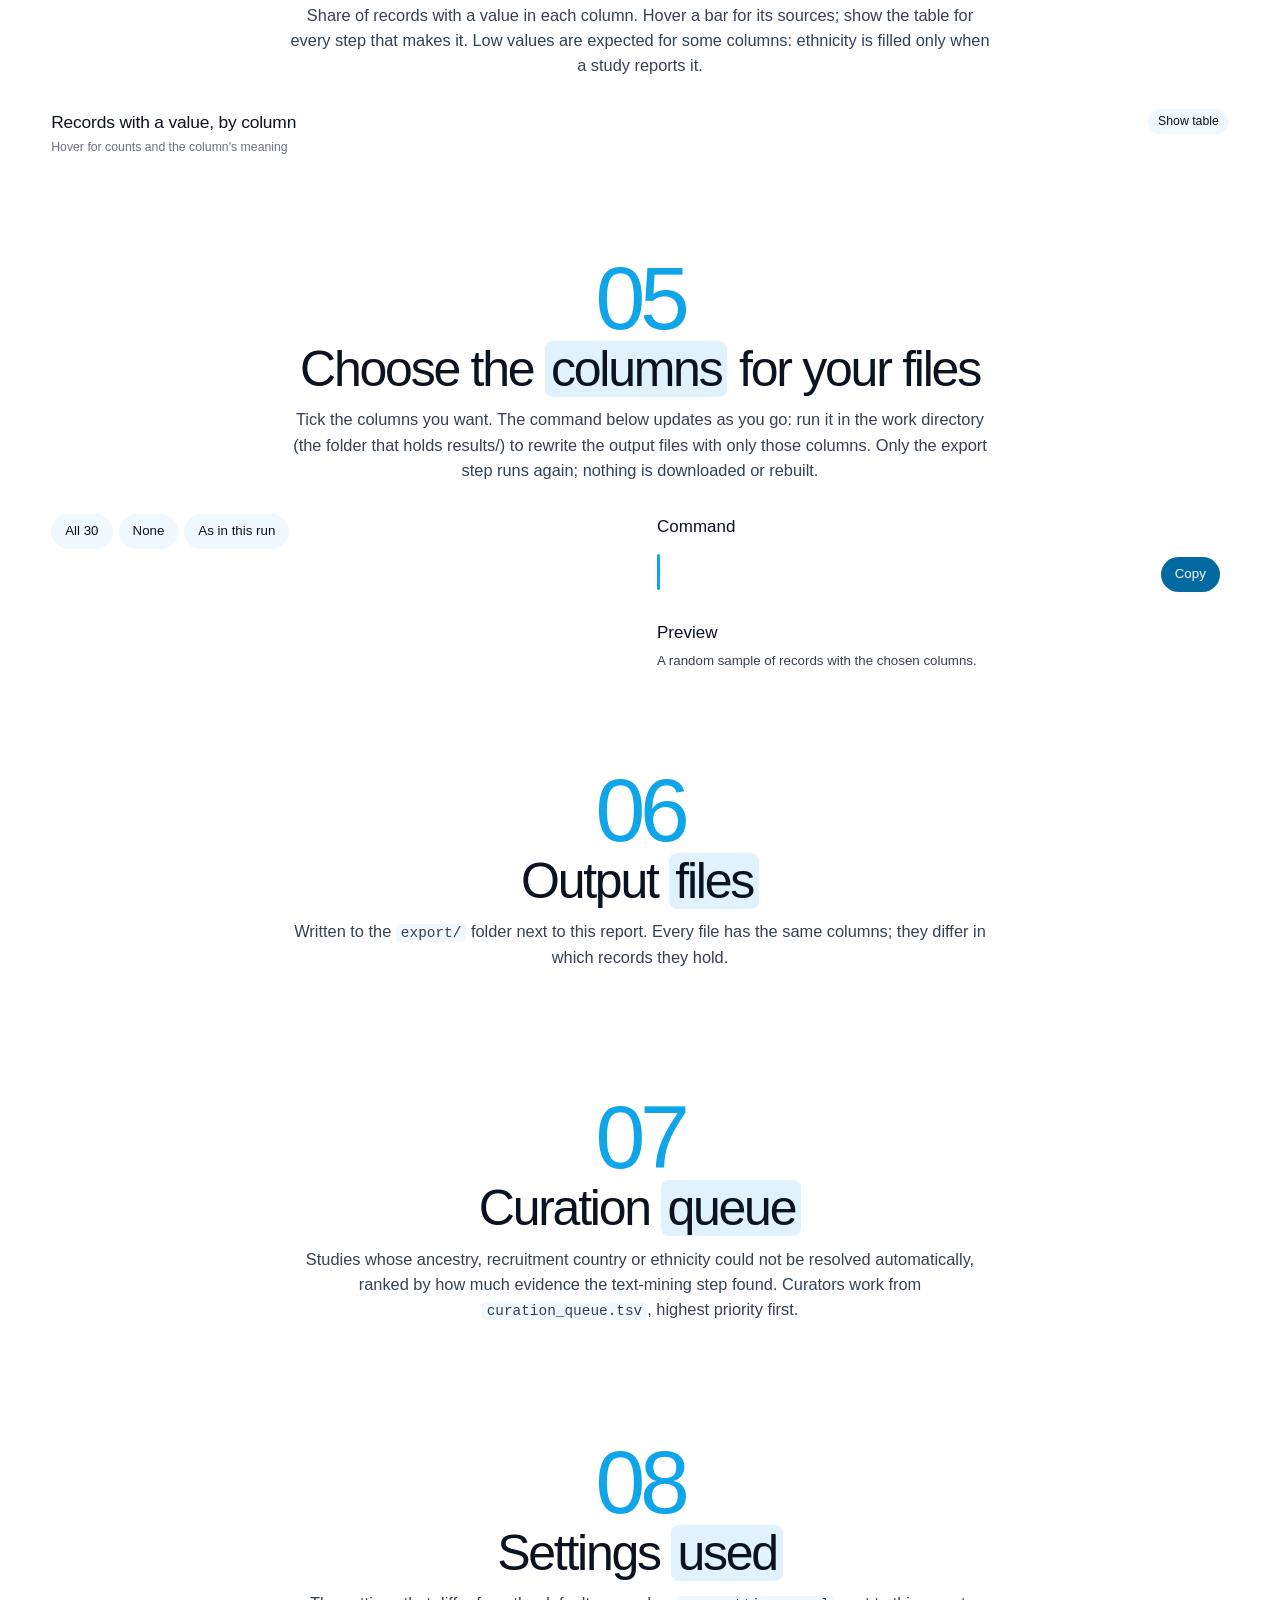
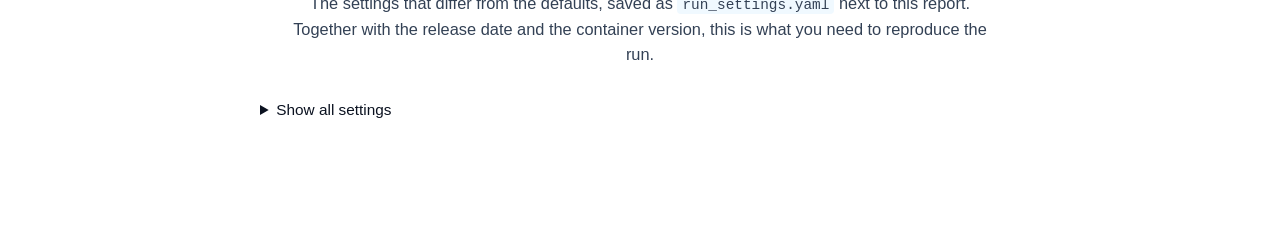
<file: workflow/templates/report.html>
<!doctype html>
<html lang="en">
<head>
<meta charset="utf-8">
<meta name="viewport" content="width=device-width, initial-scale=1">
<title>AGMP_GWAS Report</title>
<style>
:root {
  color-scheme: light;
  --page: #ffffff; --surface-2: #f0f9ff; --tint-2: #f8fafc; --border: transparent;
  --text-primary: #0b1220; --text-secondary: #334155; --text-muted: #64748b;
  --series-1: #0284c7; --mark-muted: #cfe8f7; --grid: #e6f2fa;
  --good: #0ca30c; --warning: #fab219; --critical: #d03b3b; --info: #94a3b8;
  --accent-ink: #0369a1; --code-bg: #f0f9ff; --sky: #0ea5e9; --sky-soft: #e0f2fe;
  --pill: #0369a1; --pill-ink: #ffffff;
}
@media (prefers-color-scheme: dark) {
  :root:not([data-theme="light"]) {
    color-scheme: dark;
    --page: #07111c; --surface-2: #0d1c2b; --tint-2: #0b1724;
    --text-primary: #e8f1f8; --text-secondary: #b6c4d2; --text-muted: #8193a6;
    --series-1: #38bdf8; --mark-muted: #16364d; --grid: #102233;
    --accent-ink: #7dd3fc; --code-bg: #0d1c2b; --sky: #38bdf8; --sky-soft: #0c3550; --pill: #38bdf8; --pill-ink: #07111c;
  }
}
:root[data-theme="dark"] {
  color-scheme: dark;
  --page: #07111c; --surface-2: #0d1c2b; --tint-2: #0b1724;
  --text-primary: #e8f1f8; --text-secondary: #b6c4d2; --text-muted: #8193a6;
  --series-1: #38bdf8; --mark-muted: #16364d; --grid: #102233;
  --accent-ink: #7dd3fc; --code-bg: #0d1c2b; --sky: #38bdf8; --sky-soft: #0c3550; --pill: #38bdf8; --pill-ink: #07111c;
}
* { box-sizing: border-box; }
html { font-size: clamp(15px, 0.38vw + 10.5px, 22px); scroll-behavior: smooth; scroll-padding-top: 4.5rem; }
@media (prefers-reduced-motion: reduce) { html { scroll-behavior: auto; } }
body {
  margin: 0; background: var(--page); color: var(--text-primary);
  font: 1rem/1.55 "Helvetica Neue", Helvetica, Arial, sans-serif; -webkit-font-smoothing: antialiased;
}
a { color: var(--accent-ink); text-underline-offset: 3px; }
mark { background: var(--mark); color: inherit; padding: 0 .1em; }
code { font-family: ui-monospace, "SF Mono", Menlo, monospace; font-size: .88em; background: var(--code-bg); border-radius: 4px; padding: 1px 5px; }
.wrap { width: min(100% - 2 * clamp(1.1rem, 4vw, 5rem), 118rem); margin: 0 auto; }
header.top { padding: 80px 0 20px; text-align: center; }
header.top h1 em { font-style: normal; color: var(--sky); }
header.top mark, section > h2 mark { background: var(--sky-soft); color: inherit; border-radius: 8px; padding: 0 .12em; }
header.top h1 { margin: 0 0 12px; font-weight: 400; font-size: clamp(44px, 7.5vw, 84px); letter-spacing: -0.05em; line-height: 1; }
header.top p { margin: 0 auto; color: var(--text-primary); max-width: 42rem; font-size: 1.067rem; }
.meta-line { display: flex; flex-wrap: wrap; gap: 6px 18px; justify-content: center; margin-top: 16px; font-size: 0.867rem; color: var(--text-muted); }
/* numbered top navigation */
.topnav { position: sticky; top: 0; z-index: 10; background: color-mix(in srgb, var(--page) 88%, transparent);
  backdrop-filter: blur(10px); -webkit-backdrop-filter: blur(10px); }
.topnav .in { width: min(100% - 2 * clamp(1.1rem, 4vw, 5rem), 118rem); margin: 0 auto; height: 4.2rem; display: flex; align-items: center; gap: 16px; }
.topnav .brand { font-size: 1.133rem; letter-spacing: -0.03em; white-space: nowrap; display: flex; align-items: center; gap: 9px; }
.topnav .brand i { width: 11px; height: 11px; border-radius: 50%; background: var(--sky); display: inline-block; }
.topnav .links { display: flex; gap: 2px; overflow-x: auto; scrollbar-width: none; flex: 1; justify-content: flex-end; }
.topnav .links::-webkit-scrollbar { display: none; }
.topnav .links a, .topnav .links button { font: 0.9rem "Helvetica Neue", Helvetica, sans-serif; color: var(--text-secondary); text-decoration: none;
  white-space: nowrap; padding: 7px 11px; border-radius: 999px; border: 0; background: none; cursor: pointer; display: flex; gap: 6px; align-items: baseline; }
.topnav .links a b { font-weight: 400; font-size: 0.733rem; color: var(--accent-ink); }
.topnav .links a:hover, .topnav .links button:hover { background: var(--surface-2); color: var(--text-primary); }
.topnav .links a.on { background: var(--sky-soft); color: var(--text-primary); }
button, .btn { font: inherit; font-size: 0.867rem; color: var(--text-primary); background: var(--surface-2); border: 0;
  border-radius: 999px; padding: 7px 14px; cursor: pointer; }
button:hover { background: var(--sky-soft); }
button.primary { background: var(--pill); border-color: var(--pill); color: var(--pill-ink); }
button:focus-visible, a:focus-visible, input:focus-visible, [tabindex]:focus-visible { outline: 2px solid #2f6bff; outline-offset: 2px; }
section { padding: clamp(4rem, 9vh, 7rem) 0 .5rem; }
section > .n { display: block; text-align: center; font-size: clamp(56px, 7vw, 90px); font-weight: 200; line-height: .9; letter-spacing: -0.06em; color: var(--sky); margin-bottom: 4px; font-variant-numeric: tabular-nums; }
section > h2 { font-size: clamp(32px, 4.6vw, 50px); font-weight: 400; letter-spacing: -0.045em; line-height: 1.05; margin: 0 0 12px; text-align: center; }
section > p.lead { margin: 0 auto 2rem; color: var(--text-secondary); max-width: 46rem; text-align: center; font-size: 1.067rem; }
.card { background: none; border: 0; padding: 0; }
.grid { display: grid; gap: 44px 48px; }
.statgrid { grid-template-columns: repeat(auto-fill, minmax(11rem, 1fr)); }
.tile .num { font-size: clamp(34px, 3.8vw, 50px); font-weight: 300; color: var(--text-primary); letter-spacing: -0.045em; font-variant-numeric: tabular-nums; line-height: 1.1; }
.tile .lbl { font-size: 0.933rem; color: var(--text-primary); margin-top: 4px; }
.tile .sub { font-size: 0.8rem; color: var(--text-muted); margin-top: 2px; }
.charts { grid-template-columns: repeat(auto-fit, minmax(min(100%, 30rem), 1fr)); }
.chart-card h3 { margin: 0; font-size: 1.133rem; font-weight: 400; letter-spacing: -0.01em; }
.chart-card .hint { font-size: 0.8rem; color: var(--text-muted); margin: 2px 0 12px; }
.chart-head { display: flex; justify-content: space-between; align-items: flex-start; gap: 8px; }
.chart-head button { font-size: 0.8rem; padding: 3px 10px; flex-shrink: 0; }
.chart svg { display: block; width: 100%; overflow: visible; }
.chart text { font-size: 0.8rem; fill: var(--text-secondary); font-family: inherit; }
.chart text.val { fill: var(--text-primary); font-variant-numeric: tabular-nums; }
.bar-row { cursor: pointer; }
.bar-row:hover .hit { fill: var(--surface-2); }
.filters { display: flex; flex-wrap: wrap; align-items: center; justify-content: center; gap: 8px; margin-bottom: 26px; min-height: 34px; }
.chip { display: inline-flex; align-items: center; gap: 6px; background: var(--sky-soft); color: var(--text-primary); border-radius: 999px; padding: 4px 6px 4px 12px; font-size: 0.867rem; }
.chip button { border: 0; background: transparent; padding: 0 4px; font-size: 1.0rem; line-height: 1; color: var(--text-primary); }
.filters .count { font-size: 0.867rem; color: var(--text-secondary); margin-right: 6px; }
.filters .count b { color: var(--text-primary); font-variant-numeric: tabular-nums; font-weight: 500; }
table { border-collapse: separate; border-spacing: 0; width: 100%; font-size: 0.9rem; }
th, td { text-align: left; padding: 10px 12px; vertical-align: top; }
th { font-weight: 500; font-size: 0.767rem; text-transform: uppercase; letter-spacing: .07em; color: var(--accent-ink); background: var(--page); position: sticky; top: 0; }
tbody tr:hover td { color: var(--accent-ink); }
td.num, th.num { text-align: right; font-variant-numeric: tabular-nums; }
.table-scroll { overflow: auto; max-height: 460px; }
.status { display: inline-flex; align-items: center; gap: 6px; font-weight: 500; font-size: 0.8rem; white-space: nowrap; }
.status .dot { width: 18px; height: 18px; border-radius: 50%; display: inline-grid; place-items: center; color: #fff; font-size: 0.733rem; font-weight: 700; }
.status.PASS .dot { background: var(--good); }
.status.WARN .dot { background: var(--warning); color: #1a1a19; }
.status.FAIL .dot { background: var(--critical); }
.status.INFO .dot { background: var(--info); }
.qc-filter { display: flex; gap: 6px; margin-bottom: 14px; flex-wrap: wrap; justify-content: center; }
.qc-filter button[aria-pressed="true"] { background: var(--pill); color: var(--pill-ink); }
.cols { display: grid; grid-template-columns: minmax(0, 1fr) minmax(0, 1fr); gap: 34px; }
@media (max-width: 860px) { .cols { grid-template-columns: minmax(0, 1fr); } .sticky-side { position: static; } }
.colgroup h4 { margin: 18px 0 6px; font-size: 0.733rem; color: var(--accent-ink); text-transform: uppercase; letter-spacing: .08em; font-weight: 500; }
.colgroup h4:first-child { margin-top: 0; }
label.colpick { display: grid; grid-template-columns: 20px minmax(0, 1fr) auto; gap: 2px 8px; align-items: start; padding: 7px 0; cursor: pointer; }
label.colpick:hover .nm { color: var(--accent-ink); }
label.colpick input { margin: 3px 0 0; width: 16px; height: 16px; accent-color: var(--pill); }
label.colpick .nm { font-family: ui-monospace, "SF Mono", Menlo, monospace; font-size: 0.867rem; }
label.colpick .ds { grid-column: 2 / 4; font-size: 0.8rem; color: var(--text-muted); }
label.colpick .pct { font-size: 0.8rem; color: var(--text-secondary); font-variant-numeric: tabular-nums; }
.toolbar { display: flex; flex-wrap: wrap; gap: 6px; align-items: center; margin-bottom: 12px; }
.toolbar .sel { font-size: 0.867rem; color: var(--text-secondary); margin-left: auto; }
pre.cmd { background: none; position: relative; padding-left: 20px !important; border-radius: 14px; padding: 14px 16px; font: 0.867rem/1.5 ui-monospace, "SF Mono", Menlo, monospace;
  white-space: pre-wrap; overflow-wrap: anywhere; margin: 0; }
.cmd-wrap { position: relative; }
.cmd-wrap pre.cmd { padding-right: 80px; min-height: 48px; }
pre.cmd::before { content: ""; position: absolute; left: 0; top: 6px; bottom: 6px; width: 3px; border-radius: 3px; background: var(--sky); }
.cmd-wrap button { position: absolute; top: 9px; right: 9px; background: var(--pill); color: var(--pill-ink); }
.note { font-size: 0.867rem; color: var(--text-secondary); margin: 8px 0 0; }
.sticky-side { position: sticky; top: 20px; }
.side-box { padding: 0; }
#tooltip { position: fixed; pointer-events: none; z-index: 20; background: var(--page); color: var(--text-primary);
  border: 0; box-shadow: 0 8px 28px rgba(3, 105, 161, .18); border-radius: 12px; padding: 9px 11px; font-size: 0.8rem; opacity: 0; transition: opacity .08s; max-width: 300px; }
#tooltip b { font-variant-numeric: tabular-nums; font-weight: 500; }
#tooltip .t { font-weight: 500; margin-bottom: 2px; }
footer { padding: 60px 0 40px; color: var(--text-muted); font-size: 0.833rem; text-align: center; }
details summary { cursor: pointer; color: var(--text-primary); }
.empty { color: var(--text-muted); font-size: 0.867rem; padding: 8px 0; }

/* sections fade in as they arrive */
.js section > * { opacity: 0; transform: translateY(1.6rem); transition: opacity .8s cubic-bezier(.2,.7,.2,1), transform .8s cubic-bezier(.2,.7,.2,1); }
.js section.in > * { opacity: 1; transform: none; }
.progress { position: fixed; left: 0; top: 0; height: 3px; width: 100%; z-index: 40; transform-origin: 0 50%; transform: scaleX(var(--p, 0)); background: var(--sky); pointer-events: none; }
@media (prefers-reduced-motion: reduce) { .js section > * { opacity: 1; transform: none; transition: none; } }
</style>
</head>
<body>
<div id="tooltip" role="status" aria-live="polite"></div>

<header class="topnav"><div class="in"><span class="brand"><i aria-hidden="true"></i>AGMP_GWAS</span><nav class="links" id="tilebar" aria-label="Report sections"></nav></div></header>
<header class="top"><div class="wrap">
  <h1>AGMP<em>_</em>GWAS report</h1>
  <p>GWAS Catalog associations relevant to African populations and the diaspora, curated for the African Genomic Medicine Portal.</p>
  <div class="meta-line" id="metaLine"></div>
</div></header>


<main class="wrap">

<section id="summary">
  <span class="n">01</span>
  <h2>Summary</h2>
  <p class="lead" id="summaryLead"></p>
  <div class="grid statgrid" id="tiles"></div>
</section>

<section id="qc">
  <span class="n">02</span>
  <h2>Quality <mark>checks</mark></h2>
  <p class="lead">The export runs only when every check marked FAIL passes. WARN means worth a look but not blocking; INFO is for context.</p>
  <div class="qc-filter" id="qcFilter" role="group" aria-label="Filter checks by status"></div>
  <div class="table-scroll" style="max-height:none"><table id="qcTable"></table></div>
</section>

<section id="explore">
  <span class="n">03</span>
  <h2>Explore the <mark>records</mark></h2>
  <p class="lead">Click any bar to filter every other chart to those records; click again to remove it. Hover for exact numbers. A record naming two regions counts once in each region.</p>
  <div class="filters" id="filters"></div>
  <div class="grid charts" id="charts"></div>
  <div class="card chart-card" style="margin-top:16px">
    <div class="chart-head"><div><h3>Top phenotypes</h3><p class="hint">All records (not affected by the filters above)</p></div></div>
    <div class="table-scroll"><table id="phenTable"></table></div>
  </div>
</section>

<section id="completeness">
  <span class="n">04</span>
  <h2>Column <mark>completeness</mark></h2>
  <p class="lead">Share of records with a value in each column. Hover a bar for its sources; show the table for every step that makes it. Low values are expected for some columns: ethnicity is filled only when a study reports it.</p>
  <div class="card chart-card">
    <div class="chart-head"><div><h3>Records with a value, by column</h3><p class="hint">Hover for counts and the column's meaning</p></div>
      <button type="button" data-table-for="complChart">Show table</button></div>
    <div class="chart" id="complChart"></div>
  </div>
</section>

<section id="columns">
  <span class="n">05</span>
  <h2>Choose the <mark>columns</mark> for your files</h2>
  <p class="lead">Tick the columns you want. The command below updates as you go: run it in the work directory (the folder that holds results/) to rewrite the output files with only those columns. Only the export step runs again; nothing is downloaded or rebuilt.</p>
  <div class="cols">
    <div>
      <div class="toolbar">
        <button type="button" id="colAll">All 30</button>
        <button type="button" id="colNone">None</button>
        <button type="button" id="colRun">As in this run</button>
        <span class="sel" id="colCount"></span>
      </div>
      <div id="colList"></div>
    </div>
    <div>
      <div class="sticky-side">
        <div class="side-box">
          <h3 style="margin:0 0 8px;font-size:17px;font-weight:400">Command</h3>
          <div class="cmd-wrap"><pre class="cmd" id="colCmd"></pre><button type="button" id="copyCmd">Copy</button></div>
          <p class="note" id="colNote"></p>
        </div>
        <div style="margin-top:24px">
          <h3 style="margin:0 0 4px;font-size:17px;font-weight:400">Preview</h3>
          <p class="note" style="margin:0 0 10px">A random sample of records with the chosen columns.</p>
          <div class="table-scroll" style="max-height:340px"><table id="preview"></table></div>
        </div>
      </div>
    </div>
  </div>
</section>

<section id="files">
  <span class="n">06</span>
  <h2>Output <mark>files</mark></h2>
  <p class="lead">Written to the <code>export/</code> folder next to this report. Every file has the same columns; they differ in which records they hold.</p>
  <div class="table-scroll" style="max-height:none"><table id="filesTable"></table></div>
  <p class="note" id="filesNote"></p>
</section>

<section id="curation">
  <span class="n">07</span>
  <h2>Curation <mark>queue</mark></h2>
  <p class="lead">Studies whose ancestry, recruitment country or ethnicity could not be resolved automatically, ranked by how much evidence the text-mining step found. Curators work from <code>curation_queue.tsv</code>, highest priority first.</p>
  <div class="grid charts" id="queueCharts"></div>
</section>

<section id="settings">
  <span class="n">08</span>
  <h2>Settings <mark>used</mark></h2>
  <p class="lead">The settings that differ from the defaults, saved as <code>run_settings.yaml</code> next to this report. Together with the release date and the container version, this is what you need to reproduce the run.</p>
  <details class="card" style="max-width:760px;margin:0 auto"><summary>Show all settings</summary><pre class="cmd" id="settingsPre" style="margin-top:12px;max-height:420px;overflow:auto"></pre></details>
</section>

</main>
<footer><div class="wrap" id="footer"></div></footer>

<script>
const DATA = /*__AGMP_DATA__*/null;
(function () {
  "use strict";
  const $ = (s, r = document) => r.querySelector(s);
  const el = (tag, attrs = {}, ...kids) => {
    const e = document.createElement(tag);
    for (const [k, v] of Object.entries(attrs)) {
      if (k === "class") e.className = v; else if (k === "text") e.textContent = v;
      else if (k.startsWith("on")) e.addEventListener(k.slice(2), v); else e.setAttribute(k, v);
    }
    for (const k of kids) if (k != null) e.append(k);
    return e;
  };
  const fmt = n => Number(n).toLocaleString("en-US");
  const pct = (a, b) => b ? (100 * a / b) : 0;
  const esc = s => String(s).replace(/[&<>"]/g, c => ({"&":"&amp;","<":"&lt;",">":"&gt;",'"':"&quot;"}[c]));
  const SVGNS = "http://www.w3.org/2000/svg";
  // chart geometry follows the root font size, so charts scale with the screen
  const U = () => parseFloat(getComputedStyle(document.documentElement).fontSize) / 15;

  // ------------------------------------------------ fade-in and progress
  document.documentElement.classList.add("js");
  const prog = el("div", {class: "progress", "aria-hidden": "true"}); document.body.append(prog);
  addEventListener("scroll", () => {
    const max = document.documentElement.scrollHeight - innerHeight;
    prog.style.setProperty("--p", max > 0 ? Math.min(1, scrollY / max) : 0);
  }, {passive: true});
  const secs = [...document.querySelectorAll("main section")];
  if ("IntersectionObserver" in window && !matchMedia("(prefers-reduced-motion: reduce)").matches) {
    const io = new IntersectionObserver(es => es.forEach(e => { if (e.isIntersecting) { e.target.classList.add("in"); io.unobserve(e.target); } }),
      {rootMargin: "0px 0px -6% 0px", threshold: 0.02});
    secs.forEach(x => io.observe(x));
  } else secs.forEach(x => x.classList.add("in"));

  // ------------------------------------------------- theme and tile bar
  try { const t = localStorage.getItem("agmp-gwas-theme"); if (t) document.documentElement.dataset.theme = t; } catch (e) {}
  const SECTIONS = [["summary", "Summary"], ["qc", "Checks"], ["explore", "Explore"], ["completeness", "Completeness"],
                    ["columns", "Columns"], ["files", "Files"], ["curation", "Curation"], ["settings", "Settings"]];
  const bar = $("#tilebar");
  bar.innerHTML = SECTIONS.map(([id, t], i) => `<a href="#${id}" data-id="${id}"><b>${String(i + 1).padStart(2, "0")}</b>${t}</a>`).join("") +
    `<button type="button" id="themeBtn" aria-label="Switch light or dark theme">Light / dark</button>`;
  $("#themeBtn").addEventListener("click", () => {
    const cur = document.documentElement.dataset.theme ||
      (matchMedia("(prefers-color-scheme: dark)").matches ? "dark" : "light");
    const next = cur === "dark" ? "light" : "dark";
    document.documentElement.dataset.theme = next;
    try { localStorage.setItem("agmp-gwas-theme", next); } catch (e) {}
  });
  const secEls = SECTIONS.map(([id]) => document.getElementById(id));
  let ticking = false;
  const trackSection = () => {
    ticking = false;
    let cur = null;
    for (const e of secEls) if (e.getBoundingClientRect().top <= innerHeight * 0.35) cur = e;
    bar.querySelectorAll("a").forEach(a => a.classList.toggle("on", !!cur && a.dataset.id === cur.id));
  };
  addEventListener("scroll", () => { if (!ticking) { ticking = true; requestAnimationFrame(trackSection); } }, {passive: true});
  trackSection();

  // -------------------------------------------------------------- tooltip
  const tip = $("#tooltip");
  function showTip(evt, html) {
    tip.innerHTML = html; tip.style.opacity = 1;
    const pad = 14, w = tip.offsetWidth, h = tip.offsetHeight;
    let x = evt.clientX + pad, y = evt.clientY + pad;
    if (x + w > innerWidth - 8) x = evt.clientX - w - pad;
    if (y + h > innerHeight - 8) y = evt.clientY - h - pad;
    tip.style.left = Math.max(8, x) + "px"; tip.style.top = Math.max(8, y) + "px";
  }
  const hideTip = () => { tip.style.opacity = 0; };
  addEventListener("scroll", hideTip, {passive: true});

  // --------------------------------------------------------------- header
  const T = DATA.tiles;
  $("#metaLine").append(
    el("span", {text: "GWAS Catalog release " + DATA.release}),
    el("span", {text: "Run on " + (DATA.run_date || "")}),
    el("span", {text: "Build time " + Math.round((DATA.runtime_seconds || 0) / 60) + " min"}),
    el("span", {text: DATA.compared.length ? "Compared with " + DATA.compared.length + " previous file(s)" : "Not compared with earlier data"})
  );
  $("#summaryLead").textContent =
    fmt(T.records) + " records from " + fmt(T.publications) + " publications, covering " + fmt(T.variants) +
    " unique variants. A record is one variant–trait association in one study, for one gene.";
  const tiles = [
    ["Records", fmt(T.records), DATA.compared.length ? fmt(T.new_records) + " new" : "all marked new"],
    ["Unique variants", fmt(T.variants), fmt(T.rescued_records) + " records from converted positional IDs"],
    ["Studies", fmt(T.studies), "GWAS Catalog accessions"],
    ["Publications", fmt(T.publications), "PubMed IDs"],
    ["With a gene symbol", T.gene_symbol_pct + "%", "of records"],
    ["With a variant consequence", T.context_pct + "%", "of records (context)"],
    ["With ethnicity reported", T.ethnicity_pct + "%", "never inferred"],
  ];
  for (const [l, n, s] of tiles)
    $("#tiles").append(el("div", {class: "card tile"}, el("div", {class: "num", text: n}),
      el("div", {class: "lbl", text: l}), el("div", {class: "sub", text: s})));

  // ------------------------------------------------------------------- QC
  const ICON = {PASS: "✓", WARN: "!", FAIL: "✕", INFO: "i"};
  const statusOf = r => (r.threshold === "info" ? "INFO" : r.status);
  let qcShow = "all";
  function renderQC() {
    const t = $("#qcTable"); t.innerHTML = "";
    t.append(el("thead", {}, el("tr", {}, el("th", {text: "Status"}), el("th", {text: "Check"}),
      el("th", {text: "Value"}), el("th", {text: "Threshold"}))));
    const tb = el("tbody");
    for (const r of DATA.qc) {
      const st = statusOf(r);
      if (qcShow !== "all" && st !== qcShow) continue;
      tb.append(el("tr", {},
        el("td", {}, el("span", {class: "status " + st}, el("span", {class: "dot", "aria-hidden": "true", text: ICON[st]}), st)),
        el("td", {text: r.check}), el("td", {class: "num", text: r.value}), el("td", {text: r.threshold})));
    }
    t.append(tb);
  }
  const qcCounts = {};
  for (const r of DATA.qc) qcCounts[statusOf(r)] = (qcCounts[statusOf(r)] || 0) + 1;
  for (const k of ["all", "FAIL", "WARN", "PASS", "INFO"]) {
    if (k !== "all" && !qcCounts[k]) continue;
    const b = el("button", {type: "button", "aria-pressed": String(k === "all"),
      text: k === "all" ? "All (" + DATA.qc.length + ")" : k + " (" + qcCounts[k] + ")"});
    b.addEventListener("click", () => {
      qcShow = k; for (const x of $("#qcFilter").children) x.setAttribute("aria-pressed", String(x === b)); renderQC();
    });
    $("#qcFilter").append(b);
  }
  renderQC();

  // ------------------------------------------------------- bar chart (h)
  // items: [{key,label,value,title?}], opts: {total, selected:Set, onToggle, valueFmt}
  function barChart(host, items, opts) {
    host.innerHTML = "";
    if (!items.length) { host.append(el("div", {class: "empty", text: "No records match the filters."})); return; }
    const u = U();
    const W = Math.max(280, host.clientWidth || 480), rowH = 26 * u, gap = 6 * u;
    const labelW = Math.min(260 * u, Math.round(W * 0.42)), valW = 64 * u;
    const plotW = Math.max(40, W - labelW - valW - 8);
    const max = opts.max || Math.max(...items.map(d => d.value), 1);
    const H = items.length * (rowH + gap);
    const svg = document.createElementNS(SVGNS, "svg");
    svg.setAttribute("viewBox", `0 0 ${W} ${H}`); svg.setAttribute("height", H);
    svg.setAttribute("role", "img"); svg.setAttribute("aria-label", opts.aria || "bar chart");
    const anySel = opts.selected && opts.selected.size > 0;
    items.forEach((d, i) => {
      const y = i * (rowH + gap);
      const g = document.createElementNS(SVGNS, "g");
      if (opts.onToggle) {
        g.setAttribute("class", "bar-row"); g.setAttribute("tabindex", "0"); g.setAttribute("role", "button");
        g.setAttribute("aria-pressed", String(!!(opts.selected && opts.selected.has(d.key))));
        g.setAttribute("aria-label", `${d.label}: ${fmt(d.value)}`);
        g.addEventListener("click", () => opts.onToggle(d.key));
        g.addEventListener("keydown", e => { if (e.key === "Enter" || e.key === " ") { e.preventDefault(); opts.onToggle(d.key); } });
      }
      const hit = document.createElementNS(SVGNS, "rect");
      hit.setAttribute("class", "hit"); hit.setAttribute("x", 0); hit.setAttribute("y", y - gap / 2);
      hit.setAttribute("width", W); hit.setAttribute("height", rowH + gap); hit.setAttribute("rx", 6);
      hit.setAttribute("fill", "transparent"); g.append(hit);
      const lab = document.createElementNS(SVGNS, "text");
      lab.setAttribute("x", labelW - 10); lab.setAttribute("y", y + rowH / 2 + 4); lab.setAttribute("text-anchor", "end");
      let txt = d.label; const maxCh = Math.floor((labelW - 14 * u) / (6.2 * u));
      if (txt.length > maxCh) txt = txt.slice(0, maxCh - 1) + "…";
      lab.textContent = txt; g.append(lab);
      const w = Math.max(d.value > 0 ? 2 : 0, plotW * d.value / max);
      const bar = document.createElementNS(SVGNS, "path");
      const r = Math.min(4, w / 2), x0 = labelW, bh = rowH - 8, by = y + 4;
      bar.setAttribute("d", w <= 0 ? "" :
        `M${x0},${by} H${x0 + w - r} Q${x0 + w},${by} ${x0 + w},${by + r} V${by + bh - r} Q${x0 + w},${by + bh} ${x0 + w - r},${by + bh} H${x0} Z`);
      const on = !anySel || opts.selected.has(d.key);
      bar.setAttribute("fill", on ? "var(--series-1)" : "var(--mark-muted)");
      g.append(bar);
      const val = document.createElementNS(SVGNS, "text");
      val.setAttribute("class", "val"); val.setAttribute("x", x0 + w + 6); val.setAttribute("y", y + rowH / 2 + 4);
      val.textContent = opts.valueFmt ? opts.valueFmt(d) : fmt(d.value); g.append(val);
      g.addEventListener("mousemove", e => showTip(e, `<div class="t">${esc(d.label)}</div>` +
        (d.title ? `<div>${esc(d.title)}</div>` : `<b>${fmt(d.value)}</b> records` +
          (opts.total ? ` · ${pct(d.value, opts.total).toFixed(1)}% of ${fmt(opts.total)}` : "") +
          (opts.onToggle ? `<div style="color:var(--text-muted);margin-top:2px">Click to ${opts.selected && opts.selected.has(d.key) ? "remove" : "add"} filter</div>` : ""))));
      g.addEventListener("mouseleave", hideTip);
      svg.append(g);
    });
    host.append(svg);
  }

  // ---------------------------------------------------- column chart (v)
  function columnChart(host, items, opts) {
    host.innerHTML = "";
    if (!items.length) { host.append(el("div", {class: "empty", text: "No records match the filters."})); return; }
    const u = U();
    const W = Math.max(280, host.clientWidth || 480), H = 200 * u, padL = 46 * u, padB = 24 * u, padT = 8 * u;
    const plotW = W - padL - 4, plotH = H - padB - padT;
    const max = Math.max(...items.map(d => d.value), 1);
    const step = plotW / items.length, bw = Math.max(2, step - 2);
    const svg = document.createElementNS(SVGNS, "svg");
    svg.setAttribute("viewBox", `0 0 ${W} ${H}`); svg.setAttribute("height", H);
    svg.setAttribute("role", "img"); svg.setAttribute("aria-label", opts.aria || "column chart");
    const nice = (() => { const p = Math.pow(10, Math.floor(Math.log10(max))); const m = max / p; return (m <= 2 ? 0.5 : m <= 5 ? 1 : 2) * p; })();
    for (let v = 0; v <= max; v += nice) {
      const y = padT + plotH - plotH * v / max;
      const ln = document.createElementNS(SVGNS, "line");
      ln.setAttribute("x1", padL); ln.setAttribute("x2", W); ln.setAttribute("y1", y); ln.setAttribute("y2", y);
      ln.setAttribute("stroke", "var(--grid)"); svg.append(ln);
      const t = document.createElementNS(SVGNS, "text");
      t.setAttribute("x", padL - 6); t.setAttribute("y", y + 4); t.setAttribute("text-anchor", "end");
      t.textContent = v >= 1000 ? (v / 1000) + "k" : v; svg.append(t);
    }
    const anySel = opts.selected.size > 0;
    const every = Math.ceil(items.length / Math.max(1, Math.floor(plotW / (42 * u))));
    items.forEach((d, i) => {
      const x = padL + i * step + 1, h = plotH * d.value / max, y = padT + plotH - h;
      const g = document.createElementNS(SVGNS, "g");
      g.setAttribute("class", "bar-row"); g.setAttribute("tabindex", "0"); g.setAttribute("role", "button");
      g.setAttribute("aria-pressed", String(opts.selected.has(d.key)));
      g.setAttribute("aria-label", `${d.label}: ${fmt(d.value)}`);
      const hit = document.createElementNS(SVGNS, "rect");
      hit.setAttribute("class", "hit"); hit.setAttribute("x", padL + i * step); hit.setAttribute("y", padT);
      hit.setAttribute("width", step); hit.setAttribute("height", plotH); hit.setAttribute("fill", "transparent");
      g.append(hit);
      const r = Math.min(4, bw / 2, h);
      const bar = document.createElementNS(SVGNS, "path");
      bar.setAttribute("d", h <= 0 ? "" : `M${x},${y + h} V${y + r} Q${x},${y} ${x + r},${y} H${x + bw - r} Q${x + bw},${y} ${x + bw},${y + r} V${y + h} Z`);
      bar.setAttribute("fill", !anySel || opts.selected.has(d.key) ? "var(--series-1)" : "var(--mark-muted)");
      g.append(bar);
      if (i % every === 0) {
        const t = document.createElementNS(SVGNS, "text");
        t.setAttribute("x", x + bw / 2); t.setAttribute("y", H - 6); t.setAttribute("text-anchor", "middle");
        t.textContent = d.label; svg.append(t);
      }
      g.addEventListener("click", () => opts.onToggle(d.key));
      g.addEventListener("keydown", e => { if (e.key === "Enter" || e.key === " ") { e.preventDefault(); opts.onToggle(d.key); } });
      g.addEventListener("mousemove", e => showTip(e, `<div class="t">${esc(d.label)}</div><b>${fmt(d.value)}</b> records` +
        (opts.total ? ` · ${pct(d.value, opts.total).toFixed(1)}%` : "")));
      g.addEventListener("mouseleave", hideTip);
      svg.append(g);
    });
    const base = document.createElementNS(SVGNS, "line");
    base.setAttribute("x1", padL); base.setAttribute("x2", W); base.setAttribute("y1", padT + plotH); base.setAttribute("y2", padT + plotH);
    base.setAttribute("stroke", "var(--text-muted)"); svg.append(base);
    host.append(svg);
  }

  function dataTable(host, items, total) {
    host.innerHTML = "";
    const t = el("table", {}, el("thead", {}, el("tr", {}, el("th", {text: "Value"}),
      el("th", {class: "num", text: "Records"}), el("th", {class: "num", text: "Share"}))));
    const tb = el("tbody");
    for (const d of items) tb.append(el("tr", {}, el("td", {text: d.label}),
      el("td", {class: "num", text: d.title ? d.valueText : fmt(d.value)}),
      el("td", {class: "num", text: d.title ? "" : pct(d.value, total).toFixed(1) + "%"})));
    t.append(tb); host.append(el("div", {class: "table-scroll"}, t));
  }

  // ----------------------------------------------------- cross-filtering
  const L = DATA.levels, DIMS = DATA.dims, CUBE = DATA.cube;
  const DI = Object.fromEntries(DIMS.map((d, i) => [d, i]));
  const NICE = {
    route: {explicit: "African / GME ancestry label", label: "NR or Other ancestry label",
            country: "Recruited in an African country", description: "Sample description names African samples"},
    status: {explicit: "Explicit", unresolved: "Unresolved (for curation)"},
    idsrc: {rsid: "rsID as reported", merged_updated: "Merged rsID, updated", positional_rescued: "Positional ID → rsID",
            synonym: "Synonym rsID", positional: "Positional (kept as chr:pos)", interaction: "Interaction"},
  };
  const label = (dim, v) => (NICE[dim] && NICE[dim][v]) || v || "(blank)";
  const CHARTS = [
    {dim: "region", title: "Geographical region", hint: "AGMP region of the study population"},
    {dim: "context", title: "Variant consequence", hint: "Where the variant lies relative to genes (context)"},
    {dim: "route", title: "Why the study is included", hint: "Inclusion route of the study population"},
    {dim: "status", title: "Ancestry status", hint: "Unresolved records are queued for manual curation"},
    {dim: "idsrc", title: "Variant ID", hint: "How the record's rsID was obtained"},
    {dim: "intergenic", title: "Intergenic", hint: "Variant outside any gene, or within one"},
    {dim: "eth", title: "Ethnicity description", hint: "Whether the study gives one"},
    {dim: "year", title: "Publication year", hint: "Records per year of publication", wide: true},
  ];
  const filters = Object.fromEntries(CHARTS.map(c => [c.dim, new Set()]));
  const rowRegions = ri => DATA.region_combos[ri];
  function passes(row, except) {
    for (const c of CHARTS) {
      const f = filters[c.dim]; if (c.dim === except || !f.size) continue;
      if (c.dim === "region") {
        if (!rowRegions(row[DI.region]).some(r => f.has(DATA.region_names[r]))) return false;
      } else if (!f.has(L[c.dim][row[DI[c.dim]]])) return false;
    }
    return true;
  }
  function tally(dim) {
    const m = new Map(); let total = 0;
    for (const row of CUBE) {
      if (!passes(row, dim)) continue;
      const n = row[row.length - 1]; total += n;
      if (dim === "region") for (const r of rowRegions(row[DI.region])) {
        const k = DATA.region_names[r]; m.set(k, (m.get(k) || 0) + n);
      }
      else { const k = L[dim][row[DI[dim]]]; m.set(k, (m.get(k) || 0) + n); }
    }
    return {m, total};
  }
  const tableMode = {};
  function chartCard(c) {
    const host = el("div", {class: "chart", id: "ch-" + c.dim});
    const btn = el("button", {type: "button", text: "Show table"});
    btn.addEventListener("click", () => { tableMode[c.dim] = !tableMode[c.dim]; btn.textContent = tableMode[c.dim] ? "Show chart" : "Show table"; renderAll(); });
    const card = el("div", {class: "card chart-card"},
      el("div", {class: "chart-head"}, el("div", {}, el("h3", {text: c.title}), el("p", {class: "hint", text: c.hint})), btn), host);
    if (c.wide) card.style.gridColumn = "1 / -1";
    $("#charts").append(card);
  }
  CHARTS.forEach(chartCard);
  function toggle(dim, key) { const f = filters[dim]; f.has(key) ? f.delete(key) : f.add(key); renderAll(); }
  function filteredTotal() { let t = 0; for (const row of CUBE) if (passes(row, null)) t += row[row.length - 1]; return t; }
  function renderAll() {
    hideTip();
    for (const c of CHARTS) {
      const {m, total} = tally(c.dim);
      let items = [...m.entries()].map(([k, v]) => ({key: k, label: c.dim === "year" ? k : label(c.dim, k), value: v}));
      if (c.dim === "year") items.sort((a, b) => a.key.localeCompare(b.key));
      else items.sort((a, b) => b.value - a.value);
      // selected keys stay visible even at zero
      for (const k of filters[c.dim]) if (!m.has(k)) items.push({key: k, label: label(c.dim, k), value: 0});
      const host = $("#ch-" + c.dim);
      if (tableMode[c.dim]) dataTable(host, items, total);
      else if (c.dim === "year") columnChart(host, items, {total, selected: filters[c.dim], onToggle: k => toggle(c.dim, k), aria: c.title});
      else barChart(host, items, {total, selected: filters[c.dim], onToggle: k => toggle(c.dim, k), aria: c.title});
    }
    const fb = $("#filters"); fb.innerHTML = "";
    const tot = filteredTotal();
    fb.append(el("span", {class: "count"}, el("b", {text: fmt(tot)}), " of " + fmt(T.records) + " records"));
    let any = false;
    for (const c of CHARTS) for (const k of filters[c.dim]) {
      any = true;
      const x = el("button", {type: "button", "aria-label": "Remove filter " + label(c.dim, k), text: "×"});
      x.addEventListener("click", () => toggle(c.dim, k));
      fb.append(el("span", {class: "chip"}, c.title + ": " + label(c.dim, k), x));
    }
    if (any) {
      const r = el("button", {type: "button", text: "Clear all filters"});
      r.addEventListener("click", () => { for (const c of CHARTS) filters[c.dim].clear(); renderAll(); });
      fb.append(r);
    } else fb.append(el("span", {class: "count", text: "· no filters (click a bar to add one)"}));
  }

  // phenotypes
  (() => {
    const t = $("#phenTable");
    t.append(el("thead", {}, el("tr", {}, el("th", {text: "Phenotype"}), el("th", {class: "num", text: "Records"}),
      el("th", {class: "num", text: "Variants"}), el("th", {class: "num", text: "Studies"}))));
    const tb = el("tbody");
    for (const [p, r, s, v] of DATA.phenotypes)
      tb.append(el("tr", {}, el("td", {text: p}), el("td", {class: "num", text: fmt(r)}), el("td", {class: "num", text: fmt(v)}), el("td", {class: "num", text: fmt(s)})));
    t.append(tb);
  })();

  // ------------------------------------------------------ completeness
  let complTable = false;
  function renderCompl() {
    const host = $("#complChart");
    const items = DATA.completeness.map(c => ({key: c.col, label: c.col, value: c.pct, title: null, c}));
    if (complTable) {
      host.innerHTML = "";
      const t = el("table", {}, el("thead", {}, el("tr", {}, el("th", {text: "Column"}), el("th", {text: "Meaning"}),
        el("th", {text: "Sources"}), el("th", {text: "How it is made"}),
        el("th", {class: "num", text: "With a value"}), el("th", {class: "num", text: "Share"}))));
      const tb = el("tbody");
      for (const c of DATA.completeness) {
        const ol = el("ol", {style: "margin:0;padding-left:16px"});
        for (const st of c.steps) ol.append(el("li", {text: st}));
        tb.append(el("tr", {}, el("td", {}, el("code", {text: c.col})), el("td", {text: c.desc}), el("td", {text: c.source}),
          el("td", {}, ol), el("td", {class: "num", text: fmt(c.filled)}), el("td", {class: "num", text: c.pct.toFixed(1) + "%"})));
      }
      t.append(tb); host.append(el("div", {class: "table-scroll"}, t));
      return;
    }
    barChart(host, items, {max: 100, aria: "Column completeness",
      valueFmt: d => d.value.toFixed(1) + "%"});
    host.querySelectorAll("g").forEach((g, i) => {
      const c = DATA.completeness[i];
      g.addEventListener("mousemove", e => showTip(e, `<div class="t">${esc(c.col)}</div><div>${esc(c.desc)}</div>` +
        `<div style="margin-top:4px"><b>${fmt(c.filled)}</b> of ${fmt(T.records)} records (${c.pct.toFixed(1)}%)</div>` +
        `<div style="color:var(--text-muted);margin-top:2px">From: ${esc(c.source)}</div>` +
        `<div style="color:var(--text-muted);margin-top:2px">Show table for every step</div>`));
    });
  }
  document.querySelector('[data-table-for="complChart"]').addEventListener("click", e => {
    complTable = !complTable; e.target.textContent = complTable ? "Show chart" : "Show table"; renderCompl();
  });

  // ---------------------------------------------------- column chooser
  const ALL = DATA.completeness.map(c => c.col);
  const chosen = new Set(DATA.export_columns);
  const groups = {};
  for (const c of DATA.completeness) (groups[c.group] = groups[c.group] || []).push(c);
  const ORDER = ["Variant", "Gene", "Association", "Population", "Publication", "Fixed"];
  const list = $("#colList");
  for (const g of ORDER.filter(g => groups[g])) {
    const box = el("div", {class: "colgroup"}, el("h4", {text: g === "Fixed" ? "Fixed values" : g}));
    for (const c of groups[g]) {
      const cb = el("input", {type: "checkbox", value: c.col});
      cb.checked = chosen.has(c.col);
      cb.addEventListener("change", () => { cb.checked ? chosen.add(c.col) : chosen.delete(c.col); renderCols(); });
      box.append(el("label", {class: "colpick"}, cb, el("span", {class: "nm", text: c.col}),
        el("span", {class: "pct", text: c.pct.toFixed(0) + "% filled"}), el("span", {class: "ds", text: c.desc})));
    }
    list.append(box);
  }
  const setAll = s => { chosen.clear(); s.forEach(c => chosen.add(c)); list.querySelectorAll("input").forEach(i => i.checked = chosen.has(i.value)); renderCols(); };
  $("#colAll").addEventListener("click", () => setAll(ALL));
  $("#colNone").addEventListener("click", () => setAll([]));
  $("#colRun").addEventListener("click", () => setAll(DATA.export_columns));
  function renderCols() {
    const cols = ALL.filter(c => chosen.has(c));
    $("#colCount").textContent = cols.length + " of " + ALL.length + " selected";
    let cmd, note;
    if (!cols.length) { cmd = "# Choose at least one column"; note = ""; }
    else {
      cmd = "./agmp_gwas run --release " + DATA.release + (cols.length === ALL.length ? " --columns all" : " --columns " + cols.join(","));
      if (DATA.compared.length) cmd += DATA.compared.map(p => " --previous " + p).join("");
      note = cols.length === ALL.length ? "All 30 standard AGMP columns, in the standard order."
        : "Columns are always written in the standard AGMP order. Files for the AGMP import need all 30.";
    }
    $("#colCmd").textContent = cmd; $("#colNote").textContent = note;
    const pv = $("#preview"); pv.innerHTML = "";
    if (!cols.length) return;
    const idx = cols.map(c => DATA.sample.columns.indexOf(c));
    pv.append(el("thead", {}, el("tr", {}, ...cols.map(c => el("th", {text: c})))));
    const tb = el("tbody");
    for (const r of DATA.sample.rows.slice(0, 25))
      tb.append(el("tr", {}, ...idx.map(i => { const v = String(r[i] ?? ""); return el("td", {title: v, text: v.length > 60 ? v.slice(0, 59) + "…" : v}); })));
    pv.append(tb);
  }
  $("#copyCmd").addEventListener("click", async e => {
    const txt = $("#colCmd").textContent;
    try { await navigator.clipboard.writeText(txt); e.target.textContent = "Copied"; }
    catch (err) { const r = document.createRange(); r.selectNodeContents($("#colCmd")); const s = getSelection(); s.removeAllRanges(); s.addRange(r); e.target.textContent = "Press Ctrl/Cmd+C"; }
    setTimeout(() => e.target.textContent = "Copy", 1600);
  });

  // ------------------------------------------------------------- files
  (() => {
    const t = $("#filesTable");
    t.append(el("thead", {}, el("tr", {}, el("th", {text: "File"}), el("th", {text: "Holds"}),
      el("th", {class: "num", text: "Records"}), el("th", {class: "num", text: "MB"}))));
    const tb = el("tbody");
    for (const m of DATA.manifest)
      tb.append(el("tr", {}, el("td", {}, el("code", {text: m.file})), el("td", {text: DATA.splits_help[m.split] || m.split}),
        el("td", {class: "num", text: fmt(m.rows)}), el("td", {class: "num", text: m.mb})));
    t.append(tb);
    $("#filesNote").textContent = DATA.compared.length ? "" :
      "The new-only files (" + DATA.new_only.join(", ") + ") are written only when the run compares against previously imported data (--previous).";
  })();

  // ------------------------------------------------------------- queue
  (() => {
    const host = $("#queueCharts");
    if (!DATA.queue) { host.append(el("p", {class: "empty", text: "The curation queue was not run (--no-triage)."})); return; }
    const issues = {ancestry: "Ancestry", origin: "Recruitment country", ethnicity: "Ethnicity"};
    for (const [iss, title] of Object.entries(issues)) {
      const rows = DATA.queue.filter(q => q.issue === iss);
      if (!rows.length) continue;
      const items = ["high", "medium", "low"].map(p => ({key: p, label: p[0].toUpperCase() + p.slice(1) + " priority",
        value: (rows.find(r => r.priority === p) || {studies: 0}).studies}));
      const h = el("div", {class: "chart"});
      host.append(el("div", {class: "card chart-card"}, el("div", {class: "chart-head"},
        el("div", {}, el("h3", {text: title}), el("p", {class: "hint", text: "Studies with an unresolved " + title.toLowerCase()}))), h));
      requestAnimationFrame(() => barChart(h, items, {aria: title, valueFmt: d => fmt(d.value) + " studies"}));
      h._items = items;
    }
  })();

  $("#settingsPre").textContent = DATA.settings_yaml || "(not recorded)";
  $("#footer").innerHTML = "Made by AGMP_GWAS. Sources: " +
    Object.values(DATA.sources).map(s => esc((s.url || s.path || "").split("/").pop()) + (s.last_modified ? " (" + esc(s.last_modified) + ")" : "")).join(", ") + ".";

  renderAll(); renderCompl(); renderCols();
  let rt; addEventListener("resize", () => { clearTimeout(rt); rt = setTimeout(() => {
    renderAll(); renderCompl();
    document.querySelectorAll("#queueCharts .chart").forEach(h => h._items && barChart(h, h._items, {valueFmt: d => fmt(d.value) + " studies"}));
  }, 150); });
})();
</script>
</body>
</html>
</file>
<file: docs/assets/style.css>
/* AGMP_GWAS documentation.
   Sky blue on white; no borders or shaded blocks. Everything is sized in rem,
   and the root size grows with the screen, so a phone, a laptop and a 32-inch
   display all get legible type and a layout that fills the width. */
:root {
  color-scheme: light;
  --bg: #ffffff;
  --ink: #0b1220;
  --ink-2: #334155;
  --ink-3: #64748b;
  --sky: #0ea5e9;
  --sky-strong: #0369a1;
  --sky-soft: #e0f2fe;
  --sky-faint: #f0f9ff;
  --on-sky: #ffffff;
  --gutter: clamp(1.1rem, 4vw, 5rem);
  --page: min(100% - 2 * var(--gutter), 118rem);
  --nav-h: 4.2rem;
  --ease: cubic-bezier(.2, .7, .2, 1);
}
@media (prefers-color-scheme: dark) {
  :root:not([data-theme="light"]) {
    color-scheme: dark;
    --bg: #07111c; --ink: #e8f1f8; --ink-2: #b6c4d2; --ink-3: #8193a6;
    --sky: #38bdf8; --sky-strong: #7dd3fc; --sky-soft: #0c3550; --sky-faint: #0a1a29; --on-sky: #07111c;
  }
}
:root[data-theme="dark"] {
  color-scheme: dark;
  --bg: #07111c; --ink: #e8f1f8; --ink-2: #b6c4d2; --ink-3: #8193a6;
  --sky: #38bdf8; --sky-strong: #7dd3fc; --sky-soft: #0c3550; --sky-faint: #0a1a29; --on-sky: #07111c;
}
/* fluid root size: 15px on a phone, about 20px on a 2560px-wide screen, 22px max */
html { font-size: clamp(15px, 0.38vw + 10.5px, 22px); scroll-behavior: smooth; scroll-padding-top: var(--nav-h); }
html.snap { scroll-snap-type: y proximity; }
* { box-sizing: border-box; }
body { margin: 0; background: var(--bg); color: var(--ink); font: 1rem/1.6 "Helvetica Neue", Helvetica, Arial, sans-serif; -webkit-font-smoothing: antialiased; overflow-x: hidden; }
a { color: var(--sky-strong); text-decoration-thickness: 1px; text-underline-offset: .2em; }
mark { background: var(--sky-soft); color: inherit; padding: 0 .14em; border-radius: .45rem; }
code, pre { font-family: ui-monospace, "SF Mono", Menlo, Consolas, monospace; }
:not(pre) > code { color: var(--sky-strong); font-size: .9em; }
pre { margin: 1rem 0 1.6rem; padding: .1rem 0 .1rem 1.4rem; position: relative; font-size: .88rem; line-height: 1.75; overflow-x: auto; text-align: left; }
pre::before { content: ""; position: absolute; left: 0; top: .5rem; bottom: .5rem; width: 3px; border-radius: 3px; background: var(--sky); }
pre .c { color: var(--ink-3); }
pre .copy { float: right; margin-left: .8rem; font: .75rem "Helvetica Neue", Helvetica, sans-serif; padding: .3rem .8rem; border-radius: 999px;
  border: 0; background: var(--sky-soft); color: var(--sky-strong); cursor: pointer; }
pre .copy:hover { background: var(--sky); color: var(--on-sky); }
:focus-visible { outline: 2px solid var(--sky); outline-offset: 3px; border-radius: .35rem; }
.wrap { width: var(--page); margin: 0 auto; }

/* ------------------------------------------------ navigation and progress */
.topnav { position: sticky; top: 0; z-index: 30; height: var(--nav-h); background: color-mix(in srgb, var(--bg) 88%, transparent);
  backdrop-filter: saturate(1.4) blur(12px); -webkit-backdrop-filter: saturate(1.4) blur(12px); }
.topnav .in { width: var(--page); height: 100%; margin: 0 auto; display: flex; align-items: center; gap: 1.2rem; }
.topnav .brand { font-size: 1.1rem; letter-spacing: -0.03em; text-decoration: none; color: var(--ink); white-space: nowrap; display: flex; align-items: center; gap: .6rem; }
.topnav .brand i { width: .7rem; height: .7rem; border-radius: 50%; background: var(--sky); display: inline-block; }
.topnav .links { display: flex; gap: .1rem; overflow-x: auto; scrollbar-width: none; flex: 1; min-width: 0; }
.topnav .links > :first-child { margin-left: auto; }   /* right-aligned, yet scrollable from the start */
.topnav .links::-webkit-scrollbar { display: none; }
.topnav .links a, .topnav .links button { font: .86rem "Helvetica Neue", Helvetica, sans-serif; color: var(--ink-2); text-decoration: none; white-space: nowrap;
  padding: .45rem .75rem; border-radius: 999px; background: none; border: 0; cursor: pointer; display: flex; gap: .35rem; align-items: baseline; }
.topnav .links a b { font-weight: 400; font-size: .68rem; color: var(--sky-strong); }
.topnav .links a:hover, .topnav .links button:hover { color: var(--ink); background: var(--sky-faint); }
.topnav .links a.on { background: var(--sky-soft); color: var(--ink); }
.progress { position: fixed; left: 0; top: 0; height: 3px; width: 100%; z-index: 40; transform-origin: 0 50%; transform: scaleX(var(--p, 0)); background: var(--sky); pointer-events: none; }
.rail { position: fixed; right: max(.6rem, calc(var(--gutter) / 3)); top: 50%; transform: translateY(-50%); z-index: 25; display: flex; flex-direction: column; gap: .7rem; }
.rail a { position: relative; width: .7rem; height: .7rem; border-radius: 50%; background: var(--sky-soft); transition: background .3s, transform .3s var(--ease); }
.rail a.on { background: var(--sky); transform: scale(1.35); }
.rail a span { position: absolute; right: 1.3rem; top: 50%; transform: translateY(-50%); white-space: nowrap; font-size: .75rem; color: var(--ink-2);
  opacity: 0; pointer-events: none; transition: opacity .2s; }
.rail a:hover span, .rail a:focus-visible span { opacity: 1; }
@media (max-width: 760px) { .rail { display: none; } }

/* ------------------------------------------------------------ sections */
section.panel { min-height: calc(100svh - var(--nav-h)); display: flex; align-items: center; padding: clamp(4rem, 9vh, 8rem) 0; scroll-snap-align: start; position: relative; }
section.panel > .wrap { width: var(--page); }
.split { display: grid; grid-template-columns: minmax(0, 1fr); gap: clamp(2rem, 4vw, 6rem); align-items: start; }
.split > * { min-width: 0; }
pre { max-width: 100%; }
@media (min-width: 1000px) {
  .split { grid-template-columns: minmax(0, 5fr) minmax(0, 7fr); }
  .split > .intro { position: sticky; top: calc(var(--nav-h) + 3rem); }
  .split.center { align-items: center; }
}
.intro { max-width: 42rem; }
.center-text { text-align: center; }
.center-text .intro { margin: 0 auto; }
.num { display: block; font-size: clamp(4rem, 7vw, 8rem); line-height: .85; letter-spacing: -0.06em; color: var(--sky); font-weight: 200; margin: 0 0 .6rem;
  font-variant-numeric: tabular-nums; }
h1, h2, h3, h4 { font-weight: 400; color: var(--ink); }
.display { font-size: clamp(3.6rem, 11vw, 11rem); letter-spacing: -0.06em; line-height: .92; margin: 0 0 1.2rem; }
.display em { font-style: normal; color: var(--sky); }
h2.big { font-size: clamp(2.3rem, 3.4vw, 4.2rem); letter-spacing: -0.045em; line-height: 1.02; margin: 0 0 1.2rem; }
h3 { font-size: 1.3rem; letter-spacing: -0.02em; margin: 1.8rem 0 .5rem; }
.kicker { font-size: clamp(1.05rem, 1.4vw, 1.5rem); color: var(--ink-2); margin: 0; }
.lede { font-size: clamp(1.1rem, 1.5vw, 1.6rem); line-height: 1.45; letter-spacing: -0.012em; color: var(--ink-2); margin: 0 0 1.6rem; max-width: 36rem; }
.center-text .lede { margin-left: auto; margin-right: auto; }
.note { font-size: .8rem; color: var(--ink-3); }
.pill { display: inline-flex; align-items: center; gap: .5rem; background: var(--sky-strong); color: var(--on-sky); border-radius: 999px;
  padding: .75rem 1.4rem; font-size: .92rem; text-decoration: none; border: 0; cursor: pointer; font-family: inherit; transition: transform .2s var(--ease); }
.pill:hover { transform: translateY(-2px); }
.pill.soft { background: var(--sky-soft); color: var(--ink); }
.pill.small { padding: .4rem .9rem; font-size: .82rem; }
.pills { display: flex; gap: .6rem; flex-wrap: wrap; margin: 1.4rem 0 0; }
.center-text .pills { justify-content: center; }
.tag { display: inline-block; font-size: .72rem; letter-spacing: .04em; padding: .2rem .65rem; border-radius: 999px; background: var(--sky-soft); color: var(--sky-strong); vertical-align: middle; font-weight: 400; }

/* reveal on scroll (only when scripts run and motion is welcome) */
.js .reveal { opacity: 0; transform: translateY(2.2rem); transition: opacity .9s var(--ease), transform .9s var(--ease); transition-delay: var(--d, 0s); }
.js .reveal.in { opacity: 1; transform: none; }
@media (prefers-reduced-motion: reduce) {
  html { scroll-behavior: auto; } html.snap { scroll-snap-type: none; }
  .wf .wf-flow { animation: none !important; }
  .js .reveal { opacity: 1; transform: none; transition: none; }
  .pill, }

/* ----------------------------------------------------------------- hero */
.hero { text-align: center; }
.journey { position: relative; display: grid; grid-template-columns: repeat(4, minmax(0, 1fr)); max-width: 62rem; margin: clamp(3rem, 8vh, 6rem) auto 0; }
.journey::before { content: ""; position: absolute; left: 12.5%; right: 12.5%; top: .55rem; height: 2px; background: var(--sky-soft); }
.journey a { position: relative; text-decoration: none; color: var(--ink); display: flex; flex-direction: column; align-items: center; gap: .2rem; padding-top: 2.1rem; }
.journey a::before { content: ""; position: absolute; top: .1rem; width: 1rem; height: 1rem; border-radius: 50%; background: var(--bg); box-shadow: inset 0 0 0 3px var(--sky); transition: background .3s, transform .3s var(--ease); }
.journey a:hover::before { background: var(--sky); transform: scale(1.3); }
.journey b { font-weight: 300; font-size: .8rem; color: var(--sky-strong); letter-spacing: .12em; }
.journey span { font-size: clamp(1rem, 1.5vw, 1.5rem); letter-spacing: -0.02em; }
.scrollcue { position: absolute; left: 50%; bottom: 2rem; transform: translateX(-50%); font-size: .75rem; color: var(--ink-3); letter-spacing: .14em; text-transform: uppercase; }
.scrollcue::after { content: ""; display: block; width: 2px; height: 2.2rem; margin: .6rem auto 0; background: linear-gradient(var(--sky), transparent); animation: cue 2.2s var(--ease) infinite; }
@keyframes cue { 0% { transform: scaleY(0); transform-origin: top; } 50% { transform: scaleY(1); transform-origin: top; } 51% { transform-origin: bottom; } 100% { transform: scaleY(0); transform-origin: bottom; } }
@media (prefers-reduced-motion: reduce) { .scrollcue::after { animation: none; } }

/* --------------------------------------------------------------- stats */
.stats { display: grid; grid-template-columns: repeat(2, minmax(0, 1fr)); gap: clamp(2rem, 4vw, 4.5rem) 2rem; }
.stat b { display: block; font-weight: 200; font-size: clamp(2.2rem, 3.4vw, 4.6rem); letter-spacing: -0.055em; line-height: 1; font-variant-numeric: tabular-nums; }
.stat span { font-size: .85rem; color: var(--ink-3); }

/* ---------------------------------------------------------- the steps */
.track { display: grid; grid-template-columns: repeat(auto-fit, minmax(min(100%, 13rem), 1fr)); gap: 2.6rem 2rem; counter-reset: s; overflow-x: clip; }
.track > div { position: relative; padding-top: 2.2rem; counter-increment: s; }
.track > div::before { content: counter(s, decimal-leading-zero); position: absolute; top: 0; left: 0; font-size: .8rem; letter-spacing: .12em; color: var(--sky-strong); }
.track > div::after { content: ""; position: absolute; top: 1.4rem; left: 0; right: -2rem; height: 2px; background: var(--sky-soft); }
.track > div:last-child::after { right: 0; }
.track h4 { font-size: clamp(1.25rem, 1.6vw, 1.7rem); letter-spacing: -0.03em; margin: .2rem 0 .3rem; }
.track p { margin: 0; color: var(--ink-3); font-size: .92rem; line-height: 1.45; }

/* ----------------------------------------------------- data-flow diagram */
.flow { width: 100%; }
.flow svg { width: 100%; height: auto; display: block; overflow: visible; }
.flow .src { cursor: pointer; }
.flow .src text { font-family: "Helvetica Neue", Helvetica, sans-serif; fill: var(--ink); font-size: 15px; }
.flow .src .sub { fill: var(--ink-3); font-size: 11.5px; }
.flow .wire { fill: none; stroke: var(--sky-soft); stroke-width: 2; transition: stroke .25s; }
.flow .wire.on { stroke: var(--sky); stroke-width: 3; }
.flow .dot { fill: var(--sky); }
.flow .hub { fill: var(--sky); }
.flow .hubnum { fill: var(--on-sky); font-size: 22px; font-family: "Helvetica Neue", Helvetica, sans-serif; letter-spacing: -0.03em; }
.flow .hubtext { fill: var(--ink); font-size: 24px; letter-spacing: -0.03em; font-family: "Helvetica Neue", Helvetica, sans-serif; }
.flowcard { min-height: 6.5rem; margin-top: 1.4rem; }
/* small screens: the diagram is too small to read, so resources become pills */
.respills { display: none; flex-wrap: wrap; gap: .45rem; }
.respills button { font: inherit; font-size: .85rem; padding: .45rem .95rem; border-radius: 999px; border: 0; background: var(--sky-faint); color: var(--ink); cursor: pointer; }
.respills button.on { background: var(--sky-strong); color: var(--on-sky); }
@media (max-width: 700px) { .flow { display: none; } .respills { display: flex; } }
.flowcard h4 { margin: 0 0 .25rem; font-size: 1.15rem; color: var(--sky-strong); letter-spacing: -0.015em; }
.flowcard p { margin: 0 0 .5rem; color: var(--ink-2); font-size: .95rem; max-width: 46rem; }
.flowcard .cols { display: flex; flex-wrap: wrap; gap: .3rem .9rem; font-family: ui-monospace, "SF Mono", Menlo, monospace; font-size: .8rem; color: var(--ink-3); }

/* ------------------------------------------- columns: open on hover */
.filterbar { display: flex; gap: .4rem; flex-wrap: wrap; margin: 0 0 1.6rem; }
.chip { font: inherit; font-size: .84rem; padding: .45rem .95rem; border-radius: 999px; cursor: pointer; background: var(--sky-faint); color: var(--ink); border: 0; }
.chip:hover { background: var(--sky-soft); }
.chip[aria-pressed="true"] { background: var(--sky-strong); color: var(--on-sky); }
.collist { display: grid; grid-template-columns: repeat(auto-fill, minmax(min(100%, 24rem), 1fr)); gap: 0 2.5rem; align-items: start; }
.colrow { position: relative; padding: .55rem 0 .55rem 2.6rem; cursor: default; }
.colrow .i { position: absolute; left: 0; top: .75rem; font-size: .75rem; color: var(--ink-3); font-variant-numeric: tabular-nums; transition: color .2s; }
.colrow .name { font-family: ui-monospace, "SF Mono", Menlo, monospace; font-size: clamp(1rem, 1.15vw, 1.2rem); letter-spacing: -0.02em; transition: color .2s; display: block; }
.colrow .short { color: var(--ink-3); font-size: .85rem; display: block; }
.colrow .more { display: grid; grid-template-rows: 0fr; transition: grid-template-rows .35s var(--ease), opacity .35s; opacity: 0; }
.colrow .more > div { overflow: hidden; }
.colrow:hover .more, .colrow:focus-within .more, .colrow.open .more { grid-template-rows: 1fr; opacity: 1; }
.colrow:hover .name, .colrow:focus-within .name, .colrow.open .name { color: var(--sky-strong); }
.colrow:hover .i, .colrow:focus-within .i, .colrow.open .i { color: var(--sky); }
.colrow .src { display: flex; flex-wrap: wrap; gap: .35rem; margin: .7rem 0 .55rem; }
.colrow .src span { font-size: .74rem; background: var(--sky-soft); border-radius: 999px; padding: .22rem .7rem; color: var(--ink); }
.colrow .src span b { font-weight: 500; color: var(--sky-strong); }
.colrow ol { margin: 0 0 .5rem; padding: 0; list-style: none; counter-reset: st; font-size: .88rem; color: var(--ink-2); line-height: 1.5; }
.colrow ol li { counter-increment: st; position: relative; padding-left: 1.5rem; margin: 0 0 .3rem; }
.colrow ol li::before { content: counter(st); position: absolute; left: 0; color: var(--sky); font-size: .8rem; }
details.quiet { margin: 1.2rem 0 0; color: var(--ink-2); font-size: .92rem; overflow: hidden; max-width: 100%; }
details.quiet summary { cursor: pointer; color: var(--sky-strong); list-style: none; }
details.quiet summary::-webkit-details-marker { display: none; }
details.quiet summary::before { content: "+ "; }
details.quiet[open] summary::before { content: "− "; }
details.quiet ol { padding-left: 1.2rem; margin: .6rem 0 0; }

/* -------------------------------------------------------------- outputs */
.filepills { display: flex; flex-wrap: wrap; gap: .5rem; }
.filepills span { font-family: ui-monospace, "SF Mono", Menlo, monospace; font-size: .82rem; padding: .5rem .95rem; border-radius: 999px; background: var(--sky-faint); cursor: default; transition: background .2s; }
.filepills span:hover, .filepills span:focus, .filepills span.on { background: var(--sky-soft); outline: none; }
.filepills span[data-new] { color: var(--ink-3); }
.filehint { min-height: 3rem; color: var(--ink-2); font-size: .95rem; margin: 1.2rem 0 0; }
.features { display: grid; grid-template-columns: repeat(auto-fit, minmax(min(100%, 15rem), 1fr)); gap: 2.4rem 2.6rem; counter-reset: f; }
.features div { counter-increment: f; }
.features div::before { content: counter(f, decimal-leading-zero); display: block; font-size: 2.2rem; font-weight: 200; letter-spacing: -0.05em; color: var(--sky); line-height: 1; margin-bottom: .6rem; }
.features h4 { font-size: 1.15rem; margin: 0 0 .25rem; letter-spacing: -0.015em; }
.features p { margin: 0; color: var(--ink-3); font-size: .9rem; line-height: 1.45; }

/* ------------------------------------------------------ document pages */
.pagehead { padding: clamp(4rem, 10vh, 8rem) 0 clamp(2rem, 5vh, 4rem); }
.pagehead .display { font-size: clamp(3.2rem, 8vw, 8rem); }
.docgrid { display: grid; grid-template-columns: minmax(0, 1fr); gap: 3rem; width: var(--page); margin: 0 auto; }
.docgrid > *, .builder > * { min-width: 0; }
@media (min-width: 1000px) { .docgrid { grid-template-columns: minmax(12rem, 16rem) minmax(0, 1fr); gap: clamp(3rem, 6vw, 8rem); } }
.side { align-self: start; }
@media (min-width: 1000px) { .side { position: sticky; top: calc(var(--nav-h) + 2rem); max-height: calc(100vh - var(--nav-h) - 4rem); overflow: auto; } }
.toc { display: flex; flex-direction: column; gap: .15rem; }
@media (max-width: 999px) { .toc { flex-direction: row; flex-wrap: wrap; gap: .4rem; } .toc a { background: var(--sky-faint); } }
.toc a { font-size: .86rem; text-decoration: none; color: var(--ink-2); border-radius: 999px; padding: .35rem .8rem; transition: background .2s, color .2s; }
.toc a b { font-weight: 400; color: var(--sky-strong); margin-right: .5rem; font-size: .72rem; }
.toc a:hover { color: var(--ink); background: var(--sky-faint); }
.toc a.on { background: var(--sky-soft); color: var(--ink); }
.doc { max-width: 64rem; text-align: left; }
.doc section { padding-top: 1rem; }
.doc h2 { font-size: clamp(1.9rem, 3vw, 3rem); letter-spacing: -0.045em; line-height: 1.1; margin: 4.5rem 0 1rem; display: flex; align-items: baseline; gap: 1rem; flex-wrap: wrap; }
.doc h2:first-child { margin-top: 0; }
.doc h2 .n { font-size: clamp(2.4rem, 3.6vw, 3.8rem); font-weight: 200; color: var(--sky); letter-spacing: -0.06em; line-height: 1; }
.doc p, .doc li { color: var(--ink-2); max-width: 50rem; }
.doc p strong, .doc li strong { color: var(--ink); font-weight: 500; }
table { border-collapse: collapse; width: 100%; font-size: .92rem; margin: 1rem 0 1.6rem; text-align: left; }
th, td { padding: .55rem 1.4rem .55rem 0; vertical-align: top; }
th { font-weight: 500; font-size: .74rem; text-transform: uppercase; letter-spacing: .08em; color: var(--sky-strong); padding-bottom: .8rem; }
td:first-child { white-space: nowrap; }
.table-wrap { overflow-x: auto; }
.callout { padding: .1rem 0 .1rem 1.4rem; position: relative; margin: 1.2rem 0; }
.callout::before { content: ""; position: absolute; left: 0; top: .3rem; bottom: .3rem; width: 3px; border-radius: 3px; background: var(--sky); }
.callout p { margin: .25rem 0; color: var(--ink); }
footer.site { color: var(--ink-3); font-size: .8rem; text-align: center; padding: 5rem var(--gutter) 3rem; }

/* ------------------------------------------------------- command builder */
.builder { display: grid; gap: clamp(2.5rem, 5vw, 7rem); align-items: start; text-align: left; width: var(--page); margin: 0 auto; }
@media (min-width: 1000px) { .builder { grid-template-columns: minmax(0, 1fr) minmax(22rem, 30rem); } }
@media (min-width: 1700px) { .builder .opts { columns: 2; column-gap: 4rem; } .builder fieldset { break-inside: avoid; } }
.builder fieldset { border: 0; padding: 0; margin: 0 0 3.6rem; min-width: 0; }
.builder legend { font-size: 1.7rem; letter-spacing: -0.035em; padding: 0; margin-bottom: .3rem; display: flex; align-items: baseline; gap: .8rem; flex-wrap: wrap; }
.builder legend b { font-weight: 200; font-size: 2.6rem; color: var(--sky); letter-spacing: -0.06em; line-height: 1; }
.builder .why { color: var(--ink-3); font-size: .88rem; margin: 0 0 .8rem; }
.builder .opt { display: grid; grid-template-columns: 1.3rem minmax(0, 1fr); gap: .1rem .75rem; padding: .55rem 0; cursor: pointer; }
.builder .opt input { margin: .2rem 0 0; width: 1.05rem; height: 1.05rem; accent-color: var(--sky-strong); }
.builder .opt .t { font-size: .97rem; transition: color .15s; }
.builder .opt:hover .t { color: var(--sky-strong); }
.builder .opt .d { grid-column: 2; font-size: .82rem; color: var(--ink-3); }
.builder .opt.disabled { opacity: .45; cursor: not-allowed; }
.builder .field { margin: .6rem 0 1.1rem; }
.builder .field label { display: block; font-size: .88rem; margin-bottom: .4rem; }
.builder .field .d { font-size: .78rem; color: var(--ink-3); margin-top: .4rem; }
.builder input[type=text], .builder input[type=number], .builder textarea { width: 100%; font: inherit; font-size: .95rem; padding: .7rem 1.1rem; border: 0; border-radius: 999px; background: var(--sky-faint); color: var(--ink); }
.builder textarea { border-radius: 1.4rem; min-height: 4rem; font-family: ui-monospace, Menlo, monospace; font-size: .82rem; resize: vertical; }
.builder input:focus, .builder textarea:focus { outline: 2px solid var(--sky); outline-offset: 0; }
.builder .row { display: grid; grid-template-columns: repeat(auto-fit, minmax(min(100%, 11rem), 1fr)); gap: 0 1.1rem; }
.builder .seg { display: inline-flex; background: var(--sky-faint); border-radius: 999px; padding: .25rem; margin: .25rem 0 .9rem; flex-wrap: wrap; }
.builder .seg label { padding: .5rem 1.1rem; border-radius: 999px; cursor: pointer; font-size: .88rem; position: relative; }
.builder .seg input { position: absolute; opacity: 0; pointer-events: none; }
.builder .seg label:has(input:checked) { background: var(--sky-strong); color: var(--on-sky); }
.builder .seg label:has(input:focus-visible) { outline: 2px solid var(--sky); }
.builder .colgrid { display: grid; grid-template-columns: repeat(auto-fill, minmax(min(100%, 15rem), 1fr)); gap: 0 1.1rem; }
.builder .mini { display: flex; gap: .4rem; flex-wrap: wrap; margin: .5rem 0 .9rem; }
.builder .group-h { font-size: .75rem; text-transform: uppercase; letter-spacing: .12em; color: var(--sky-strong); margin: 1.6rem 0 .4rem; }
.builder .files { display: grid; gap: .1rem; }
.builder .file { display: grid; grid-template-columns: minmax(0, 1fr) auto; gap: .25rem .75rem; align-items: center; padding: .5rem 0; }
.builder .file.disabled { opacity: .45; }
.builder .file .t code { font-size: .88rem; color: var(--ink); }
.builder .file .d { font-size: .78rem; color: var(--ink-3); }
.builder .fmt { display: flex; gap: .4rem; }
.builder .fmt label { position: relative; font-size: .8rem; padding: .4rem .9rem; border-radius: 999px; background: var(--sky-faint); cursor: pointer; user-select: none; }
.builder .fmt input { position: absolute; opacity: 0; pointer-events: none; }
.builder .fmt label:has(input:checked) { background: var(--sky-strong); color: var(--on-sky); }
.builder .fmt label:has(input:focus-visible) { outline: 2px solid var(--sky); }
.builder .out { position: sticky; top: calc(var(--nav-h) + 2rem); }
@media (max-width: 999px) { .builder .out { position: static; } }
.builder .out h3 { margin: 0 0 .25rem; font-size: 1.6rem; letter-spacing: -0.035em; }
.builder .cmd { font-size: .95rem; white-space: pre-wrap; overflow-wrap: anywhere; margin: .9rem 0 1.2rem; min-height: 2rem; }
.builder .summary { font-size: .88rem; color: var(--ink-2); padding: 0; margin: .6rem 0 0; list-style: none; }
.builder .summary li { margin: .3rem 0; padding-left: 1.25rem; position: relative; }
.builder .summary li::before { content: ""; position: absolute; left: .1rem; top: .5rem; width: .45rem; height: .45rem; border-radius: 50%; background: var(--sky); }
.builder .warn { color: #b91c1c; font-size: .85rem; margin: .6rem 0 0; }


/* workflow figure */
.wf { margin: clamp(3rem, 7vh, 5rem) 0 0; }
.wf svg { width: 100%; height: auto; display: block; overflow: visible; }
.wf-tall { display: none !important; max-width: 30rem; margin: 0 auto; }
@media (max-width: 760px) { .wf-wide { display: none !important; } .wf-tall { display: block !important; } }
.wf text { font-family: "Helvetica Neue", Helvetica, Arial, sans-serif; }
.wf .wf-node circle { fill: var(--bg); stroke: var(--sky); stroke-width: 3; transition: fill .3s; }
.wf .wf-node:hover circle { fill: var(--sky-soft); }
.wf .wf-n { fill: var(--sky-strong); font-size: 22px; letter-spacing: -0.04em; }
.wf .wf-t { fill: var(--ink); font-size: 19px; letter-spacing: -0.02em; }
.wf .wf-s { fill: var(--ink-3); font-size: 13.5px; }
.wf .wf-res { fill: var(--sky-strong); font-size: 13.5px; }
.wf .wf-feed { stroke: var(--sky); stroke-width: 1.5; stroke-dasharray: 2 5; stroke-linecap: round; }
.wf .wf-flow { fill: none; stroke: var(--sky); stroke-width: 2.5; stroke-dasharray: 3 9; stroke-linecap: round; animation: flow 1.6s linear infinite; }
@keyframes flow { to { stroke-dashoffset: -24; } }
.wf .wf-out { fill: var(--sky); }
.wf .wf-brace { fill: none; stroke: var(--sky-soft); stroke-width: 2; }
</file>
